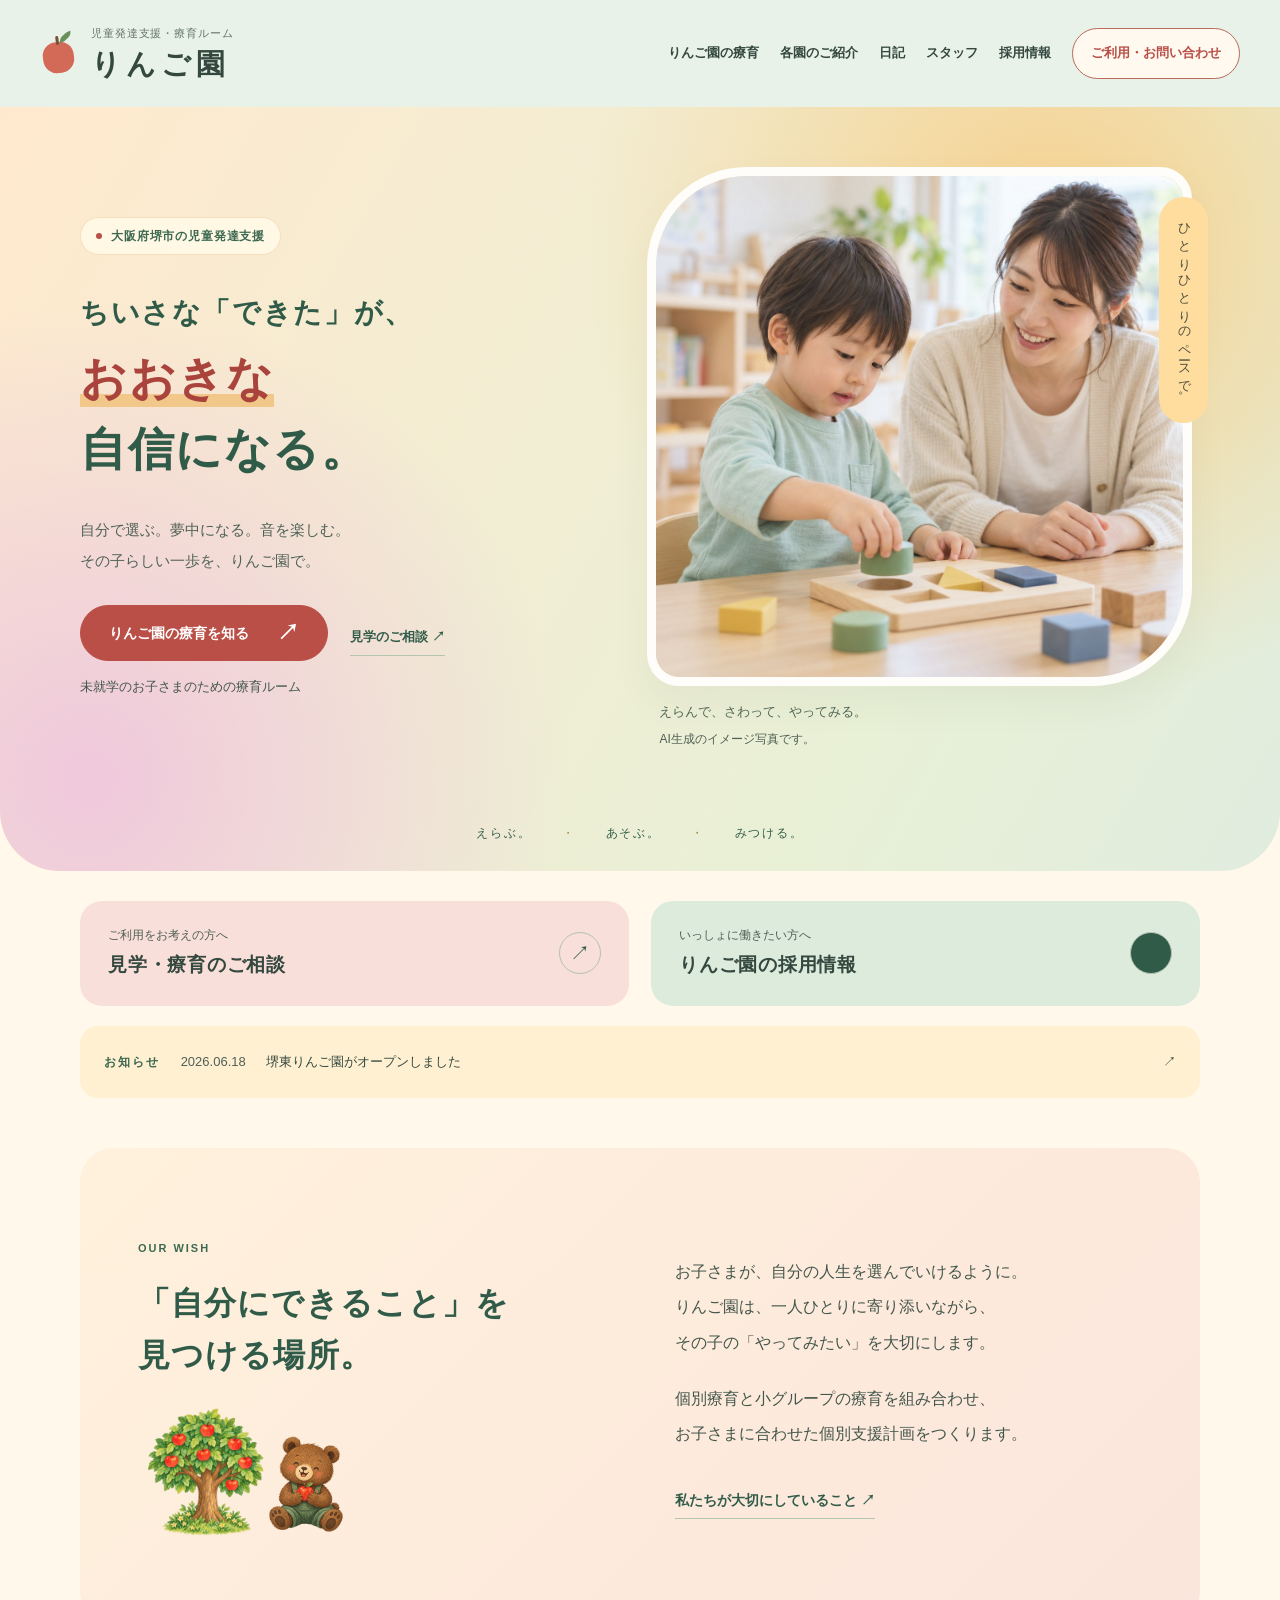
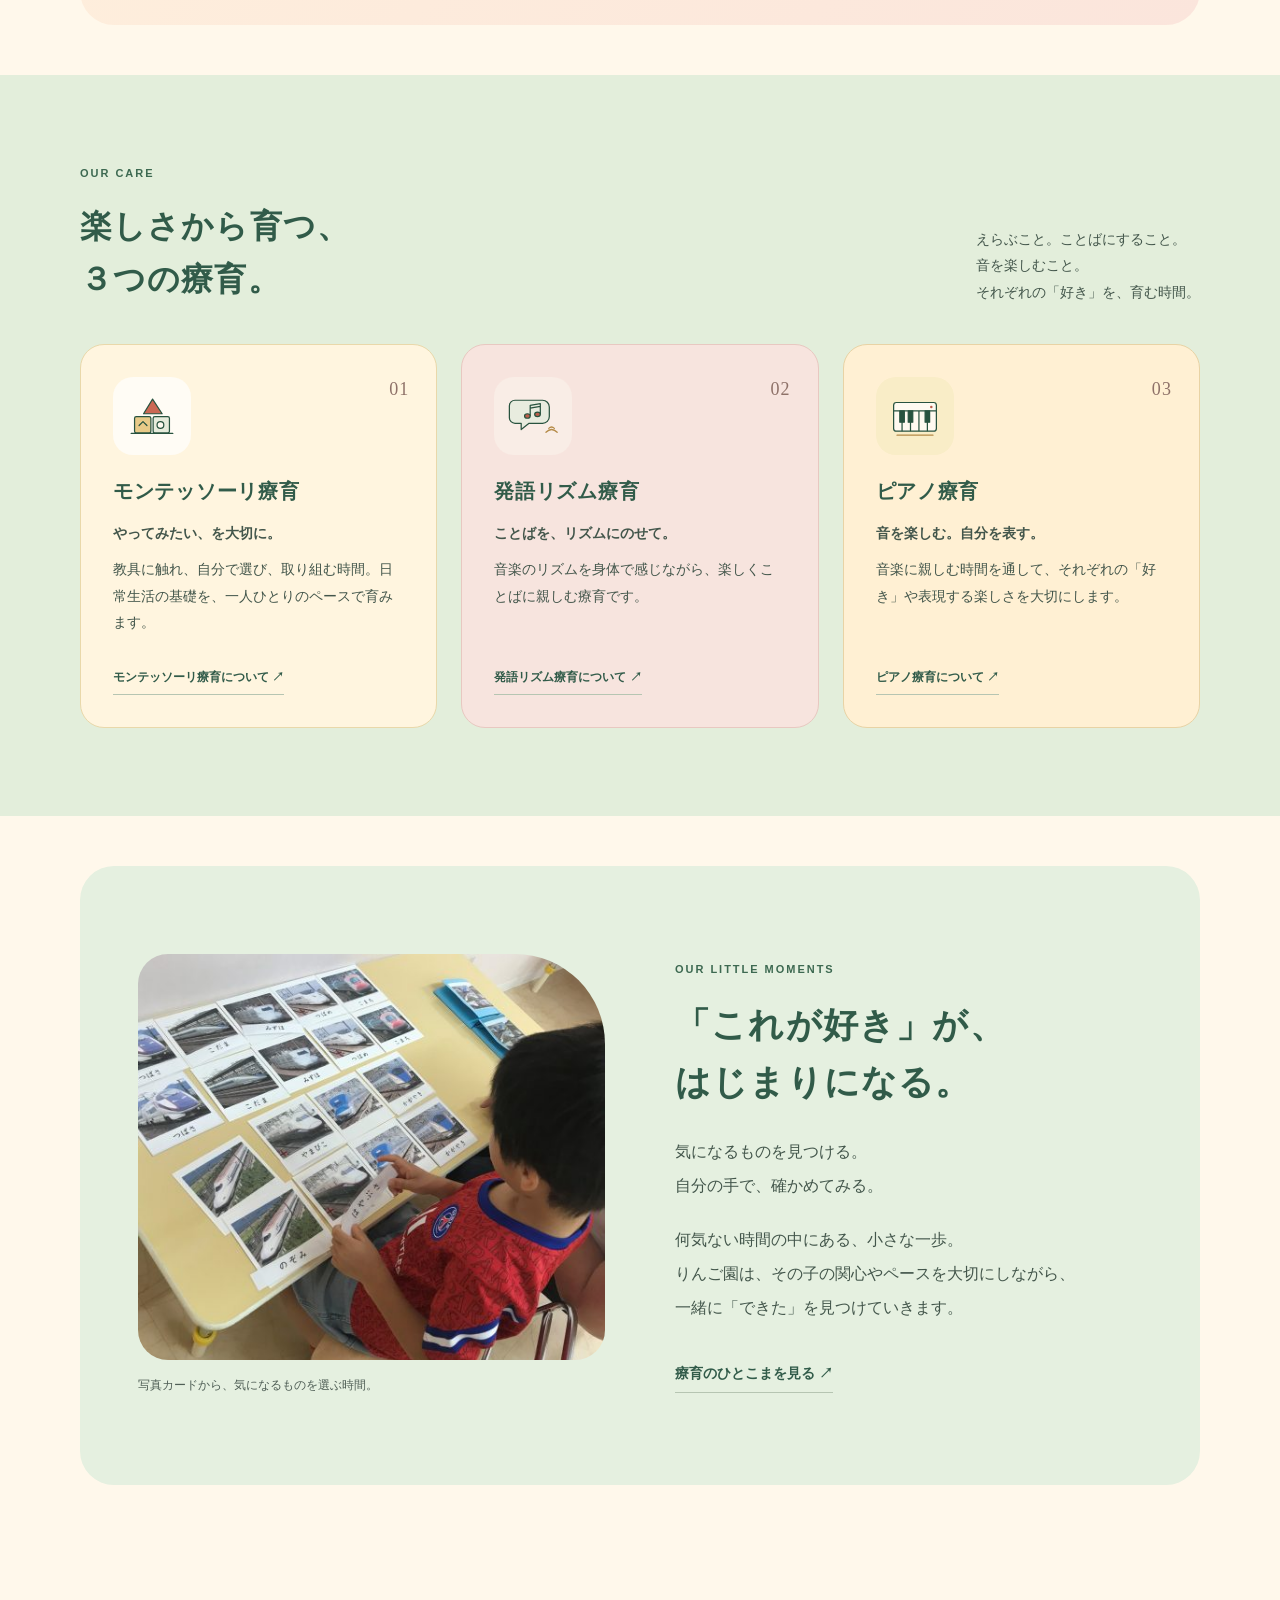
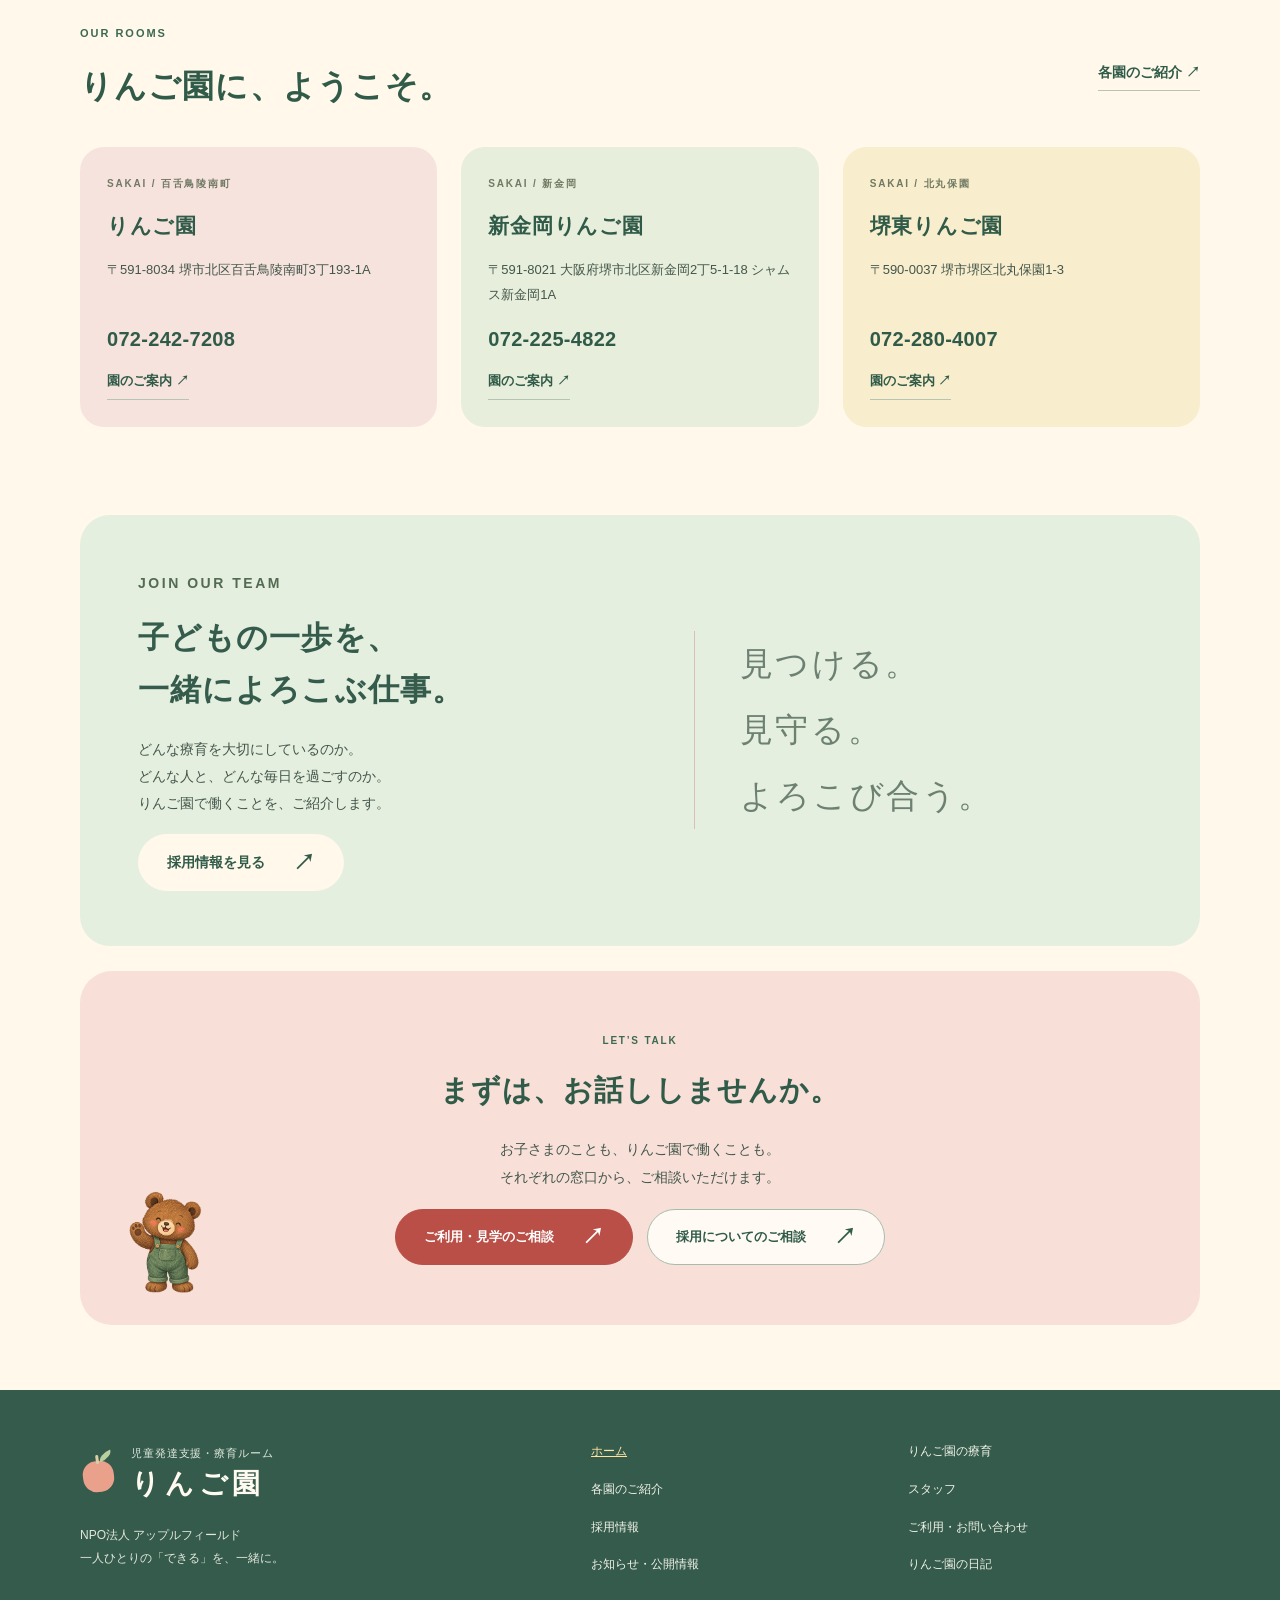
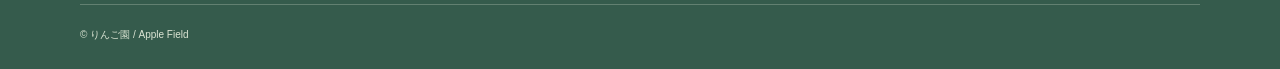
<file: index.html>
<!doctype html>
<html lang="ja">
<head>
<meta charset="utf-8">
<meta name="viewport" content="width=device-width,initial-scale=1"><title>自分にできることを見つける場所 | 療育ルーム りんご園</title>
<meta name="description" content="大阪府堺市の未就学児向け療育ルーム。モンテッソーリ・発語リズム・ピアノの療育と、りんご園の採用情報をご案内します。">
<meta name="robots" content="index,follow">
<meta property="og:title" content="自分にできることを見つける場所 | 療育ルーム りんご園">
<meta property="og:description" content="大阪府堺市の未就学児向け療育ルーム。モンテッソーリ・発語リズム・ピアノの療育と、りんご園の採用情報をご案内します。">
<meta property="og:type" content="website">
<meta property="og:locale" content="ja_JP">
<link rel="stylesheet" href="style.css">
<link rel="stylesheet" href="blog.css">
<link rel="stylesheet" href="orchard-theme.css">
<link rel="stylesheet" href="pastel-theme.css">
<link rel="canonical" href="https://lintailangjiaowu-netizen.github.io/ringoen/">
<meta property="og:url" content="https://lintailangjiaowu-netizen.github.io/ringoen/">
<meta property="og:image" content="https://lintailangjiaowu-netizen.github.io/ringoen/assets/care-activity-02.jpg">
<meta property="og:image:alt" content="木製の教具に取り組む、りんご園の療育の様子">
<meta name="theme-color" content="#e5f1e9">
<link rel="icon" type="image/svg+xml" href="assets/favicon.svg">
</head>
<body class="orchard-page orchard-home"><a class="skip" href="#main">本文へ移動</a>
<header class="header"><a class="brand" href="index.html" aria-current="page"><span class="brand-mark" aria-hidden="true">●</span><span><small>児童発達支援・療育ルーム</small><strong>りんご園</strong></span></a><button class="menu-toggle" aria-expanded="false" aria-controls="navigation">メニュー</button>
<nav id="navigation" aria-label="メインメニュー"><a href="care.html">りんご園の療育</a><a href="rooms.html">各園のご紹介</a><a href="blog.html">日記</a><a href="staff.html">スタッフ</a><a href="recruit.html">採用情報</a><a href="contact.html">ご利用・お問い合わせ</a>
</nav>
</header>
<main id="main"><!-- トップのメインビジュアル -->
<div class="hero-stage"><section class="hero wrap">
<div class="hero-copy">
<p class="eyebrow">大阪府堺市の児童発達支援</p>
<h1><span class="hero-opening">ちいさな「できた」が、</span><br><em>おおきな</em><br>自信になる。</h1>
<p class="hero-desc">自分で選ぶ。夢中になる。音を楽しむ。<br>その子らしい一歩を、りんご園で。</p><div class="hero-actions"><a class="button" href="care.html">りんご園の療育を知る<span aria-hidden="true">↗</span></a><a class="text-link" href="contact.html#contact-form">見学のご相談 ↗</a></div>
<p class="hero-note">未就学のお子さまのための療育ルーム</p>
</div>
<figure class="hero-photo-story"><img class="hero-photo-main" src="assets/ai-learning-moment.jpg" alt="木の形合わせを楽しむ子どもと、そばで見守る大人のイメージ（AI生成）" width="1254" height="1254" fetchpriority="high" decoding="async"><span class="photo-tag">ひとりひとりのペースで。</span><figcaption>えらんで、さわって、やってみる。<small class="image-credit">AI生成のイメージ写真です。</small></figcaption></figure>
</section>
<div class="orchard-ribbon" aria-label="大切にする体験"><span>えらぶ。</span><span>あそぶ。</span><span>みつける。</span></div></div>
<section class="entry wrap" aria-label="目的別のご案内"><a href="contact.html"><span class="entry-label">ご利用をお考えの方へ</span><strong>見学・療育のご相談</strong><span class="circle-arrow">↗</span></a><a href="recruit.html"><span class="entry-label">いっしょに働きたい方へ</span><strong>りんご園の採用情報</strong><span class="circle-arrow">↗</span></a>
</section>
<section class="news-strip wrap"><span class="eyebrow">お知らせ</span><time datetime="2026-06-18">2026.06.18</time><a href="news.html">堺東りんご園がオープンしました <span aria-hidden="true">↗</span></a>
</section><!-- 療育の考え方 -->
<section class="section wrap about">
<div>
<p class="eyebrow">OUR WISH</p>
<h2>「自分にできること」を<br>見つける場所。</h2><div class="wish-art" aria-hidden="true"><img class="orchard-tree" src="assets/orchard-tree.png" alt="" width="1211" height="1299" loading="lazy" decoding="async"><img class="bear-accent" src="assets/bear-apple.png" alt="" width="1280" height="1280" loading="lazy" decoding="async"></div>
</div>
<div>
<p>お子さまが、自分の人生を選んでいけるように。<br>りんご園は、一人ひとりに寄り添いながら、<br>その子の「やってみたい」を大切にします。</p>
<p>個別療育と小グループの療育を組み合わせ、<br>お子さまに合わせた個別支援計画をつくります。</p><a class="text-link" href="care.html">私たちが大切にしていること ↗</a>
</div>
</section><!-- ３本の柱 -->
<section class="section tinted care-summary"><div class="wrap"><div class="care-heading"><div><p class="eyebrow">OUR CARE</p><h2>楽しさから育つ、<br>３つの療育。</h2></div><p>えらぶこと。ことばにすること。<br>音を楽しむこと。<br>それぞれの「好き」を、育む時間。</p></div><div class="feature-grid"><article class="feature"><img class="therapy-icon" src="assets/care-montessori.svg" alt="" aria-hidden="true" width="96" height="96" loading="lazy"><div class="feature-text"><span class="number">01</span><h3>モンテッソーリ療育</h3><p class="catch">やってみたい、を大切に。</p><p>教具に触れ、自分で選び、取り組む時間。日常生活の基礎を、一人ひとりのペースで育みます。</p><a class="text-link" href="care.html#montessori">モンテッソーリ療育について ↗</a></div></article><article class="feature"><img class="therapy-icon" src="assets/care-rhythm.svg" alt="" aria-hidden="true" width="96" height="96" loading="lazy"><div class="feature-text"><span class="number">02</span><h3>発語リズム療育</h3><p class="catch">ことばを、リズムにのせて。</p><p>音楽のリズムを身体で感じながら、楽しくことばに親しむ療育です。</p><a class="text-link" href="care.html#rhythm">発語リズム療育について ↗</a></div></article><article class="feature"><img class="therapy-icon" src="assets/care-piano.svg" alt="" aria-hidden="true" width="96" height="96" loading="lazy"><div class="feature-text"><span class="number">03</span><h3>ピアノ療育</h3><p class="catch">音を楽しむ。自分を表す。</p><p>音楽に親しむ時間を通して、それぞれの「好き」や表現する楽しさを大切にします。</p><a class="text-link" href="care.html#piano">ピアノ療育について ↗</a></div></article></div></div></section>
<section class="section wrap photo-story"><figure><img src="assets/care-activity-03.jpg" alt="興味のある乗り物の写真カードを指さして選ぶお子さま" width="500" height="500" loading="lazy" decoding="async"><figcaption>写真カードから、気になるものを選ぶ時間。</figcaption></figure><div><p class="eyebrow">OUR LITTLE MOMENTS</p><h2>「これが好き」が、<br>はじまりになる。</h2><p>気になるものを見つける。<br>自分の手で、確かめてみる。</p><p>何気ない時間の中にある、小さな一歩。<br>りんご園は、その子の関心やペースを大切にしながら、<br>一緒に「できた」を見つけていきます。</p><a class="text-link" href="care.html">療育のひとこまを見る ↗</a></div></section>
<section class="section wrap">
<div class="section-head">
<div>
<p class="eyebrow">OUR ROOMS</p>
<h2>りんご園に、ようこそ。</h2>
</div><a class="text-link" href="rooms.html">各園のご紹介 ↗</a>
</div>
<div class="room-grid">
<article class="room">
<p class="eyebrow">SAKAI / 百舌鳥陵南町</p>
<h3>りんご園</h3>
<p>〒591-8034 堺市北区百舌鳥陵南町3丁193-1A</p><a class="phone" href="tel:0722427208">072-242-7208</a><a class="text-link" href="rooms.html#ringoen">園のご案内 ↗</a>
</article>
<article class="room">
<p class="eyebrow">SAKAI / 新金岡</p>
<h3>新金岡りんご園</h3>
<p>〒591-8021 大阪府堺市北区新金岡2丁5-1-18 シャムス新金岡1A</p><a class="phone" href="tel:0722254822">072-225-4822</a><a class="text-link" href="rooms.html#shinkanaoka">園のご案内 ↗</a>
</article>
<article class="room">
<p class="eyebrow">SAKAI / 北丸保園</p>
<h3>堺東りんご園</h3>
<p>〒590-0037 堺市堺区北丸保園1-3</p><a class="phone" href="tel:0722804007">072-280-4007</a><a class="text-link" href="rooms.html#sakaihigashi">園のご案内 ↗</a>
</article>
</div>
</section><section class="section wrap blog-home" hidden><div class="section-head"><div><p class="eyebrow">OUR DIARY</p><h2>りんご園の、今日のひとこま。</h2></div><a class="text-link" href="blog.html">日記をもっと読む ↗</a></div><div class="blog-list" data-blog-list data-limit="1"></div><noscript><p>日記を表示するにはJavaScriptを有効にしてください。</p></noscript></section><!-- 採用への入り口 -->
<section class="recruit-banner wrap">
<div>
<p class="eyebrow">JOIN OUR TEAM</p>
<h2>子どもの一歩を、<br>一緒によろこぶ仕事。</h2>
<p>どんな療育を大切にしているのか。<br>どんな人と、どんな毎日を過ごすのか。<br>りんご園で働くことを、ご紹介します。</p><a class="button light" href="recruit.html">採用情報を見る<span aria-hidden="true">↗</span></a>
</div>
<div class="recruit-words" aria-hidden="true">見つける。<br>見守る。<br>よろこび合う。</div>
</section>
<section class="cta wrap bear-cta"><img class="bear-accent" src="assets/bear-wave.png" alt="" aria-hidden="true" width="1280" height="1280" loading="lazy" decoding="async">
<p class="eyebrow">LET’S TALK</p>
<h2>まずは、お話ししませんか。</h2>
<p>お子さまのことも、りんご園で働くことも。<br>それぞれの窓口から、ご相談いただけます。</p>
<div class="actions"><a class="button " href="contact.html">ご利用・見学のご相談<span aria-hidden="true">↗</span></a><a class="button outline" href="recruit.html#inquiry">採用についてのご相談<span aria-hidden="true">↗</span></a>
</div>
</section>
</main>
<footer>
<div class="footer-inner">
<div class="brand"><span class="brand-mark" aria-hidden="true">●</span><span><small>児童発達支援・療育ルーム</small><strong>りんご園</strong></span>
</div>
<p>NPO法人 アップルフィールド<br>一人ひとりの「できる」を、一緒に。</p>
<nav class="footer-links" aria-label="フッターメニュー"><a href="index.html" aria-current="page">ホーム</a><a href="care.html">りんご園の療育</a><a href="rooms.html">各園のご紹介</a><a href="staff.html">スタッフ</a><a href="recruit.html">採用情報</a><a href="contact.html">ご利用・お問い合わせ</a><a href="news.html">お知らせ・公開情報</a>
<a href="blog.html">りんご園の日記</a></nav>
<p class="fine">© りんご園 / Apple Field</p>
</div>
</footer>
<script src="blog-data.js" defer></script>
<script src="blog.js" defer></script>
<script src="script.js" defer>
</script>
</body>
</html>
</file>
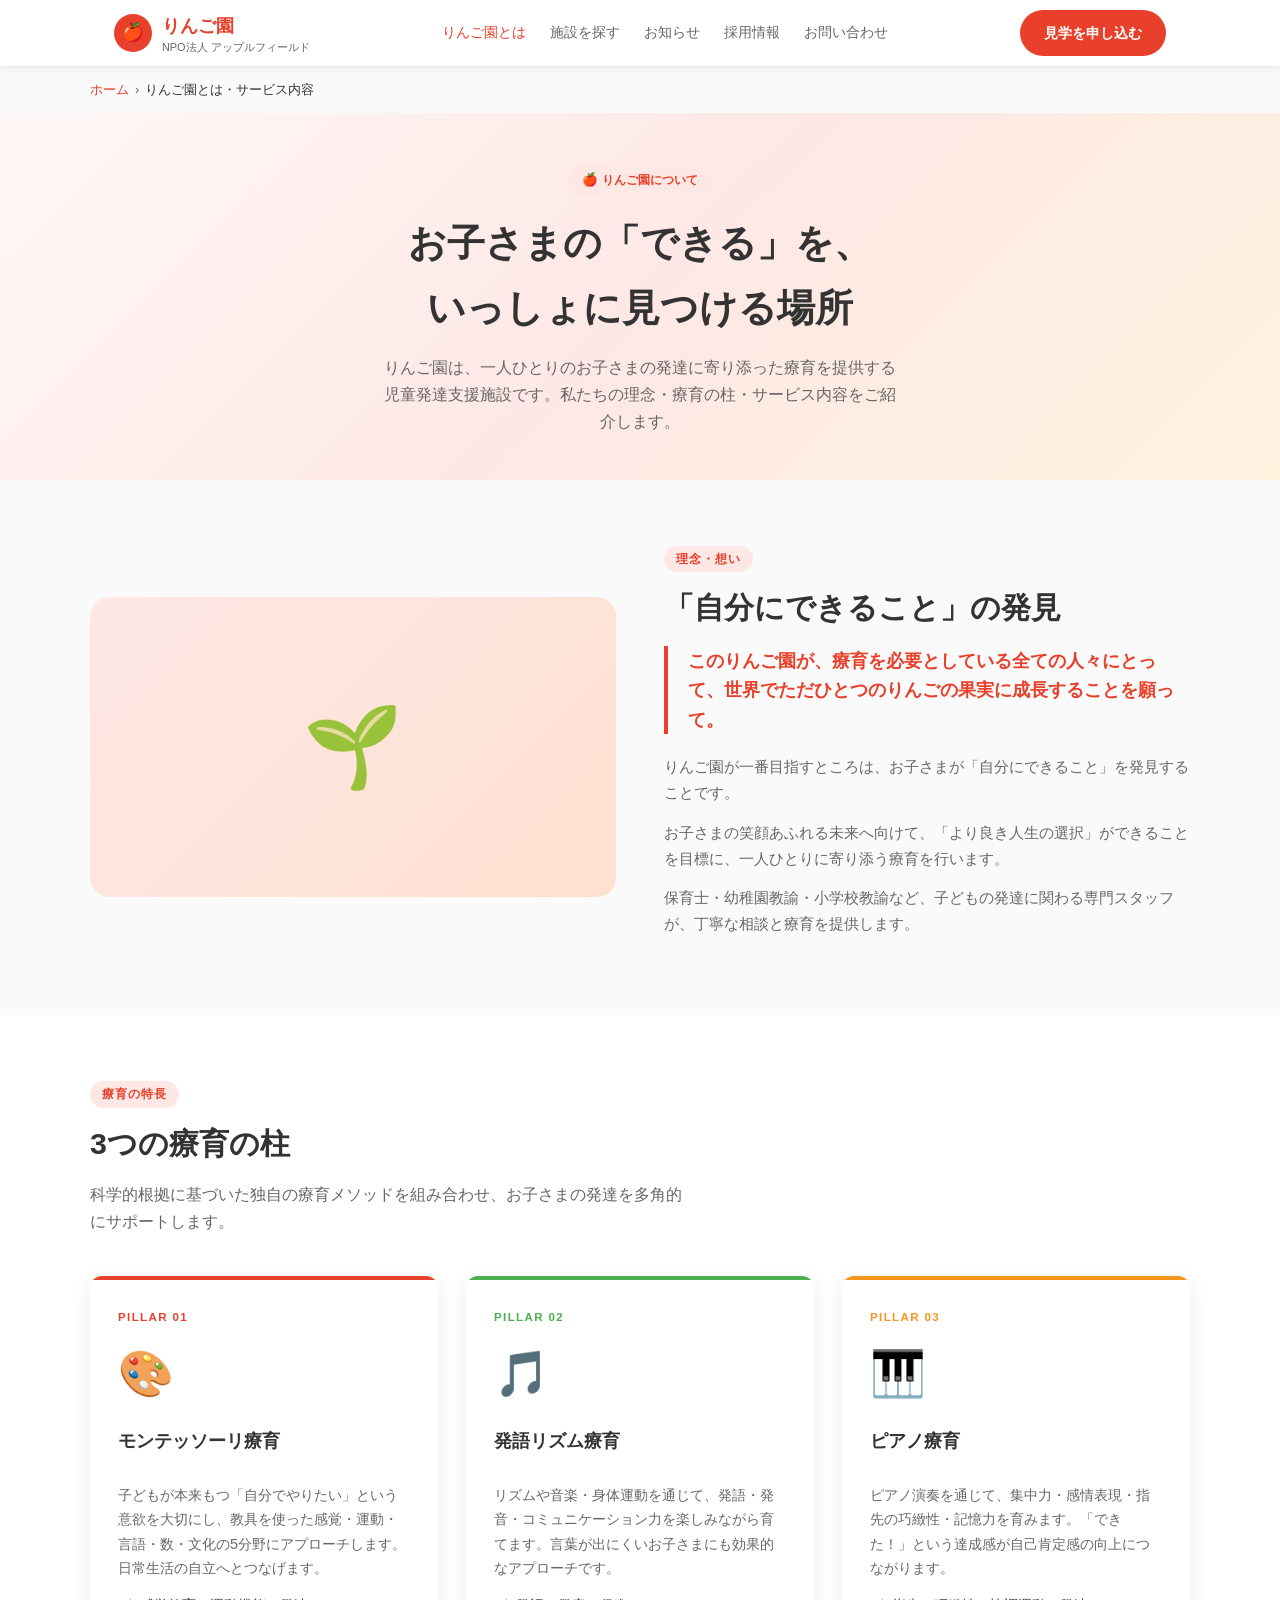
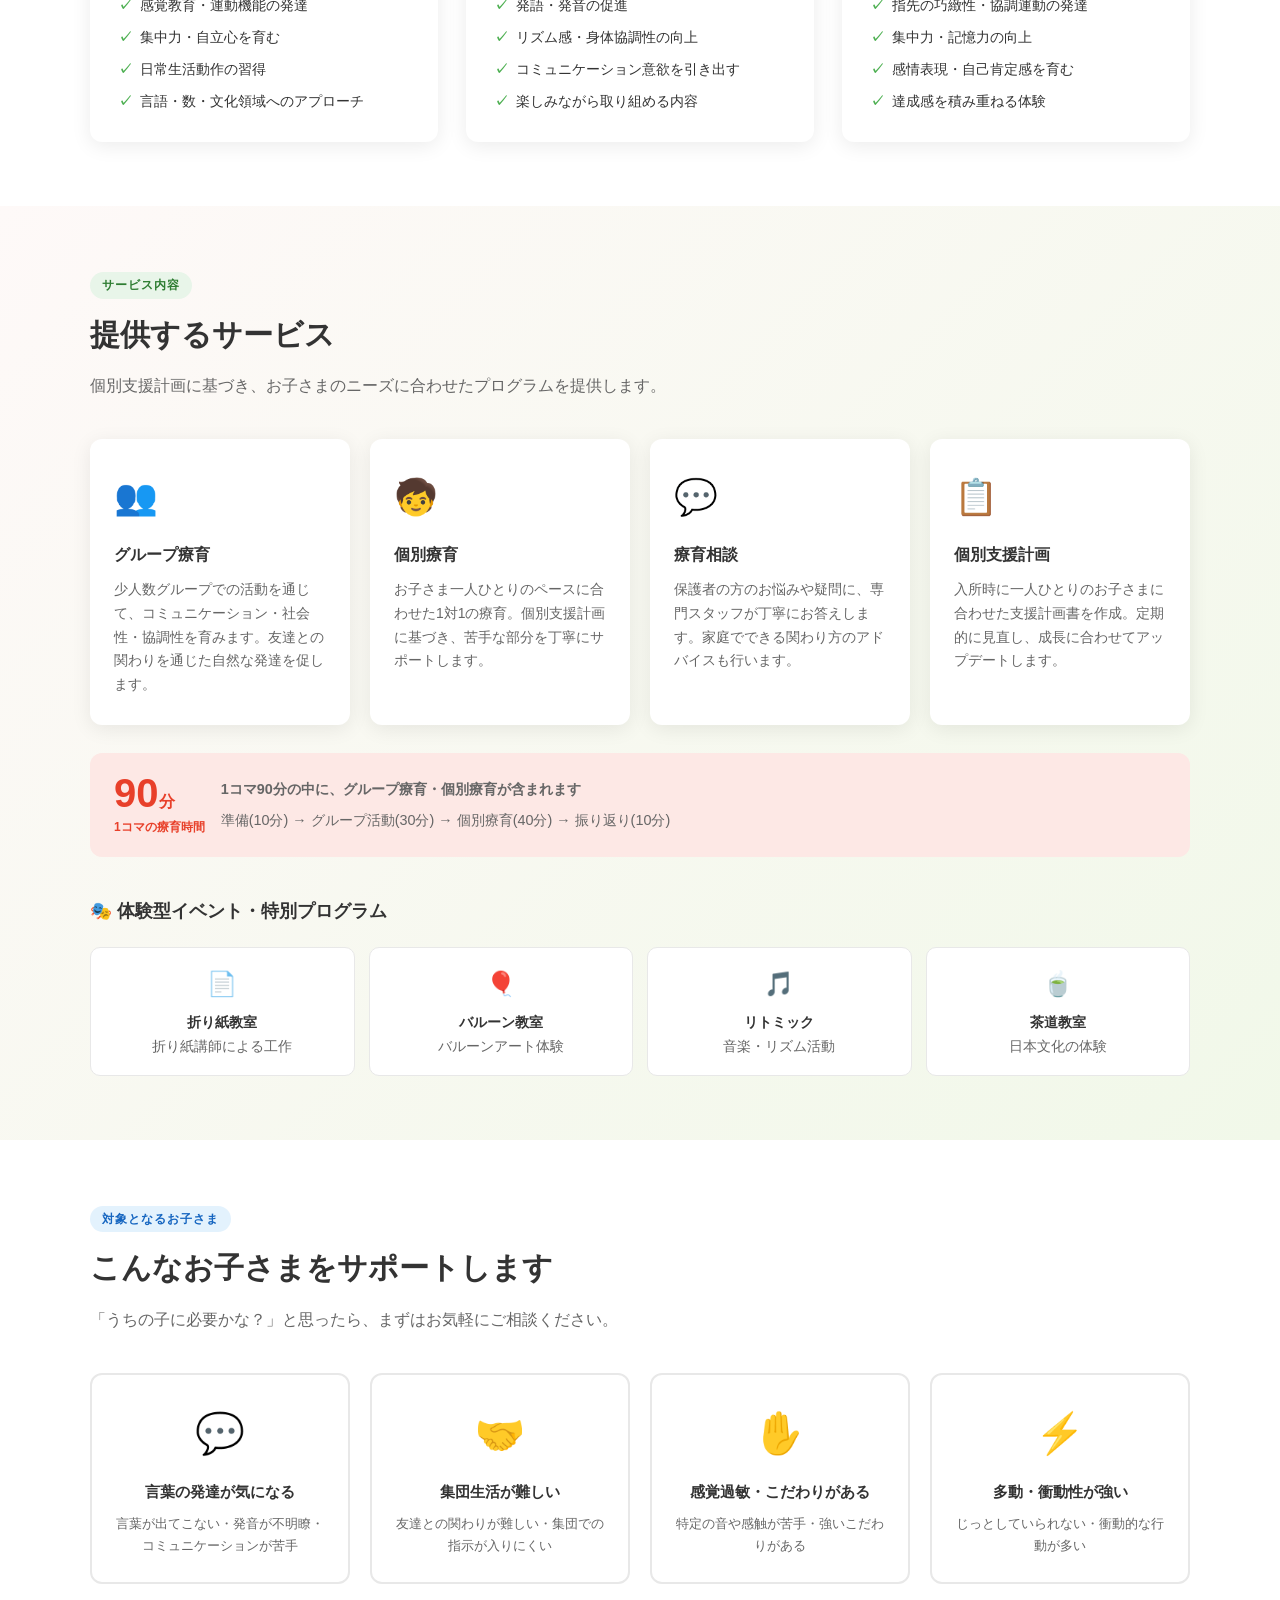
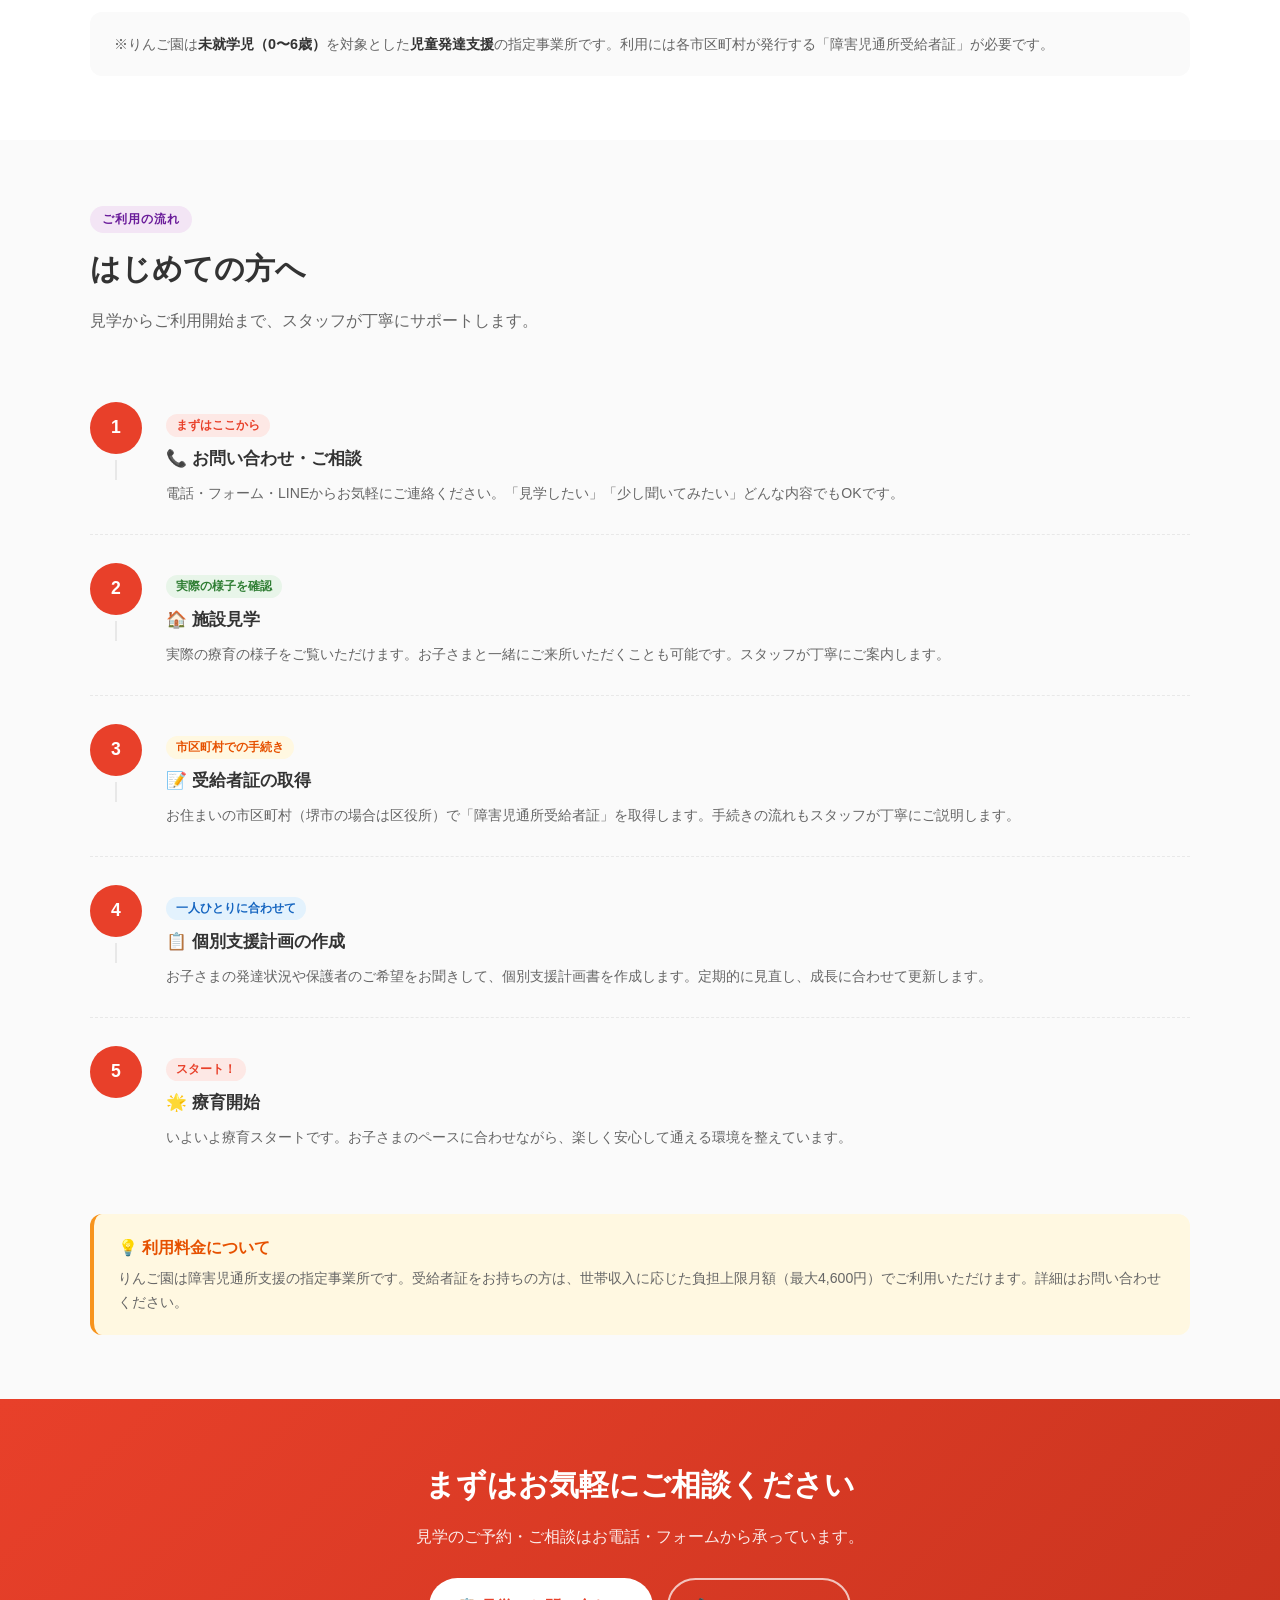
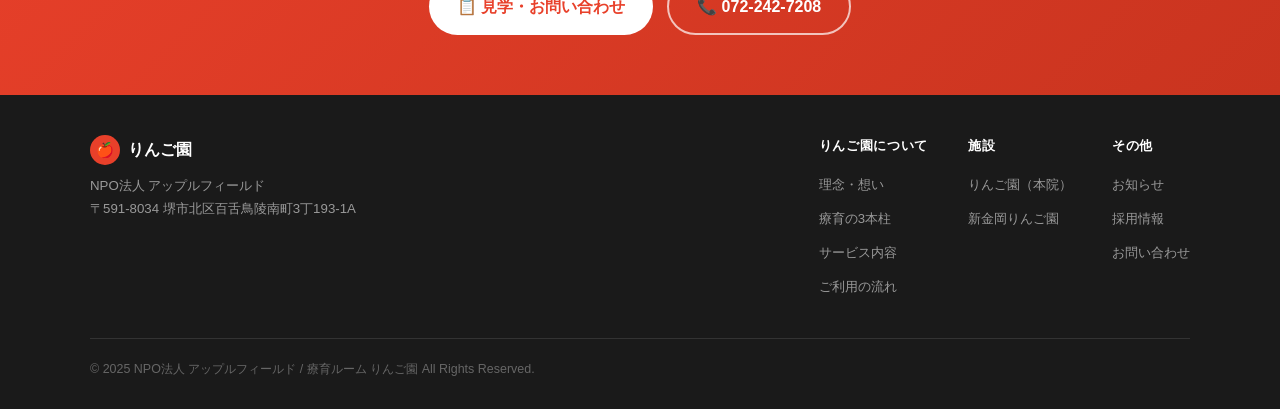
<file: about.html>
<!DOCTYPE html>
<html lang="ja">
<head>
  <meta charset="UTF-8">
  <meta name="viewport" content="width=device-width, initial-scale=1.0">
  <title>りんご園とは・サービス内容 | 療育ルーム りんご園</title>
  <meta name="description" content="りんご園の療育方針・3つの療育の柱・サービス内容・ご利用の流れについてご案内します。">
  <style>
    *, *::before, *::after { box-sizing: border-box; margin: 0; padding: 0; }
    html { scroll-behavior: smooth; }
    body { font-family: 'Hiragino Sans', 'Hiragino Kaku Gothic ProN', 'Meiryo', sans-serif; color: #333; line-height: 1.7; background: #fff; }
    a { color: inherit; text-decoration: none; }
    :root {
      --red: #e8402a; --red-lt: #fde8e5;
      --green: #4caf50; --green-lt: #e8f5e9;
      --orange: #f7941d;
      --muted: #666; --border: #e8e8e8;
      --radius: 12px; --shadow: 0 4px 20px rgba(0,0,0,.08);
    }
    .btn { display: inline-flex; align-items: center; gap: 6px; padding: 11px 24px; border-radius: 50px; font-size: .9rem; font-weight: 600; cursor: pointer; transition: all .2s; border: none; }
    .btn-primary { background: var(--red); color: #fff; }
    .btn-primary:hover { background: #c9341f; transform: translateY(-1px); box-shadow: 0 4px 14px rgba(232,64,42,.35); }
    .btn-outline { background: transparent; color: var(--red); border: 2px solid var(--red); }
    .btn-outline:hover { background: var(--red-lt); }

    /* Header */
    header { position: sticky; top: 0; z-index: 100; background: #fff; border-bottom: 1px solid var(--border); box-shadow: 0 2px 8px rgba(0,0,0,.06); }
    .header-inner { max-width: 1100px; margin: 0 auto; display: flex; align-items: center; justify-content: space-between; padding: 0 24px; height: 66px; }
    .logo { display: flex; align-items: center; gap: 10px; font-size: 1.15rem; font-weight: 700; color: var(--red); }
    .logo-icon { width: 38px; height: 38px; background: var(--red); border-radius: 50%; display: flex; align-items: center; justify-content: center; font-size: 1.1rem; color: #fff; }
    .logo-sub { font-size: .68rem; color: var(--muted); font-weight: 400; display: block; margin-top: -3px; }
    nav { display: flex; align-items: center; gap: 24px; font-size: .88rem; }
    nav a { color: var(--muted); font-weight: 500; transition: color .2s; }
    nav a:hover, nav a.active { color: var(--red); }
    .hamburger { display: none; flex-direction: column; gap: 5px; cursor: pointer; padding: 4px; }
    .hamburger span { display: block; width: 24px; height: 2px; background: #333; border-radius: 2px; }
    .mobile-nav { display: none; position: fixed; inset: 66px 0 0 0; background: #fff; z-index: 99; overflow-y: auto; padding: 20px 24px; flex-direction: column; gap: 12px; }
    .mobile-nav.open { display: flex; }
    .mobile-nav a { padding: 12px 0; border-bottom: 1px solid var(--border); font-size: 1rem; color: #333; font-weight: 500; }

    /* Breadcrumb */
    .breadcrumb { background: #fafafa; padding: 12px 24px; font-size: .82rem; color: var(--muted); }
    .breadcrumb-inner { max-width: 1100px; margin: 0 auto; display: flex; gap: 6px; align-items: center; flex-wrap: wrap; }
    .breadcrumb a { color: var(--red); }
    .breadcrumb a:hover { text-decoration: underline; }

    /* Page Hero */
    .page-hero { background: linear-gradient(135deg, #fff8f7, #fde8e5, #fff3e0); padding: 52px 24px 44px; text-align: center; }
    .page-hero .tag { display: inline-block; background: var(--red-lt); color: var(--red); font-size: .78rem; font-weight: 700; padding: 4px 14px; border-radius: 50px; margin-bottom: 14px; }
    .page-hero h1 { font-size: clamp(1.6rem, 3.5vw, 2.4rem); font-weight: 800; margin-bottom: 14px; }
    .page-hero p { color: var(--muted); max-width: 520px; margin: 0 auto; }

    /* Section */
    section { padding: 64px 24px; }
    .section-inner { max-width: 1100px; margin: 0 auto; }
    .section-tag { display: inline-block; font-size: .75rem; font-weight: 700; letter-spacing: .08em; padding: 3px 12px; border-radius: 50px; margin-bottom: 10px; }
    .section-title { font-size: clamp(1.3rem, 2.5vw, 1.9rem); font-weight: 800; margin-bottom: 12px; }
    .section-lead { color: var(--muted); margin-bottom: 40px; max-width: 600px; }

    /* Philosophy */
    .philosophy-bg { background: #fafafa; }
    .philosophy-grid { display: grid; grid-template-columns: 1fr 1fr; gap: 48px; align-items: center; }
    .philosophy-visual { background: linear-gradient(135deg, #fde8e5, #ffe0d0); border-radius: 20px; height: 300px; display: flex; align-items: center; justify-content: center; font-size: 5rem; }
    .philosophy-text blockquote { font-size: 1.15rem; font-weight: 700; color: var(--red); border-left: 4px solid var(--red); padding-left: 20px; margin-bottom: 20px; line-height: 1.6; }
    .philosophy-text p { color: var(--muted); font-size: .95rem; margin-bottom: 14px; }

    /* Pillars */
    .pillars-grid { display: grid; grid-template-columns: repeat(auto-fit, minmax(300px, 1fr)); gap: 28px; }
    .pillar-card { background: #fff; border-radius: var(--radius); overflow: hidden; box-shadow: var(--shadow); }
    .pillar-header { padding: 28px 28px 0; }
    .pillar-num { font-size: .72rem; font-weight: 800; letter-spacing: .12em; margin-bottom: 8px; }
    .pillar-card:nth-child(1) .pillar-num { color: var(--red); }
    .pillar-card:nth-child(2) .pillar-num { color: var(--green); }
    .pillar-card:nth-child(3) .pillar-num { color: var(--orange); }
    .pillar-icon { font-size: 2.8rem; margin-bottom: 14px; }
    .pillar-card h3 { font-size: 1.15rem; font-weight: 800; margin-bottom: 10px; }
    .pillar-body { padding: 16px 28px 28px; }
    .pillar-body p { font-size: .9rem; color: var(--muted); margin-bottom: 14px; }
    .pillar-points { list-style: none; display: flex; flex-direction: column; gap: 8px; }
    .pillar-points li { display: flex; gap: 8px; font-size: .88rem; }
    .pillar-points li::before { content: "✓"; color: var(--green); font-weight: 700; flex-shrink: 0; }
    .pillar-bar { height: 4px; }
    .pillar-card:nth-child(1) .pillar-bar { background: var(--red); }
    .pillar-card:nth-child(2) .pillar-bar { background: var(--green); }
    .pillar-card:nth-child(3) .pillar-bar { background: var(--orange); }

    /* Services */
    .services-bg { background: linear-gradient(135deg, #fef9f8, #f1f8e9); }
    .services-grid { display: grid; grid-template-columns: repeat(auto-fit, minmax(240px, 1fr)); gap: 20px; }
    .service-card { background: #fff; border-radius: var(--radius); padding: 28px 24px; box-shadow: var(--shadow); transition: transform .2s; }
    .service-card:hover { transform: translateY(-3px); }
    .service-card .s-icon { font-size: 2.2rem; margin-bottom: 14px; }
    .service-card h3 { font-size: 1rem; font-weight: 700; margin-bottom: 10px; }
    .service-card p { font-size: .87rem; color: var(--muted); }
    .session-info { background: var(--red-lt); border-radius: var(--radius); padding: 20px 24px; margin-top: 28px; display: flex; align-items: center; gap: 16px; }
    .session-info .s-num { font-size: 2.5rem; font-weight: 800; color: var(--red); line-height: 1; }
    .session-info .s-num span { font-size: 1rem; }
    .session-info p { font-size: .9rem; color: var(--muted); }

    /* Flow */
    .flow-bg { background: #fafafa; }
    .flow-container { position: relative; }
    .flow-steps { display: flex; flex-direction: column; gap: 0; }
    .flow-step { display: flex; gap: 24px; align-items: flex-start; padding: 28px 0; border-bottom: 1px dashed var(--border); position: relative; }
    .flow-step:last-child { border-bottom: none; }
    .flow-left { display: flex; flex-direction: column; align-items: center; gap: 0; }
    .step-num { width: 52px; height: 52px; background: var(--red); color: #fff; border-radius: 50%; display: flex; align-items: center; justify-content: center; font-size: 1.1rem; font-weight: 800; flex-shrink: 0; }
    .step-line { width: 2px; flex: 1; background: var(--border); min-height: 20px; margin-top: 6px; }
    .flow-step:last-child .step-line { display: none; }
    .flow-content { padding-top: 8px; flex: 1; }
    .flow-content h3 { font-size: 1.05rem; font-weight: 700; margin-bottom: 8px; }
    .flow-content p { font-size: .88rem; color: var(--muted); }
    .flow-tag { display: inline-block; font-size: .72rem; font-weight: 700; padding: 2px 10px; border-radius: 50px; margin-bottom: 8px; }
    .flow-icon { font-size: 2rem; margin-top: 6px; }
    .notice-box { background: #fff8e1; border-radius: var(--radius); padding: 20px 24px; border-left: 4px solid var(--orange); margin-top: 36px; }
    .notice-box strong { color: #e65100; }
    .notice-box p { font-size: .88rem; color: var(--muted); margin-top: 6px; }

    /* Target */
    .target-bg { background: #fff; }
    .target-cards { display: grid; grid-template-columns: repeat(auto-fit, minmax(220px, 1fr)); gap: 20px; }
    .target-card { border: 2px solid var(--border); border-radius: var(--radius); padding: 24px 20px; text-align: center; transition: border-color .2s, transform .2s; }
    .target-card:hover { border-color: var(--red); transform: translateY(-3px); }
    .target-card .t-icon { font-size: 2.5rem; margin-bottom: 12px; }
    .target-card h4 { font-size: .95rem; font-weight: 700; margin-bottom: 8px; }
    .target-card p { font-size: .83rem; color: var(--muted); }

    /* CTA */
    .cta-section { background: linear-gradient(135deg, var(--red), #c9341f); color: #fff; text-align: center; padding: 60px 24px; }
    .cta-section h2 { font-size: clamp(1.3rem, 3vw, 1.9rem); font-weight: 800; margin-bottom: 12px; }
    .cta-section p { opacity: .9; margin-bottom: 28px; }
    .cta-actions { display: flex; gap: 14px; justify-content: center; flex-wrap: wrap; }
    .btn-white { background: #fff; color: var(--red); font-weight: 700; padding: 13px 28px; border-radius: 50px; display: inline-flex; align-items: center; gap: 6px; }
    .btn-white:hover { background: #ffe; }
    .btn-white-outline { background: transparent; color: #fff; border: 2px solid rgba(255,255,255,.7); font-weight: 600; padding: 13px 28px; border-radius: 50px; display: inline-flex; align-items: center; gap: 6px; }
    .btn-white-outline:hover { background: rgba(255,255,255,.15); }

    /* Reveal */
    .reveal { opacity: 0; transform: translateY(20px); transition: opacity .5s, transform .5s; }
    .reveal.visible { opacity: 1; transform: none; }

    /* Footer */
    footer { background: #1a1a1a; color: #ccc; padding: 40px 24px 28px; }
    .footer-inner { max-width: 1100px; margin: 0 auto; }
    .footer-top { display: flex; justify-content: space-between; align-items: flex-start; flex-wrap: wrap; gap: 32px; margin-bottom: 32px; }
    .footer-logo { color: #fff; font-weight: 700; display: flex; align-items: center; gap: 8px; margin-bottom: 10px; }
    .footer-logo-icon { width: 30px; height: 30px; background: var(--red); border-radius: 50%; display: flex; align-items: center; justify-content: center; font-size: .9rem; }
    .footer-brand p { font-size: .83rem; color: #999; }
    .footer-nav-cols { display: flex; gap: 40px; flex-wrap: wrap; }
    .footer-nav-group h5 { color: #fff; font-size: .83rem; font-weight: 700; margin-bottom: 12px; letter-spacing: .05em; }
    .footer-nav-group ul { list-style: none; }
    .footer-nav-group li { margin-bottom: 7px; }
    .footer-nav-group a { font-size: .82rem; color: #999; transition: color .2s; }
    .footer-nav-group a:hover { color: #fff; }
    .footer-bottom { border-top: 1px solid #333; padding-top: 20px; display: flex; justify-content: space-between; align-items: center; flex-wrap: wrap; gap: 10px; }
    .footer-bottom p { font-size: .78rem; color: #666; }

    @media (max-width: 768px) {
      nav { display: none; }
      .hamburger { display: flex; }
      .philosophy-grid { grid-template-columns: 1fr; }
      .philosophy-visual { height: 180px; }
      section { padding: 48px 20px; }
    }
  </style>
</head>
<body>

<header>
  <div class="header-inner">
    <a href="index.html" class="logo">
      <div class="logo-icon">🍎</div>
      <div>りんご園<span class="logo-sub">NPO法人 アップルフィールド</span></div>
    </a>
    <nav>
      <a href="about.html" class="active">りんご園とは</a>
      <a href="index.html#facilities">施設を探す</a>
      <a href="news.html">お知らせ</a>
      <a href="recruit.html">採用情報</a>
      <a href="contact.html">お問い合わせ</a>
    </nav>
    <a href="contact.html" class="btn btn-primary" style="display:none" id="header-cta">見学を申し込む</a>
    <div class="hamburger" onclick="toggleNav()"><span></span><span></span><span></span></div>
  </div>
</header>
<div class="mobile-nav" id="mobileNav">
  <a href="about.html" onclick="toggleNav()">りんご園とは</a>
  <a href="index.html#facilities" onclick="toggleNav()">施設を探す</a>
  <a href="news.html" onclick="toggleNav()">お知らせ</a>
  <a href="recruit.html" onclick="toggleNav()">採用情報</a>
  <a href="contact.html" onclick="toggleNav()">お問い合わせ</a>
  <a href="contact.html" class="btn btn-primary" onclick="toggleNav()" style="text-align:center;margin-top:8px">見学を申し込む</a>
</div>

<div class="breadcrumb">
  <div class="breadcrumb-inner">
    <a href="index.html">ホーム</a>
    <span>›</span>
    <span style="color:#333">りんご園とは・サービス内容</span>
  </div>
</div>

<!-- Page Hero -->
<div class="page-hero">
  <span class="tag">🍎 りんご園について</span>
  <h1>お子さまの「できる」を、<br>いっしょに見つける場所</h1>
  <p>りんご園は、一人ひとりのお子さまの発達に寄り添った療育を提供する児童発達支援施設です。私たちの理念・療育の柱・サービス内容をご紹介します。</p>
</div>

<!-- Philosophy -->
<section class="philosophy-bg" id="philosophy">
  <div class="section-inner">
    <div class="philosophy-grid reveal">
      <div class="philosophy-visual">🌱</div>
      <div class="philosophy-text">
        <span class="section-tag" style="background:var(--red-lt);color:var(--red)">理念・想い</span>
        <h2 class="section-title">「自分にできること」の発見</h2>
        <blockquote>このりんご園が、療育を必要としている全ての人々にとって、世界でただひとつのりんごの果実に成長することを願って。</blockquote>
        <p>りんご園が一番目指すところは、お子さまが「自分にできること」を発見することです。</p>
        <p>お子さまの笑顔あふれる未来へ向けて、「より良き人生の選択」ができることを目標に、一人ひとりに寄り添う療育を行います。</p>
        <p>保育士・幼稚園教諭・小学校教諭など、子どもの発達に関わる専門スタッフが、丁寧な相談と療育を提供します。</p>
      </div>
    </div>
  </div>
</section>

<!-- Pillars -->
<section id="pillars">
  <div class="section-inner">
    <span class="section-tag" style="background:var(--red-lt);color:var(--red)">療育の特長</span>
    <h2 class="section-title">3つの療育の柱</h2>
    <p class="section-lead">科学的根拠に基づいた独自の療育メソッドを組み合わせ、お子さまの発達を多角的にサポートします。</p>
    <div class="pillars-grid reveal">
      <div class="pillar-card">
        <div class="pillar-bar"></div>
        <div class="pillar-header">
          <div class="pillar-num">PILLAR 01</div>
          <div class="pillar-icon">🎨</div>
          <h3>モンテッソーリ療育</h3>
        </div>
        <div class="pillar-body">
          <p>子どもが本来もつ「自分でやりたい」という意欲を大切にし、教具を使った感覚・運動・言語・数・文化の5分野にアプローチします。日常生活の自立へとつなげます。</p>
          <ul class="pillar-points">
            <li>感覚教育・運動機能の発達</li>
            <li>集中力・自立心を育む</li>
            <li>日常生活動作の習得</li>
            <li>言語・数・文化領域へのアプローチ</li>
          </ul>
        </div>
      </div>
      <div class="pillar-card">
        <div class="pillar-bar"></div>
        <div class="pillar-header">
          <div class="pillar-num">PILLAR 02</div>
          <div class="pillar-icon">🎵</div>
          <h3>発語リズム療育</h3>
        </div>
        <div class="pillar-body">
          <p>リズムや音楽・身体運動を通じて、発語・発音・コミュニケーション力を楽しみながら育てます。言葉が出にくいお子さまにも効果的なアプローチです。</p>
          <ul class="pillar-points">
            <li>発語・発音の促進</li>
            <li>リズム感・身体協調性の向上</li>
            <li>コミュニケーション意欲を引き出す</li>
            <li>楽しみながら取り組める内容</li>
          </ul>
        </div>
      </div>
      <div class="pillar-card">
        <div class="pillar-bar"></div>
        <div class="pillar-header">
          <div class="pillar-num">PILLAR 03</div>
          <div class="pillar-icon">🎹</div>
          <h3>ピアノ療育</h3>
        </div>
        <div class="pillar-body">
          <p>ピアノ演奏を通じて、集中力・感情表現・指先の巧緻性・記憶力を育みます。「できた！」という達成感が自己肯定感の向上につながります。</p>
          <ul class="pillar-points">
            <li>指先の巧緻性・協調運動の発達</li>
            <li>集中力・記憶力の向上</li>
            <li>感情表現・自己肯定感を育む</li>
            <li>達成感を積み重ねる体験</li>
          </ul>
        </div>
      </div>
    </div>
  </div>
</section>

<!-- Services -->
<section class="services-bg" id="services">
  <div class="section-inner">
    <span class="section-tag" style="background:var(--green-lt);color:#2e7d32">サービス内容</span>
    <h2 class="section-title">提供するサービス</h2>
    <p class="section-lead">個別支援計画に基づき、お子さまのニーズに合わせたプログラムを提供します。</p>
    <div class="services-grid reveal">
      <div class="service-card">
        <div class="s-icon">👥</div>
        <h3>グループ療育</h3>
        <p>少人数グループでの活動を通じて、コミュニケーション・社会性・協調性を育みます。友達との関わりを通じた自然な発達を促します。</p>
      </div>
      <div class="service-card">
        <div class="s-icon">🧒</div>
        <h3>個別療育</h3>
        <p>お子さま一人ひとりのペースに合わせた1対1の療育。個別支援計画に基づき、苦手な部分を丁寧にサポートします。</p>
      </div>
      <div class="service-card">
        <div class="s-icon">💬</div>
        <h3>療育相談</h3>
        <p>保護者の方のお悩みや疑問に、専門スタッフが丁寧にお答えします。家庭でできる関わり方のアドバイスも行います。</p>
      </div>
      <div class="service-card">
        <div class="s-icon">📋</div>
        <h3>個別支援計画</h3>
        <p>入所時に一人ひとりのお子さまに合わせた支援計画書を作成。定期的に見直し、成長に合わせてアップデートします。</p>
      </div>
    </div>
    <div class="session-info reveal">
      <div>
        <div class="s-num">90<span>分</span></div>
        <div style="font-size:.75rem;color:var(--red);font-weight:700;margin-top:4px">1コマの療育時間</div>
      </div>
      <div>
        <p style="font-weight:700;margin-bottom:6px">1コマ90分の中に、グループ療育・個別療育が含まれます</p>
        <p>準備(10分) → グループ活動(30分) → 個別療育(40分) → 振り返り(10分)</p>
      </div>
    </div>

    <!-- Additional programs -->
    <div style="margin-top:40px">
      <h3 style="font-size:1.1rem;font-weight:700;margin-bottom:20px">🎭 体験型イベント・特別プログラム</h3>
      <div style="display:grid;grid-template-columns:repeat(auto-fit,minmax(180px,1fr));gap:14px">
        <div style="background:#fff;border:1.5px solid var(--border);border-radius:10px;padding:16px;text-align:center;font-size:.88rem">
          <div style="font-size:1.5rem;margin-bottom:6px">📄</div><strong>折り紙教室</strong><br><span style="color:var(--muted)">折り紙講師による工作</span>
        </div>
        <div style="background:#fff;border:1.5px solid var(--border);border-radius:10px;padding:16px;text-align:center;font-size:.88rem">
          <div style="font-size:1.5rem;margin-bottom:6px">🎈</div><strong>バルーン教室</strong><br><span style="color:var(--muted)">バルーンアート体験</span>
        </div>
        <div style="background:#fff;border:1.5px solid var(--border);border-radius:10px;padding:16px;text-align:center;font-size:.88rem">
          <div style="font-size:1.5rem;margin-bottom:6px">🎵</div><strong>リトミック</strong><br><span style="color:var(--muted)">音楽・リズム活動</span>
        </div>
        <div style="background:#fff;border:1.5px solid var(--border);border-radius:10px;padding:16px;text-align:center;font-size:.88rem">
          <div style="font-size:1.5rem;margin-bottom:6px">🍵</div><strong>茶道教室</strong><br><span style="color:var(--muted)">日本文化の体験</span>
        </div>
      </div>
    </div>
  </div>
</section>

<!-- Target -->
<section class="target-bg" id="target">
  <div class="section-inner">
    <span class="section-tag" style="background:#e3f2fd;color:#1565c0">対象となるお子さま</span>
    <h2 class="section-title">こんなお子さまをサポートします</h2>
    <p class="section-lead">「うちの子に必要かな？」と思ったら、まずはお気軽にご相談ください。</p>
    <div class="target-cards reveal">
      <div class="target-card">
        <div class="t-icon">💬</div>
        <h4>言葉の発達が気になる</h4>
        <p>言葉が出てこない・発音が不明瞭・コミュニケーションが苦手</p>
      </div>
      <div class="target-card">
        <div class="t-icon">🤝</div>
        <h4>集団生活が難しい</h4>
        <p>友達との関わりが難しい・集団での指示が入りにくい</p>
      </div>
      <div class="target-card">
        <div class="t-icon">✋</div>
        <h4>感覚過敏・こだわりがある</h4>
        <p>特定の音や感触が苦手・強いこだわりがある</p>
      </div>
      <div class="target-card">
        <div class="t-icon">⚡</div>
        <h4>多動・衝動性が強い</h4>
        <p>じっとしていられない・衝動的な行動が多い</p>
      </div>
    </div>
    <div style="margin-top:28px;background:#fafafa;border-radius:var(--radius);padding:20px 24px;font-size:.9rem;color:var(--muted)">
      ※りんご園は<strong style="color:#333">未就学児（0〜6歳）</strong>を対象とした<strong style="color:#333">児童発達支援</strong>の指定事業所です。利用には各市区町村が発行する「障害児通所受給者証」が必要です。
    </div>
  </div>
</section>

<!-- Flow -->
<section class="flow-bg" id="flow">
  <div class="section-inner">
    <span class="section-tag" style="background:#f3e5f5;color:#6a1b9a">ご利用の流れ</span>
    <h2 class="section-title">はじめての方へ</h2>
    <p class="section-lead">見学からご利用開始まで、スタッフが丁寧にサポートします。</p>
    <div class="flow-steps reveal">
      <div class="flow-step">
        <div class="flow-left">
          <div class="step-num">1</div>
          <div class="step-line"></div>
        </div>
        <div class="flow-content">
          <span class="flow-tag" style="background:var(--red-lt);color:var(--red)">まずはここから</span>
          <h3>📞 お問い合わせ・ご相談</h3>
          <p>電話・フォーム・LINEからお気軽にご連絡ください。「見学したい」「少し聞いてみたい」どんな内容でもOKです。</p>
        </div>
      </div>
      <div class="flow-step">
        <div class="flow-left">
          <div class="step-num">2</div>
          <div class="step-line"></div>
        </div>
        <div class="flow-content">
          <span class="flow-tag" style="background:var(--green-lt);color:#2e7d32">実際の様子を確認</span>
          <h3>🏠 施設見学</h3>
          <p>実際の療育の様子をご覧いただけます。お子さまと一緒にご来所いただくことも可能です。スタッフが丁寧にご案内します。</p>
        </div>
      </div>
      <div class="flow-step">
        <div class="flow-left">
          <div class="step-num">3</div>
          <div class="step-line"></div>
        </div>
        <div class="flow-content">
          <span class="flow-tag" style="background:#fff8e1;color:#e65100">市区町村での手続き</span>
          <h3>📝 受給者証の取得</h3>
          <p>お住まいの市区町村（堺市の場合は区役所）で「障害児通所受給者証」を取得します。手続きの流れもスタッフが丁寧にご説明します。</p>
        </div>
      </div>
      <div class="flow-step">
        <div class="flow-left">
          <div class="step-num">4</div>
          <div class="step-line"></div>
        </div>
        <div class="flow-content">
          <span class="flow-tag" style="background:#e3f2fd;color:#1565c0">一人ひとりに合わせて</span>
          <h3>📋 個別支援計画の作成</h3>
          <p>お子さまの発達状況や保護者のご希望をお聞きして、個別支援計画書を作成します。定期的に見直し、成長に合わせて更新します。</p>
        </div>
      </div>
      <div class="flow-step">
        <div class="flow-left">
          <div class="step-num">5</div>
        </div>
        <div class="flow-content">
          <span class="flow-tag" style="background:var(--red-lt);color:var(--red)">スタート！</span>
          <h3>🌟 療育開始</h3>
          <p>いよいよ療育スタートです。お子さまのペースに合わせながら、楽しく安心して通える環境を整えています。</p>
        </div>
      </div>
    </div>
    <div class="notice-box reveal">
      <strong>💡 利用料金について</strong>
      <p>りんご園は障害児通所支援の指定事業所です。受給者証をお持ちの方は、世帯収入に応じた負担上限月額（最大4,600円）でご利用いただけます。詳細はお問い合わせください。</p>
    </div>
  </div>
</section>

<!-- CTA -->
<section class="cta-section">
  <h2>まずはお気軽にご相談ください</h2>
  <p>見学のご予約・ご相談はお電話・フォームから承っています。</p>
  <div class="cta-actions">
    <a href="contact.html" class="btn-white">📋 見学・お問い合わせ</a>
    <a href="tel:0722427208" class="btn-white-outline">📞 072-242-7208</a>
  </div>
</section>

<footer>
  <div class="footer-inner">
    <div class="footer-top">
      <div class="footer-brand">
        <div class="footer-logo"><div class="footer-logo-icon">🍎</div> りんご園</div>
        <p>NPO法人 アップルフィールド<br>〒591-8034 堺市北区百舌鳥陵南町3丁193-1A</p>
      </div>
      <div class="footer-nav-cols">
        <div class="footer-nav-group">
          <h5>りんご園について</h5>
          <ul>
            <li><a href="about.html#philosophy">理念・想い</a></li>
            <li><a href="about.html#pillars">療育の3本柱</a></li>
            <li><a href="about.html#services">サービス内容</a></li>
            <li><a href="about.html#flow">ご利用の流れ</a></li>
          </ul>
        </div>
        <div class="footer-nav-group">
          <h5>施設</h5>
          <ul>
            <li><a href="ringo-en.html">りんご園（本院）</a></li>
            <li><a href="shinkanaoka.html">新金岡りんご園</a></li>
          </ul>
        </div>
        <div class="footer-nav-group">
          <h5>その他</h5>
          <ul>
            <li><a href="news.html">お知らせ</a></li>
            <li><a href="recruit.html">採用情報</a></li>
            <li><a href="contact.html">お問い合わせ</a></li>
          </ul>
        </div>
      </div>
    </div>
    <div class="footer-bottom">
      <p>© 2025 NPO法人 アップルフィールド / 療育ルーム りんご園 All Rights Reserved.</p>
    </div>
  </div>
</footer>

<script>
  function toggleNav() { document.getElementById('mobileNav').classList.toggle('open'); }
  const reveals = document.querySelectorAll('.reveal');
  const obs = new IntersectionObserver(e => e.forEach(el => { if (el.isIntersecting) el.target.classList.add('visible'); }), { threshold: 0.1 });
  reveals.forEach(el => obs.observe(el));
  // Show CTA in header on desktop
  if (window.innerWidth >= 768) document.getElementById('header-cta').style.display = 'inline-flex';
</script>
</body>
</html>
</file>
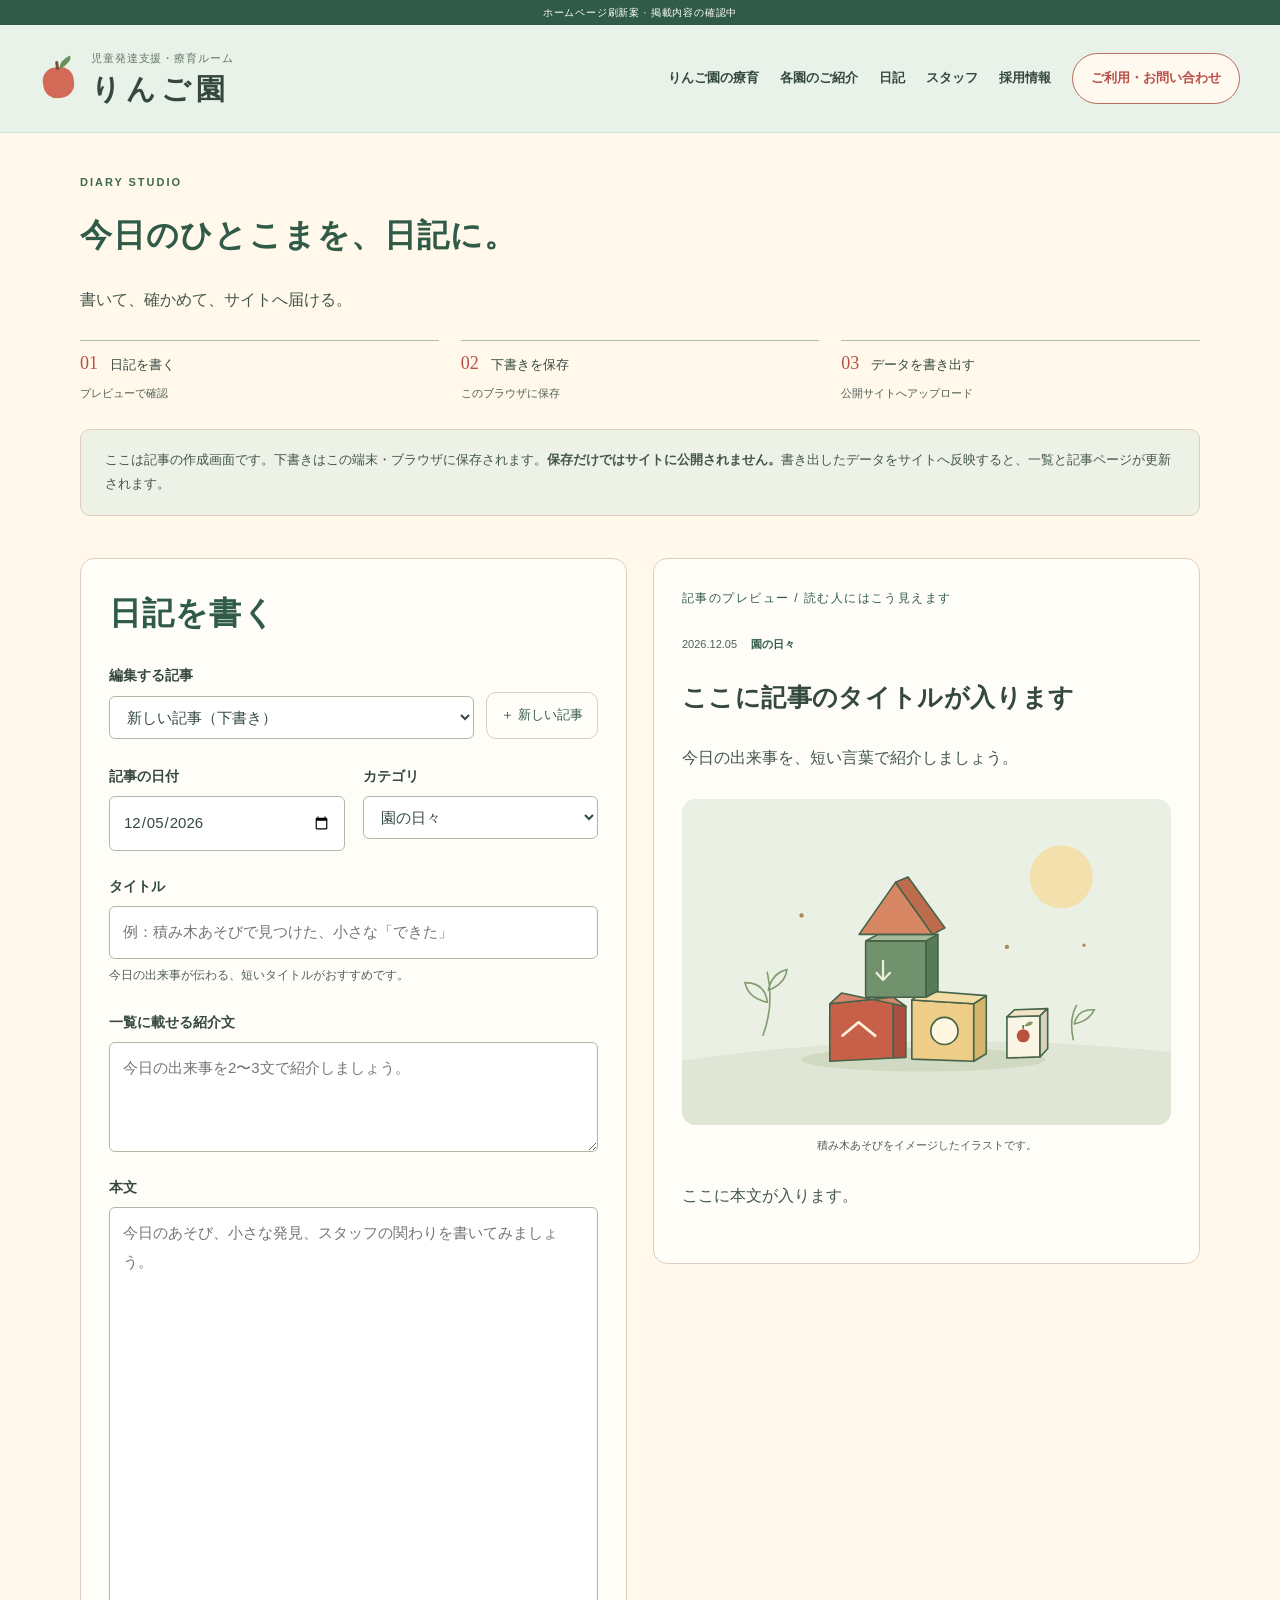
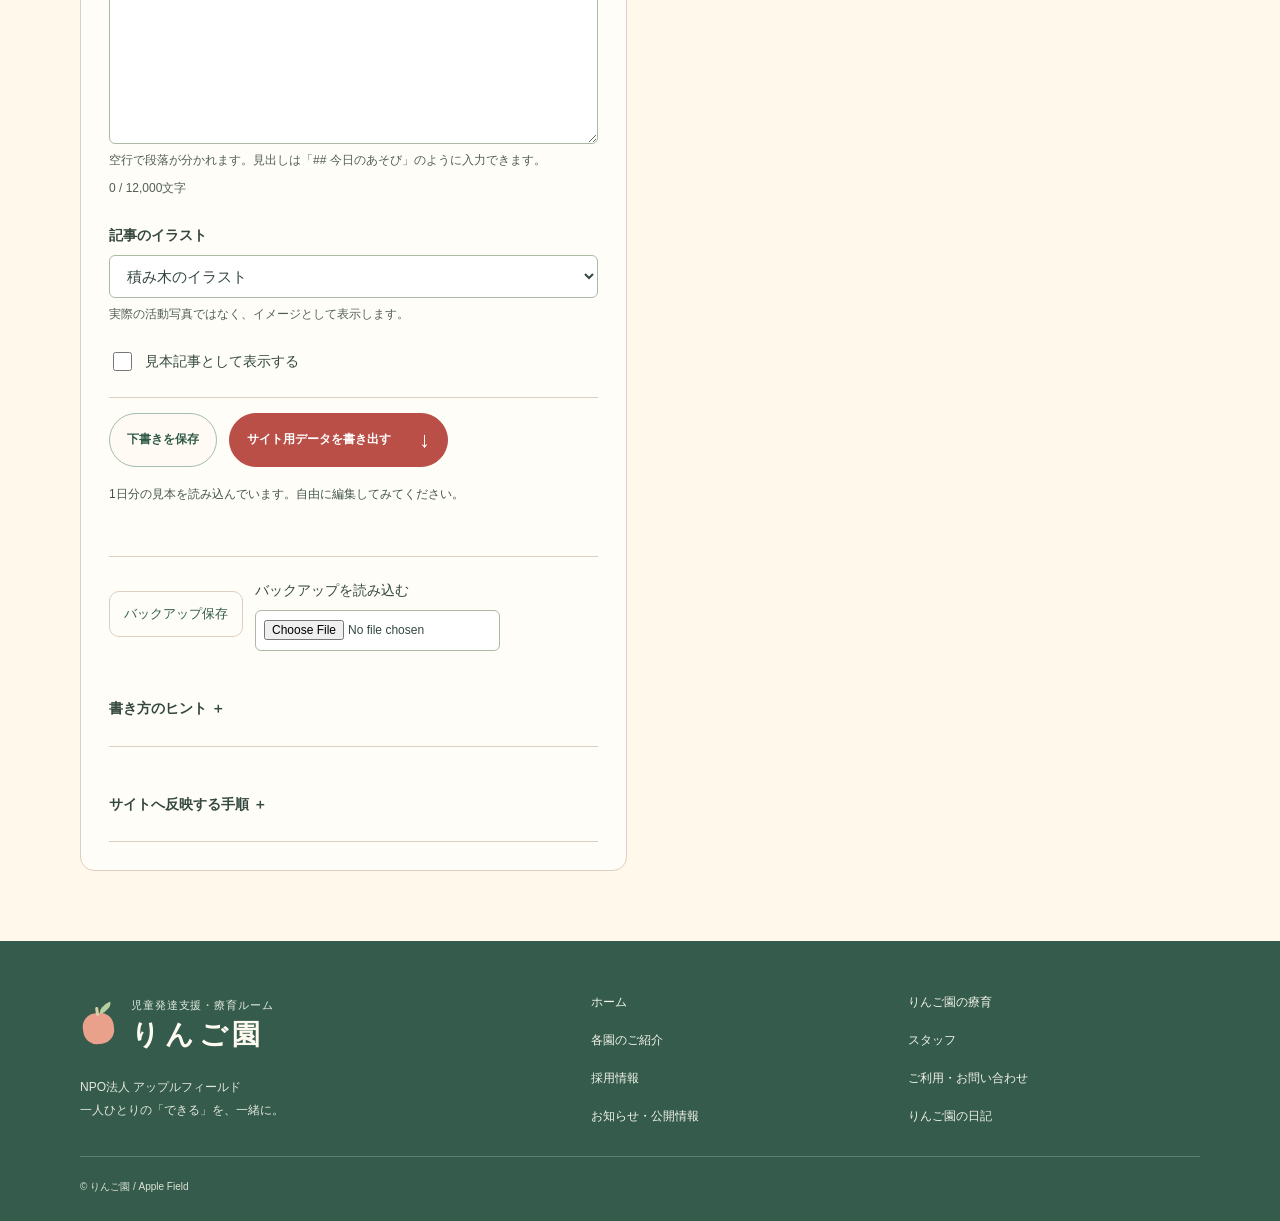
<file: blog-editor.html>
<!doctype html>
<html lang="ja">
<head>
<meta charset="utf-8">
<meta name="viewport" content="width=device-width,initial-scale=1"><title>日記を書く | 療育ルーム りんご園</title>
<meta name="description" content="りんご園の日記の下書き・プレビュー・書き出し用画面です。">
<meta name="robots" content="noindex,nofollow">
<meta property="og:title" content="日記を書く | 療育ルーム りんご園">
<meta property="og:description" content="りんご園の日記の下書き・プレビュー・書き出し用画面です。">
<meta property="og:type" content="website">
<meta property="og:locale" content="ja_JP">
<link rel="stylesheet" href="style.css">
<link rel="stylesheet" href="blog.css">
<link rel="stylesheet" href="orchard-theme.css">
<link rel="stylesheet" href="pastel-theme.css">
</head>
<body class="orchard-page orchard-editor"><a class="skip" href="#main">本文へ移動</a>
<div class="draft">ホームページ刷新案 · 掲載内容の確認中</div>
<header class="header"><a class="brand" href="index.html"><span class="brand-mark" aria-hidden="true">●</span><span><small>児童発達支援・療育ルーム</small><strong>りんご園</strong></span></a><button class="menu-toggle" aria-expanded="false" aria-controls="navigation">メニュー</button>
<nav id="navigation" aria-label="メインメニュー"><a href="care.html">りんご園の療育</a><a href="rooms.html">各園のご紹介</a><a href="blog.html">日記</a><a href="staff.html">スタッフ</a><a href="recruit.html">採用情報</a><a href="contact.html">ご利用・お問い合わせ</a>
</nav>
</header>
<main id="main">
<section class="editor-intro wrap"><p class="eyebrow">DIARY STUDIO</p><h1><span class="keep">今日のひとこまを、</span><wbr><span class="keep">日記に。</span></h1><p>書いて、確かめて、サイトへ届ける。</p><ol class="editor-steps" aria-label="日記作成の流れ"><li><span>01</span>日記を書く<small>プレビューで確認</small></li><li><span>02</span>下書きを保存<small>このブラウザに保存</small></li><li><span>03</span>データを書き出す<small>公開サイトへアップロード</small></li></ol><p class="editor-note">ここは記事の作成画面です。下書きはこの端末・ブラウザに保存されます。<strong>保存だけではサイトに公開されません。</strong>書き出したデータをサイトへ反映すると、一覧と記事ページが更新されます。</p></section>
<div class="editor-layout wrap"><section class="editor-panel"><h2>日記を書く</h2><div class="editor-tools"><label for="article-select">編集する記事<select id="article-select"></select></label><button class="editor-secondary" id="new-article" type="button">＋ 新しい記事</button></div>
<form id="blog-editor-form">
<div class="editor-row"><label class="editor-field">記事の日付<input name="date" type="date" required></label><label class="editor-field">カテゴリ<select name="category"><option>園の日々</option><option>あそびと療育</option><option>お知らせ</option></select></label></div>
<label class="editor-field">タイトル<input name="title" type="text" required maxlength="80" placeholder="例：積み木あそびで見つけた、小さな「できた」"><small>今日の出来事が伝わる、短いタイトルがおすすめです。</small></label>
<label class="editor-field">一覧に載せる紹介文<textarea name="summary" rows="3" maxlength="220" required placeholder="今日の出来事を2〜3文で紹介しましょう。"></textarea></label>
<label class="editor-field">本文<textarea name="body" rows="18" maxlength="12000" required placeholder="今日のあそび、小さな発見、スタッフの関わりを書いてみましょう。"></textarea><small>空行で段落が分かれます。見出しは「## 今日のあそび」のように入力できます。</small><small id="body-count"></small></label>
<label class="editor-field">記事のイラスト<select name="cover"><option value="blocks">積み木のイラスト</option><option value="orchard">りんごの木と仲間たち</option><option value="book">本を読むクマ</option><option value="wave">手を振るクマ</option></select><small>実際の活動写真ではなく、イメージとして表示します。</small></label>
<label class="editor-field editor-check"><input name="sample" type="checkbox">見本記事として表示する</label>
<div class="editor-buttons"><button class="button outline" type="submit" formnovalidate>下書きを保存</button><button class="button" type="button" id="export-article">サイト用データを書き出す<span aria-hidden="true">↓</span></button></div>
<p id="editor-status" class="editor-status" role="status" aria-live="polite">1日分の見本を読み込んでいます。自由に編集してみてください。</p>
</form>
<div id="export-fallback" hidden><details><summary>ダウンロードが始まらない場合</summary><p class="note">Chrome・Edgeでこの画面を開くか、下のデータをコピーして blog-data.js に保存してください。</p><label for="export-text">書き出しデータ<textarea id="export-text" rows="5" readonly spellcheck="false"></textarea></label><button class="editor-secondary" type="button" id="copy-export">データをコピー</button></details></div>
<div class="editor-backup"><button class="editor-secondary" id="backup-article" type="button">バックアップ保存</button><label for="restore-backup">バックアップを読み込む<input id="restore-backup" type="file" accept=".json,application/json"></label></div>
<div class="editor-guide"><details><summary>書き方のヒント ＋</summary><ol><li>今日はどんな遊びをしたか。</li><li>どんな表情や小さな工夫があったか。</li><li>スタッフがどんなふうに関わったか。</li><li>保護者の方に伝えたい、ひと言。</li></ol><p>実際にあったことを、自分の言葉で。お子さまの実名など、個人が特定される情報は載せず、写真を使う際は掲載許可を確認しましょう。</p></details><details><summary>サイトへ反映する手順 ＋</summary><ol><li>「サイト用データを書き出す」で blog-data.js を保存します。</li><li>サイトフォルダの同名ファイルを、保存したファイルに置き換えます。</li><li>ブログを開き直して確認します。公開中のサイトには、同じファイルをアップロードします。</li></ol><p>記事は日付の新しい順に並びます。日付を未来にしても予約投稿にはなりません。</p><p>下書きは端末・ブラウザごとの保存です。別の端末に移るときやブラウザのデータを消す前に、バックアップを保存してください。複数人での同時編集には対応していません。</p></details></div></section>
<section class="editor-panel"><p class="editor-preview-label">記事のプレビュー / 読む人にはこう見えます</p><article id="editor-preview" class="blog-article editor-preview"></article><noscript><p>この編集画面はJavaScriptを有効にしてご利用ください。</p></noscript></section></div></main>
<footer>
<div class="footer-inner">
<div class="brand"><span class="brand-mark" aria-hidden="true">●</span><span><small>児童発達支援・療育ルーム</small><strong>りんご園</strong></span>
</div>
<p>NPO法人 アップルフィールド<br>一人ひとりの「できる」を、一緒に。</p>
<nav class="footer-links" aria-label="フッターメニュー"><a href="index.html">ホーム</a><a href="care.html">りんご園の療育</a><a href="rooms.html">各園のご紹介</a><a href="staff.html">スタッフ</a><a href="recruit.html">採用情報</a><a href="contact.html">ご利用・お問い合わせ</a><a href="news.html">お知らせ・公開情報</a>
<a href="blog.html">りんご園の日記</a></nav>
<p class="fine">© りんご園 / Apple Field</p>
</div>
</footer>
<script src="blog-data.js" defer></script>
<script src="blog.js" defer></script>
<script src="blog-editor.js" defer></script>
<script src="script.js" defer>
</script>
</body>
</html>
</file>
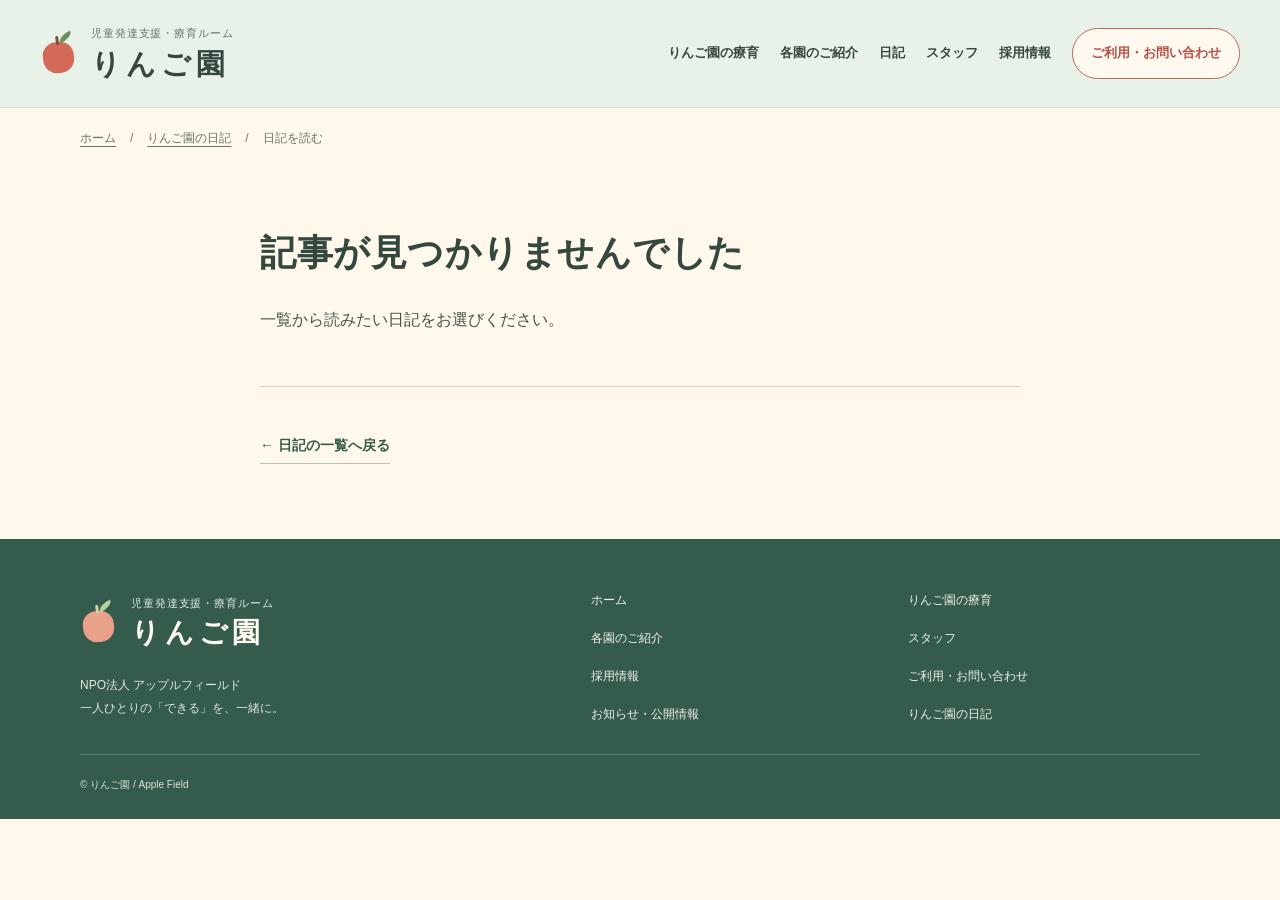
<file: blog-post.html>
<!doctype html>
<html lang="ja">
<head>
<meta charset="utf-8">
<meta name="viewport" content="width=device-width,initial-scale=1"><title>日記を読む | 療育ルーム りんご園</title>
<meta name="description" content="りんご園のあそびや日々の小さな発見をお届けします。">
<meta name="robots" content="noindex,follow">
<meta property="og:title" content="日記を読む | 療育ルーム りんご園">
<meta property="og:description" content="りんご園のあそびや日々の小さな発見をお届けします。">
<meta property="og:type" content="website">
<meta property="og:locale" content="ja_JP">
<link rel="stylesheet" href="style.css">
<link rel="stylesheet" href="blog.css">
<link rel="stylesheet" href="orchard-theme.css">
<link rel="stylesheet" href="pastel-theme.css">
<link rel="canonical" href="https://lintailangjiaowu-netizen.github.io/ringoen/blog.html">
<meta property="og:url" content="https://lintailangjiaowu-netizen.github.io/ringoen/blog.html">
<meta property="og:image" content="https://lintailangjiaowu-netizen.github.io/ringoen/assets/orchard.png">
<meta property="og:image:alt" content="りんごの木の下で遊ぶうさぎとくまのイラスト">
<meta name="theme-color" content="#e5f1e9">
<link rel="icon" type="image/svg+xml" href="assets/favicon.svg">
</head>
<body class="orchard-page orchard-post"><a class="skip" href="#main">本文へ移動</a>
<header class="header"><a class="brand" href="index.html"><span class="brand-mark" aria-hidden="true">●</span><span><small>児童発達支援・療育ルーム</small><strong>りんご園</strong></span></a><button class="menu-toggle" aria-expanded="false" aria-controls="navigation">メニュー</button>
<nav id="navigation" aria-label="メインメニュー"><a href="care.html">りんご園の療育</a><a href="rooms.html">各園のご紹介</a><a href="blog.html">日記</a><a href="staff.html">スタッフ</a><a href="recruit.html">採用情報</a><a href="contact.html">ご利用・お問い合わせ</a>
</nav>
</header>
<main id="main">
<nav class="breadcrumb wrap" aria-label="現在地"><a href="index.html">ホーム</a><span aria-hidden="true">/</span><a href="blog.html" aria-current="true">りんご園の日記</a><span aria-hidden="true">/</span><span>日記を読む</span></nav>
<section class="section wrap compact"><article class="blog-article" data-blog-article></article><noscript><p class="blog-noscript">記事を表示するには、ブラウザのJavaScriptを有効にしてください。</p></noscript><div class="blog-back blog-article"><a class="text-link" href="blog.html">← 日記の一覧へ戻る</a></div></section></main>
<footer>
<div class="footer-inner">
<div class="brand"><span class="brand-mark" aria-hidden="true">●</span><span><small>児童発達支援・療育ルーム</small><strong>りんご園</strong></span>
</div>
<p>NPO法人 アップルフィールド<br>一人ひとりの「できる」を、一緒に。</p>
<nav class="footer-links" aria-label="フッターメニュー"><a href="index.html">ホーム</a><a href="care.html">りんご園の療育</a><a href="rooms.html">各園のご紹介</a><a href="staff.html">スタッフ</a><a href="recruit.html">採用情報</a><a href="contact.html">ご利用・お問い合わせ</a><a href="news.html">お知らせ・公開情報</a>
<a href="blog.html" aria-current="true">りんご園の日記</a></nav>
<p class="fine">© りんご園 / Apple Field</p>
</div>
</footer>
<script src="blog-data.js" defer></script>
<script src="blog.js" defer></script>
<script src="script.js" defer>
</script>
</body>
</html>
</file>
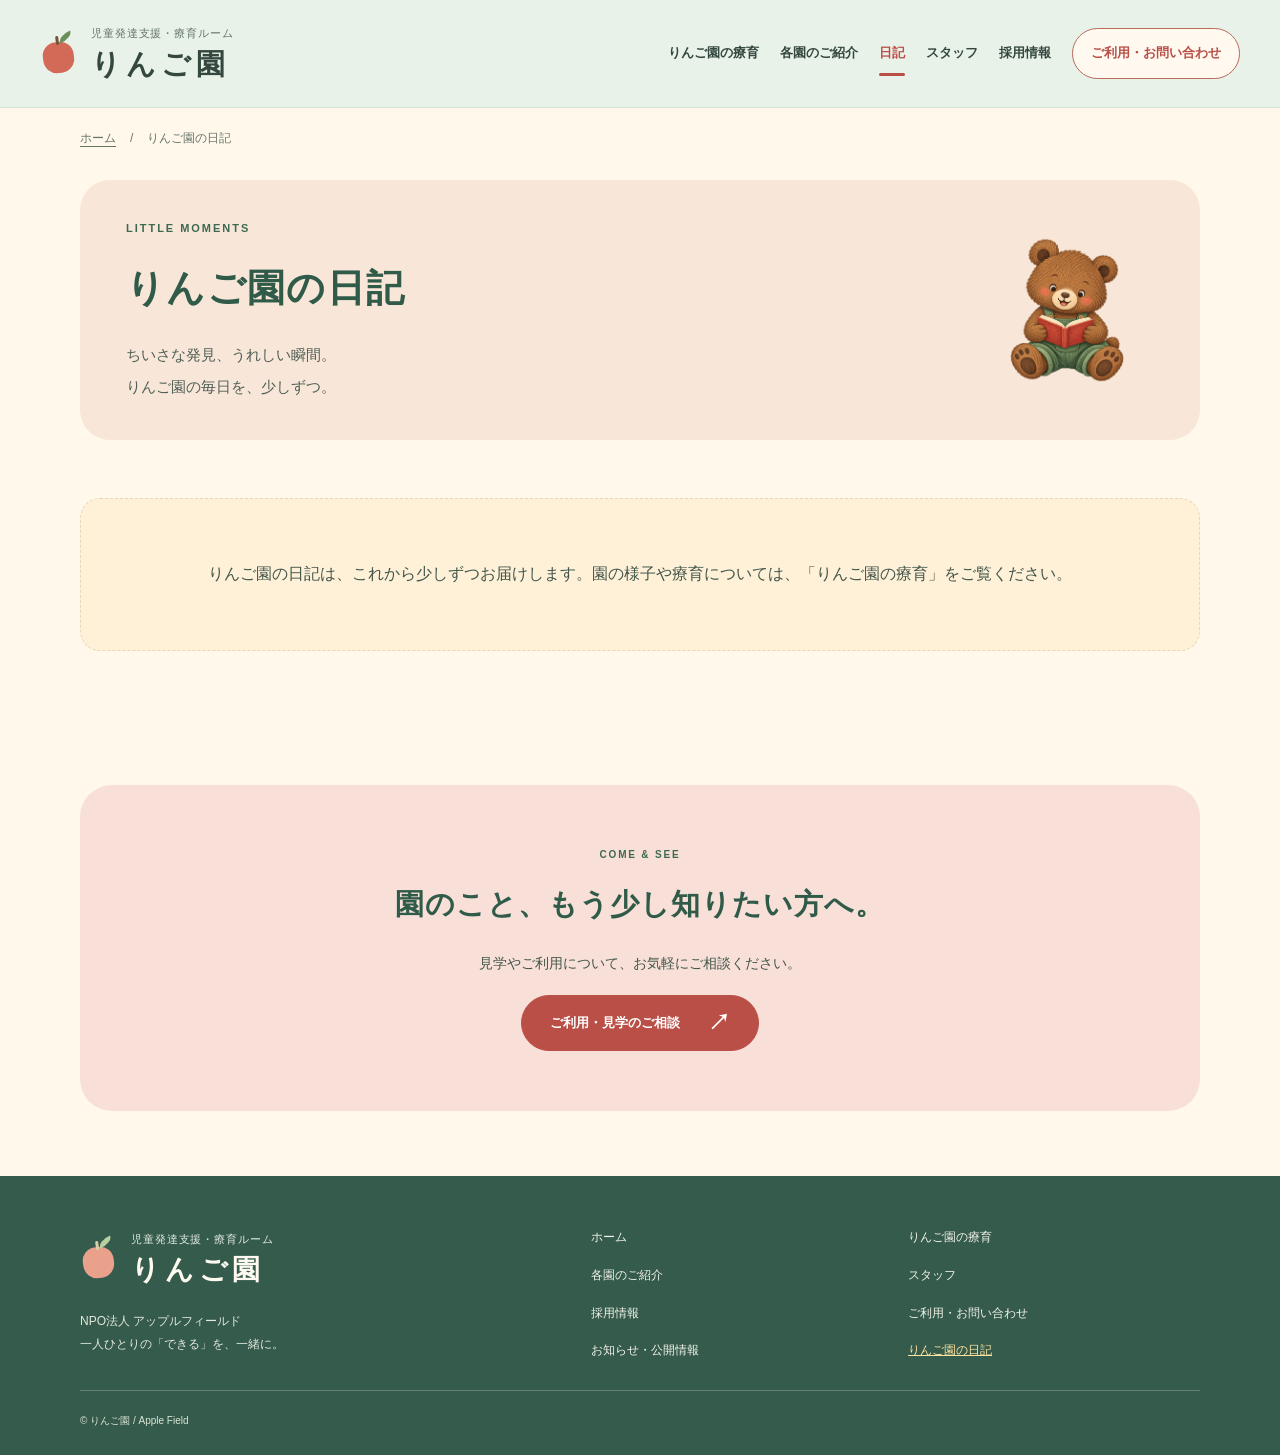
<file: blog.html>
<!doctype html>
<html lang="ja">
<head>
<meta charset="utf-8">
<meta name="viewport" content="width=device-width,initial-scale=1"><title>りんご園の日記 | 療育ルーム りんご園</title>
<meta name="description" content="あそびのこと、日々の発見、子どもたちへの思い。りんご園の日常を日記でお届けします。">
<meta name="robots" content="index,follow">
<meta property="og:title" content="りんご園の日記 | 療育ルーム りんご園">
<meta property="og:description" content="あそびのこと、日々の発見、子どもたちへの思い。りんご園の日常を日記でお届けします。">
<meta property="og:type" content="website">
<meta property="og:locale" content="ja_JP">
<link rel="stylesheet" href="style.css">
<link rel="stylesheet" href="blog.css">
<link rel="stylesheet" href="orchard-theme.css">
<link rel="stylesheet" href="pastel-theme.css">
<link rel="canonical" href="https://lintailangjiaowu-netizen.github.io/ringoen/blog.html">
<meta property="og:url" content="https://lintailangjiaowu-netizen.github.io/ringoen/blog.html">
<meta property="og:image" content="https://lintailangjiaowu-netizen.github.io/ringoen/assets/orchard.png">
<meta property="og:image:alt" content="りんごの木の下で遊ぶうさぎとくまのイラスト">
<meta name="theme-color" content="#e5f1e9">
<link rel="icon" type="image/svg+xml" href="assets/favicon.svg">
</head>
<body class="orchard-page orchard-blog"><a class="skip" href="#main">本文へ移動</a>
<header class="header"><a class="brand" href="index.html"><span class="brand-mark" aria-hidden="true">●</span><span><small>児童発達支援・療育ルーム</small><strong>りんご園</strong></span></a><button class="menu-toggle" aria-expanded="false" aria-controls="navigation">メニュー</button>
<nav id="navigation" aria-label="メインメニュー"><a href="care.html">りんご園の療育</a><a href="rooms.html">各園のご紹介</a><a href="blog.html" aria-current="page">日記</a><a href="staff.html">スタッフ</a><a href="recruit.html">採用情報</a><a href="contact.html">ご利用・お問い合わせ</a>
</nav>
</header>
<main id="main"><nav class="breadcrumb wrap" aria-label="現在位置"><a href="index.html">ホーム</a><span aria-hidden="true">/</span><span aria-current="page">りんご園の日記</span></nav>
<section class="page-intro wrap bear-intro"><div class="bear-intro-copy"><p class="eyebrow">LITTLE MOMENTS</p><h1>りんご園の日記</h1><p class="lead">ちいさな発見、うれしい瞬間。<br>りんご園の毎日を、少しずつ。</p></div><img class="bear-accent" src="assets/bear-book.png" width="1280" height="1280" alt="" aria-hidden="true"></section>
<section class="section wrap compact"><div class="blog-toolbar"><div class="blog-filters" role="group" aria-label="日記のカテゴリ"><button type="button" data-blog-filter="すべて" aria-pressed="true">すべて</button><button type="button" data-blog-filter="園の日々" aria-pressed="false">園の日々</button><button type="button" data-blog-filter="あそびと療育" aria-pressed="false">あそびと療育</button><button type="button" data-blog-filter="お知らせ" aria-pressed="false">お知らせ</button></div><p class="blog-count" data-blog-count aria-live="polite"></p></div><div class="blog-list" data-blog-list><p class="blog-empty">りんご園の日記は、これから少しずつお届けします。</p></div><noscript><p class="blog-noscript">日記を表示するには、ブラウザのJavaScriptを有効にしてください。</p></noscript></section>
<section class="cta wrap"><p class="eyebrow">COME & SEE</p><h2>園のこと、もう少し知りたい方へ。</h2><p>見学やご利用について、お気軽にご相談ください。</p><a class="button" href="contact.html">ご利用・見学のご相談<span aria-hidden="true">↗</span></a></section></main>
<footer>
<div class="footer-inner">
<div class="brand"><span class="brand-mark" aria-hidden="true">●</span><span><small>児童発達支援・療育ルーム</small><strong>りんご園</strong></span>
</div>
<p>NPO法人 アップルフィールド<br>一人ひとりの「できる」を、一緒に。</p>
<nav class="footer-links" aria-label="フッターメニュー"><a href="index.html">ホーム</a><a href="care.html">りんご園の療育</a><a href="rooms.html">各園のご紹介</a><a href="staff.html">スタッフ</a><a href="recruit.html">採用情報</a><a href="contact.html">ご利用・お問い合わせ</a><a href="news.html">お知らせ・公開情報</a>
<a href="blog.html" aria-current="page">りんご園の日記</a></nav>
<p class="fine">© りんご園 / Apple Field</p>
</div>
</footer>
<script src="blog-data.js" defer></script>
<script src="blog.js" defer></script>
<script src="script.js" defer>
</script>
</body>
</html>
</file>
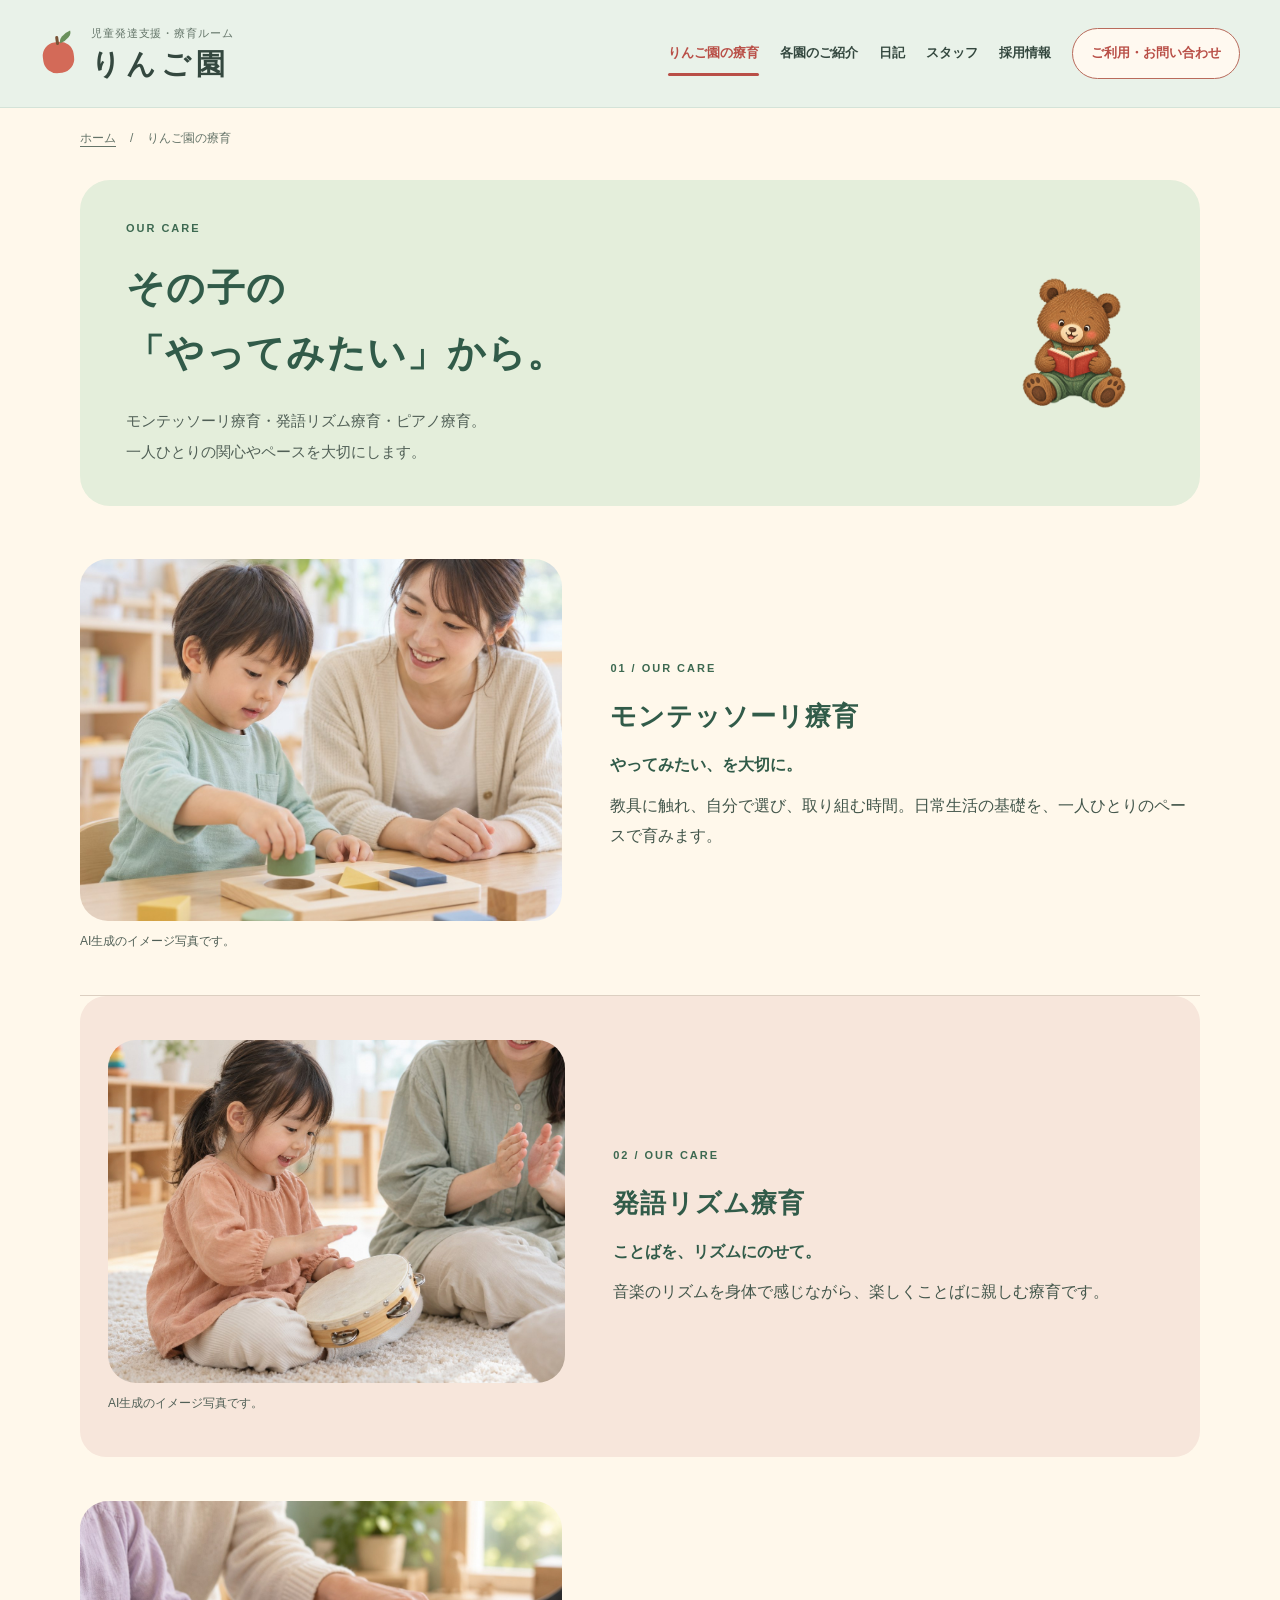
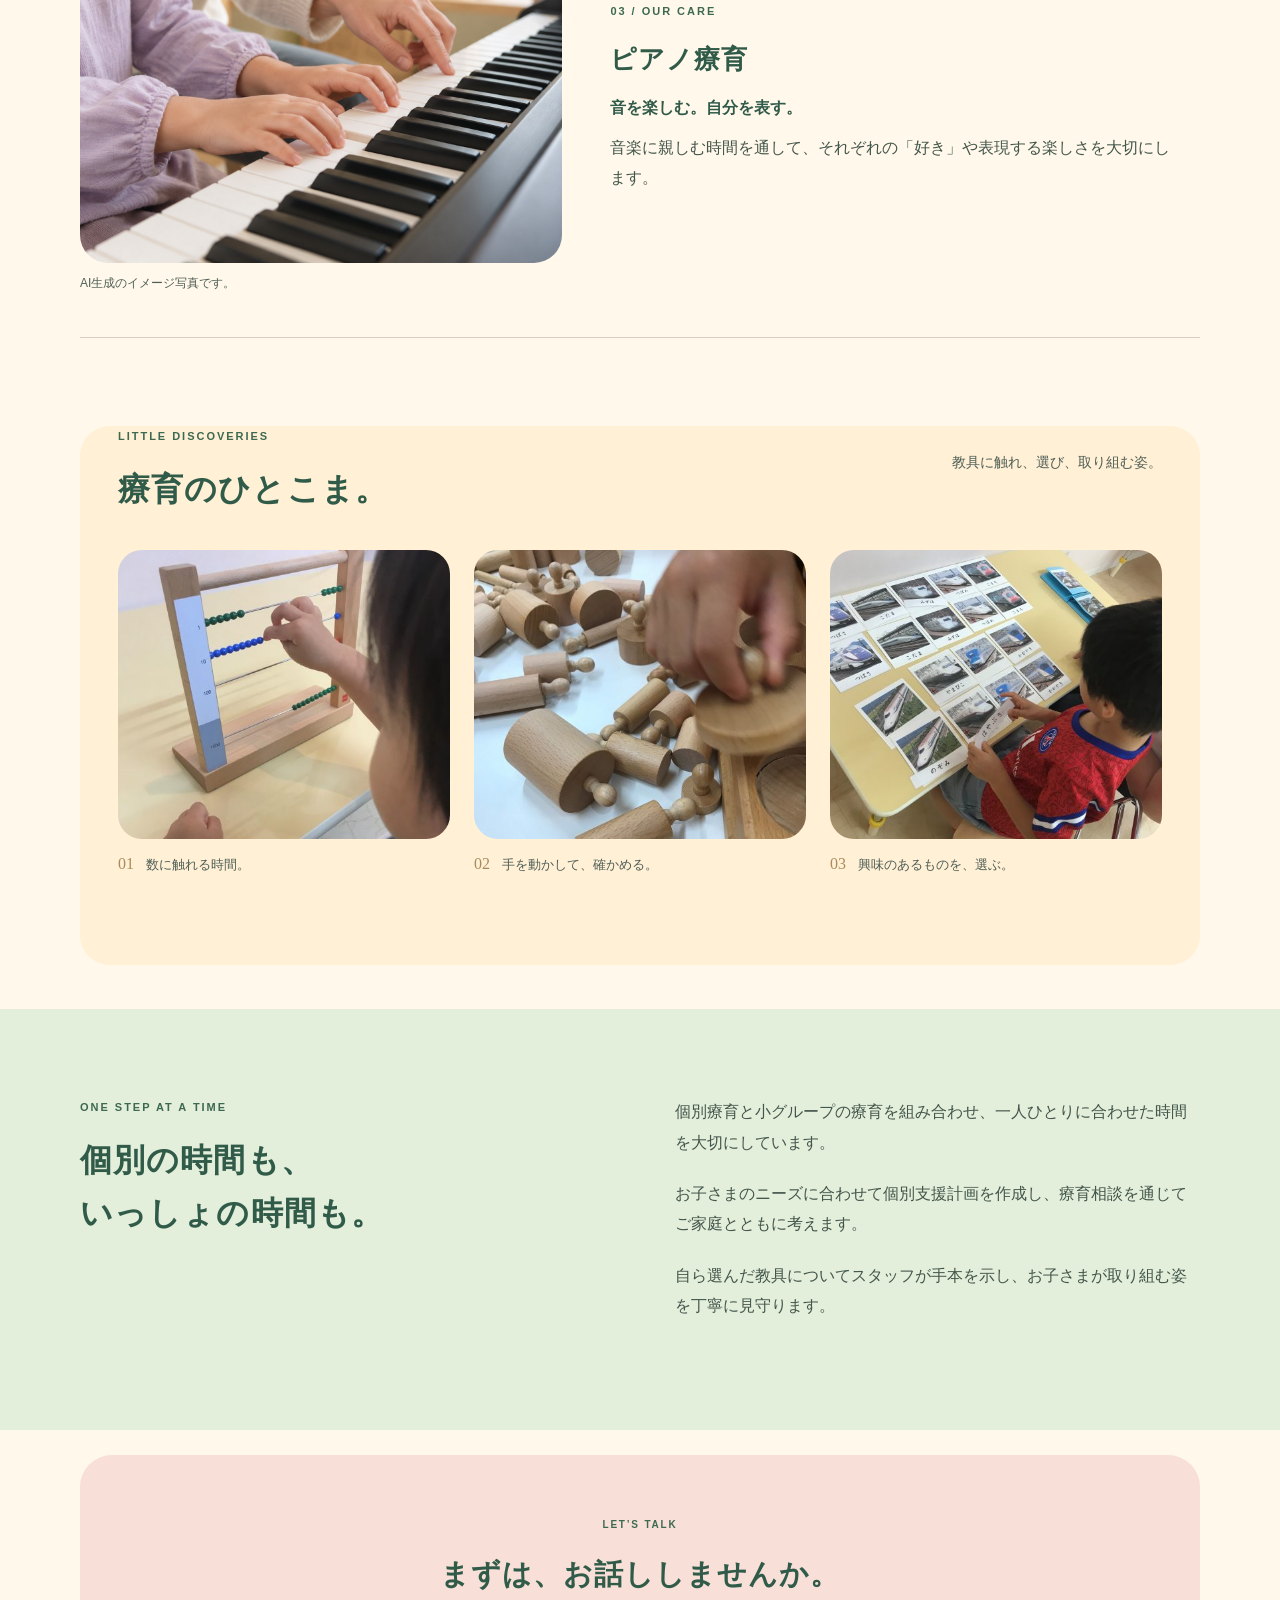
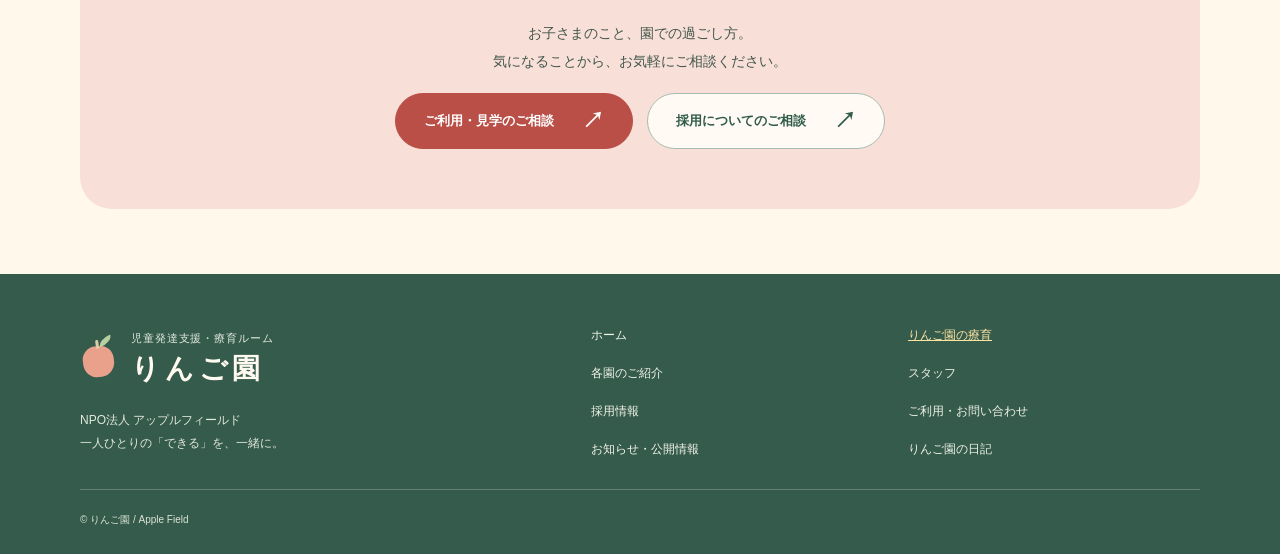
<file: care.html>
<!doctype html>
<html lang="ja">
<head>
<meta charset="utf-8">
<meta name="viewport" content="width=device-width,initial-scale=1"><title>りんご園の療育 | 療育ルーム りんご園</title>
<meta name="description" content="３本の柱と、個別・小グループを組み合わせた療育をご紹介します。">
<meta name="robots" content="index,follow">
<meta property="og:title" content="りんご園の療育 | 療育ルーム りんご園">
<meta property="og:description" content="３本の柱と、個別・小グループを組み合わせた療育をご紹介します。">
<meta property="og:type" content="website">
<meta property="og:locale" content="ja_JP">
<link rel="stylesheet" href="style.css">
<link rel="stylesheet" href="blog.css">
<link rel="stylesheet" href="orchard-theme.css">
<link rel="stylesheet" href="pastel-theme.css">
<link rel="canonical" href="https://lintailangjiaowu-netizen.github.io/ringoen/care.html">
<meta property="og:url" content="https://lintailangjiaowu-netizen.github.io/ringoen/care.html">
<meta property="og:image" content="https://lintailangjiaowu-netizen.github.io/ringoen/assets/care-activity-02.jpg">
<meta property="og:image:alt" content="木製の教具に取り組む、りんご園の療育の様子">
<meta name="theme-color" content="#e5f1e9">
<link rel="icon" type="image/svg+xml" href="assets/favicon.svg">
</head>
<body class="orchard-page orchard-care"><a class="skip" href="#main">本文へ移動</a>
<header class="header"><a class="brand" href="index.html"><span class="brand-mark" aria-hidden="true">●</span><span><small>児童発達支援・療育ルーム</small><strong>りんご園</strong></span></a><button class="menu-toggle" aria-expanded="false" aria-controls="navigation">メニュー</button>
<nav id="navigation" aria-label="メインメニュー"><a href="care.html" aria-current="page">りんご園の療育</a><a href="rooms.html">各園のご紹介</a><a href="blog.html">日記</a><a href="staff.html">スタッフ</a><a href="recruit.html">採用情報</a><a href="contact.html">ご利用・お問い合わせ</a>
</nav>
</header>
<main id="main"><nav class="breadcrumb wrap" aria-label="現在位置"><a href="index.html">ホーム</a><span aria-hidden="true">/</span><span aria-current="page">りんご園の療育</span></nav><section class="page-intro wrap bear-intro"><div class="bear-intro-copy"><p class="eyebrow">OUR CARE</p><h1>その子の<br>「やってみたい」から。</h1><p class="lead">モンテッソーリ療育・発語リズム療育・ピアノ療育。<br>一人ひとりの関心やペースを大切にします。</p></div><img class="bear-accent" src="assets/bear-book.png" alt="" aria-hidden="true" width="1280" height="1280" decoding="async"></section><section class="section wrap therapy-list" aria-label="３つの療育"><article class="therapy-detail therapy-with-photo" id="montessori"><figure class="ai-photo"><img src="assets/ai-learning-moment.jpg" alt="木の形合わせを楽しむ子どもと、そばで見守る大人（AI生成イメージ）" width="1254" height="1254" loading="lazy" decoding="async"><figcaption>AI生成のイメージ写真です。</figcaption></figure><div><p class="eyebrow">01 / OUR CARE</p><h2>モンテッソーリ療育</h2><p class="catch">やってみたい、を大切に。</p><p>教具に触れ、自分で選び、取り組む時間。日常生活の基礎を、一人ひとりのペースで育みます。</p></div></article>
<article class="therapy-detail therapy-with-photo" id="rhythm"><figure class="ai-photo"><img src="assets/ai-rhythm-play.jpg" alt="タンバリンと手拍子でリズムを楽しむ子どもと大人（AI生成イメージ）" width="1448" height="1086" loading="lazy" decoding="async"><figcaption>AI生成のイメージ写真です。</figcaption></figure><div><p class="eyebrow">02 / OUR CARE</p><h2>発語リズム療育</h2><p class="catch">ことばを、リズムにのせて。</p><p>音楽のリズムを身体で感じながら、楽しくことばに親しむ療育です。</p></div></article>
<article class="therapy-detail therapy-with-photo" id="piano"><figure class="ai-photo"><img src="assets/ai-piano-moment.jpg" alt="ピアノの鍵盤に触れて音を楽しむ子どもと、そばで手本を示す大人（AI生成イメージ）" width="1448" height="1086" loading="lazy" decoding="async"><figcaption>AI生成のイメージ写真です。</figcaption></figure><div><p class="eyebrow">03 / OUR CARE</p><h2>ピアノ療育</h2><p class="catch">音を楽しむ。自分を表す。</p><p>音楽に親しむ時間を通して、それぞれの「好き」や表現する楽しさを大切にします。</p></div></article></section><section class="section wrap activity-gallery"><div class="section-head"><div><p class="eyebrow">LITTLE DISCOVERIES</p><h2>療育のひとこま。</h2></div><p class="note">教具に触れ、選び、取り組む姿。</p></div><div class="photo-row"><figure><img src="assets/care-activity-01.jpg" alt="玉を動かす数の教具に取り組む様子" width="500" height="500" loading="lazy" decoding="async"><figcaption><span>01</span>数に触れる時間。</figcaption></figure><figure><img src="assets/care-activity-02.jpg" alt="木製の教具を手に取って取り組む様子" width="500" height="500" loading="lazy" decoding="async"><figcaption><span>02</span>手を動かして、確かめる。</figcaption></figure><figure><img src="assets/care-activity-03.jpg" alt="写真のカードを指さして選ぶ様子" width="500" height="500" loading="lazy" decoding="async"><figcaption><span>03</span>興味のあるものを、選ぶ。</figcaption></figure></div></section><section class="section tinted"><div class="wrap two-column"><div><p class="eyebrow">ONE STEP AT A TIME</p><h2>個別の時間も、<br>いっしょの時間も。</h2></div><div><p>個別療育と小グループの療育を組み合わせ、一人ひとりに合わせた時間を大切にしています。</p><p>お子さまのニーズに合わせて個別支援計画を作成し、療育相談を通じてご家庭とともに考えます。</p><p>自ら選んだ教具についてスタッフが手本を示し、お子さまが取り組む姿を丁寧に見守ります。</p></div></div></section><section class="cta wrap"><p class="eyebrow">LET’S TALK</p><h2>まずは、お話ししませんか。</h2><p>お子さまのこと、園での過ごし方。<br>気になることから、お気軽にご相談ください。</p><div class="actions"><a class="button" href="contact.html">ご利用・見学のご相談<span aria-hidden="true">↗</span></a><a class="button outline" href="recruit.html#inquiry">採用についてのご相談<span aria-hidden="true">↗</span></a></div></section></main>
<footer>
<div class="footer-inner">
<div class="brand"><span class="brand-mark" aria-hidden="true">●</span><span><small>児童発達支援・療育ルーム</small><strong>りんご園</strong></span>
</div>
<p>NPO法人 アップルフィールド<br>一人ひとりの「できる」を、一緒に。</p>
<nav class="footer-links" aria-label="フッターメニュー"><a href="index.html">ホーム</a><a href="care.html" aria-current="page">りんご園の療育</a><a href="rooms.html">各園のご紹介</a><a href="staff.html">スタッフ</a><a href="recruit.html">採用情報</a><a href="contact.html">ご利用・お問い合わせ</a><a href="news.html">お知らせ・公開情報</a>
<a href="blog.html">りんご園の日記</a></nav>
<p class="fine">© りんご園 / Apple Field</p>
</div>
</footer>
<script src="script.js" defer>
</script>
</body>
</html>
</file>
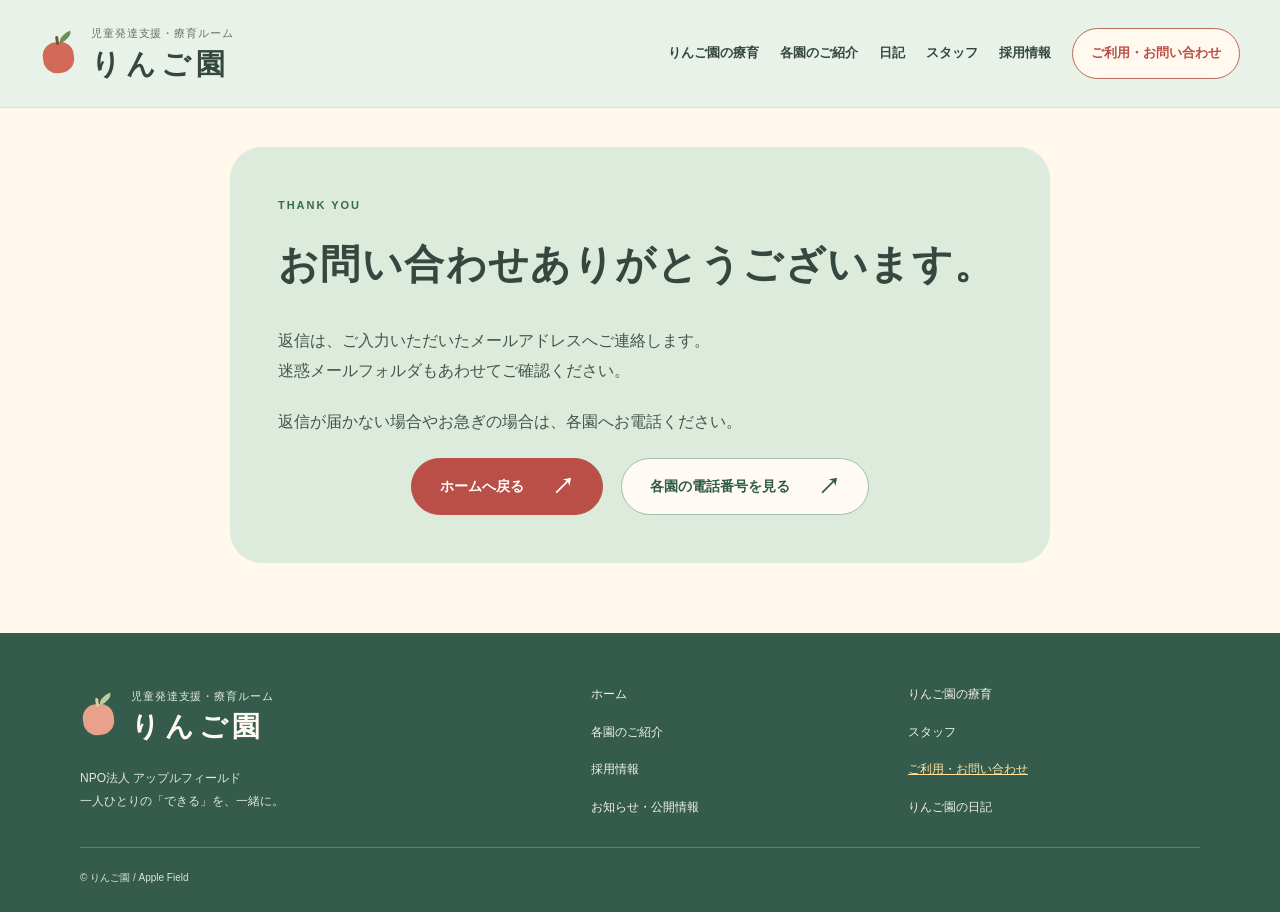
<file: contact-thanks.html>
<!doctype html>
<html lang="ja">
<head>
<meta charset="utf-8">
<meta name="viewport" content="width=device-width,initial-scale=1"><title>お問い合わせの送信後 | 療育ルーム りんご園</title>
<meta name="description" content="お問い合わせ後のご案内です。">
<meta name="robots" content="noindex,follow">
<meta property="og:title" content="お問い合わせの送信後 | 療育ルーム りんご園">
<meta property="og:description" content="お問い合わせ後のご案内です。">
<meta property="og:type" content="website">
<meta property="og:locale" content="ja_JP">
<link rel="stylesheet" href="style.css">
<link rel="stylesheet" href="blog.css">
<link rel="stylesheet" href="orchard-theme.css">
<link rel="stylesheet" href="pastel-theme.css">
<link rel="canonical" href="https://lintailangjiaowu-netizen.github.io/ringoen/contact-thanks.html">
<meta property="og:url" content="https://lintailangjiaowu-netizen.github.io/ringoen/contact-thanks.html">
<meta property="og:image" content="https://lintailangjiaowu-netizen.github.io/ringoen/assets/orchard.png">
<meta property="og:image:alt" content="りんごの木の下で遊ぶうさぎとくまのイラスト">
<meta name="theme-color" content="#e5f1e9">
<link rel="icon" type="image/svg+xml" href="assets/favicon.svg">
</head>
<body class="orchard-page orchard-contact"><a class="skip" href="#main">本文へ移動</a>
<header class="header"><a class="brand" href="index.html"><span class="brand-mark" aria-hidden="true">●</span><span><small>児童発達支援・療育ルーム</small><strong>りんご園</strong></span></a><button class="menu-toggle" aria-expanded="false" aria-controls="navigation">メニュー</button>
<nav id="navigation" aria-label="メインメニュー"><a href="care.html">りんご園の療育</a><a href="rooms.html">各園のご紹介</a><a href="blog.html">日記</a><a href="staff.html">スタッフ</a><a href="recruit.html">採用情報</a><a href="contact.html" aria-current="page">ご利用・お問い合わせ</a>
</nav>
</header>
<main id="main"><section class="thanks-panel wrap narrow"><p class="eyebrow">THANK YOU</p><h1>お問い合わせありがとうございます。</h1><p>返信は、ご入力いただいたメールアドレスへご連絡します。<br>迷惑メールフォルダもあわせてご確認ください。</p><p>返信が届かない場合やお急ぎの場合は、各園へお電話ください。</p><div class="actions"><a class="button" href="index.html">ホームへ戻る<span aria-hidden="true">↗</span></a><a class="button outline" href="contact.html#phone-contact">各園の電話番号を見る<span aria-hidden="true">↗</span></a></div></section></main>
<footer>
<div class="footer-inner">
<div class="brand"><span class="brand-mark" aria-hidden="true">●</span><span><small>児童発達支援・療育ルーム</small><strong>りんご園</strong></span>
</div>
<p>NPO法人 アップルフィールド<br>一人ひとりの「できる」を、一緒に。</p>
<nav class="footer-links" aria-label="フッターメニュー"><a href="index.html">ホーム</a><a href="care.html">りんご園の療育</a><a href="rooms.html">各園のご紹介</a><a href="staff.html">スタッフ</a><a href="recruit.html">採用情報</a><a href="contact.html" aria-current="page">ご利用・お問い合わせ</a><a href="news.html">お知らせ・公開情報</a>
<a href="blog.html">りんご園の日記</a></nav>
<p class="fine">© りんご園 / Apple Field</p>
</div>
</footer>
<script src="script.js" defer>
</script>

</body>
</html>
</file>
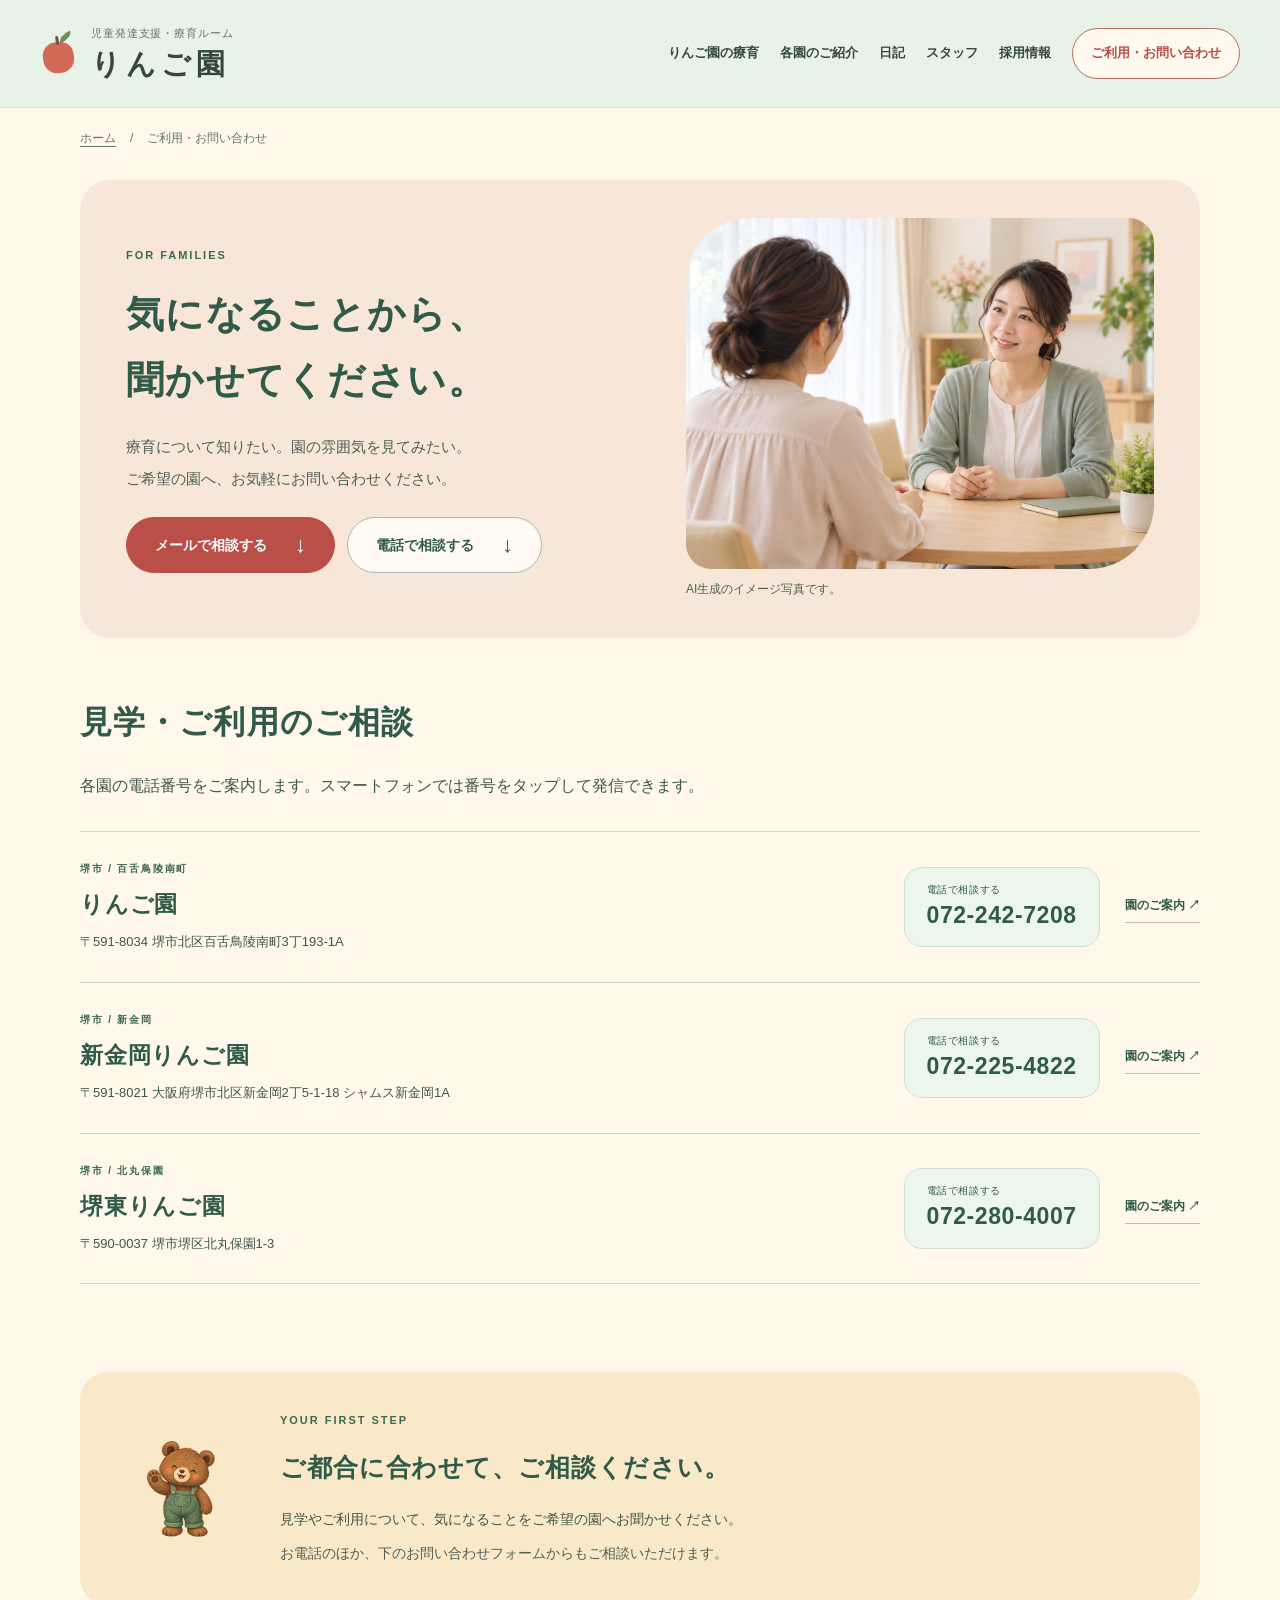
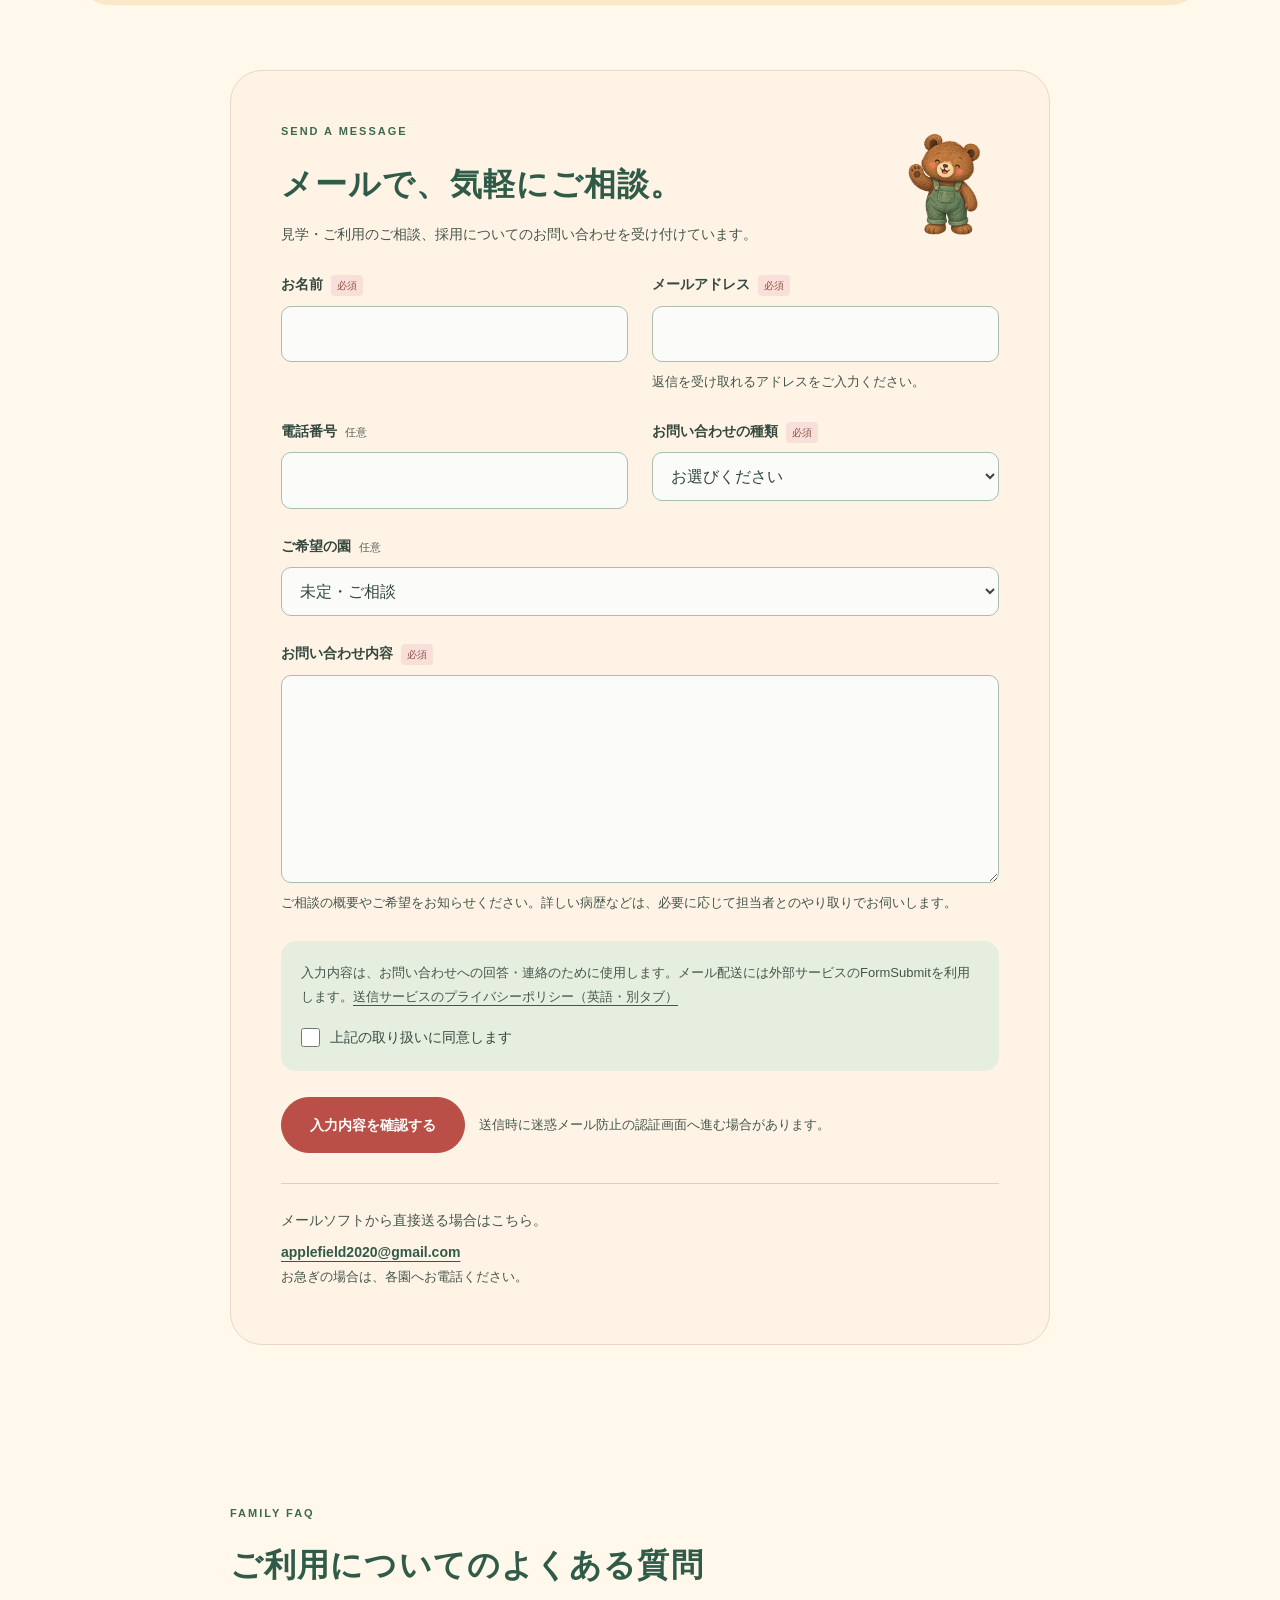
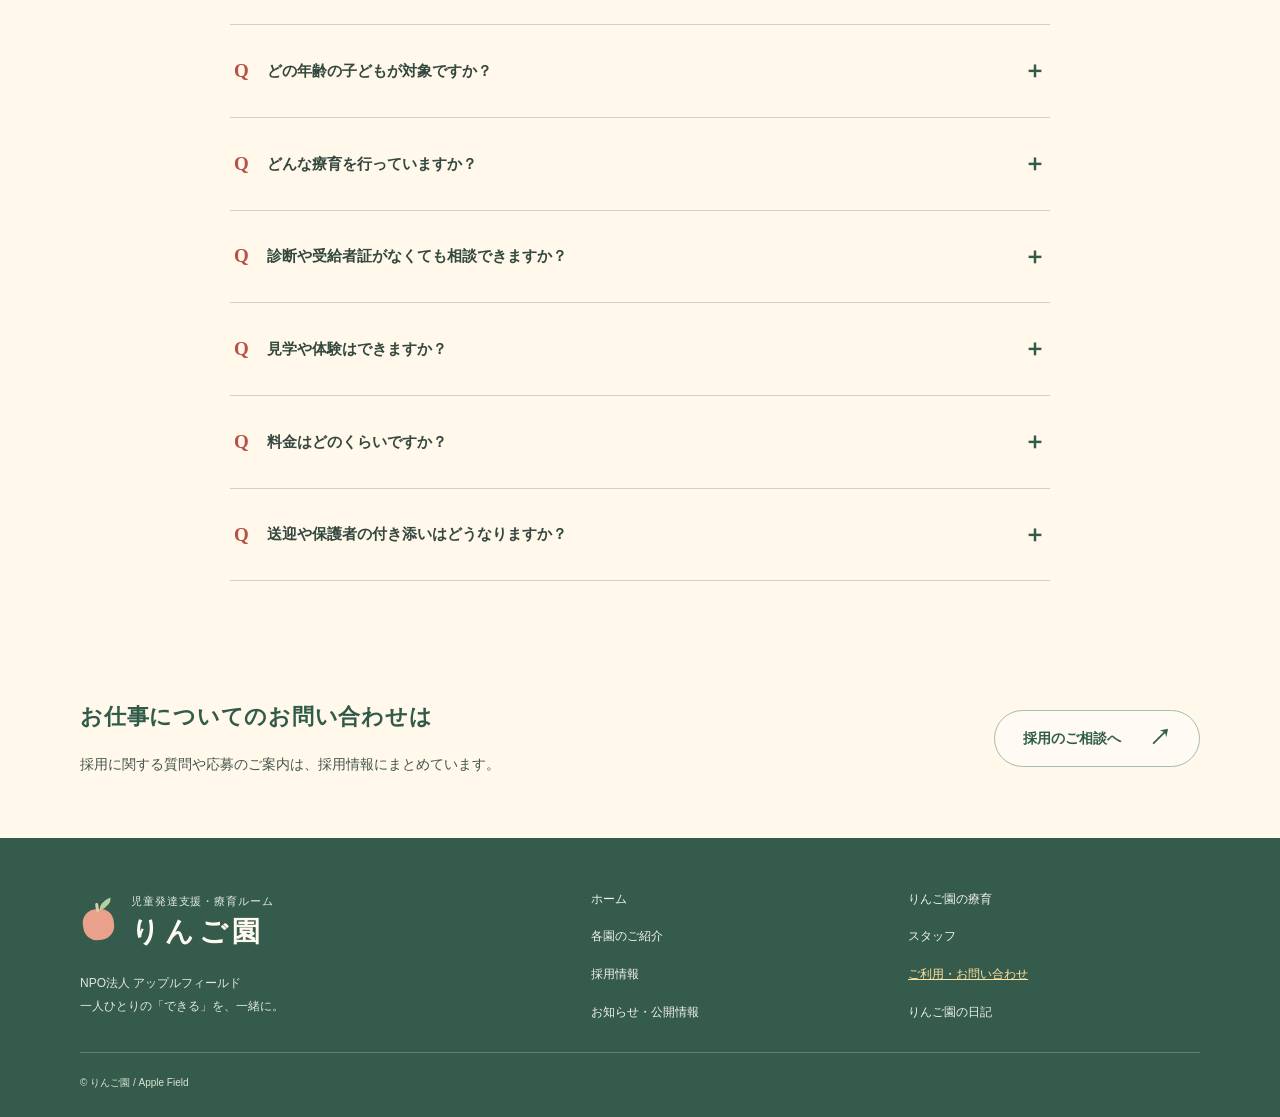
<file: contact.html>
<!doctype html>
<html lang="ja">
<head>
<meta charset="utf-8">
<meta name="viewport" content="width=device-width,initial-scale=1"><title>ご利用・お問い合わせ | 療育ルーム りんご園</title>
<meta name="description" content="利用や見学のご相談と、保護者の方からのよくある質問をご案内します。">
<meta name="robots" content="index,follow">
<meta property="og:title" content="ご利用・お問い合わせ | 療育ルーム りんご園">
<meta property="og:description" content="利用や見学のご相談と、保護者の方からのよくある質問をご案内します。">
<meta property="og:type" content="website">
<meta property="og:locale" content="ja_JP">
<link rel="stylesheet" href="style.css">
<link rel="stylesheet" href="blog.css">
<link rel="stylesheet" href="orchard-theme.css">
<link rel="stylesheet" href="pastel-theme.css">
<link rel="canonical" href="https://lintailangjiaowu-netizen.github.io/ringoen/contact.html">
<meta property="og:url" content="https://lintailangjiaowu-netizen.github.io/ringoen/contact.html">
<meta property="og:image" content="https://lintailangjiaowu-netizen.github.io/ringoen/assets/orchard.png">
<meta property="og:image:alt" content="りんごの木の下で遊ぶうさぎとくまのイラスト">
<meta name="theme-color" content="#e5f1e9">
<link rel="icon" type="image/svg+xml" href="assets/favicon.svg">
</head>
<body class="orchard-page orchard-contact"><a class="skip" href="#main">本文へ移動</a>
<header class="header"><a class="brand" href="index.html"><span class="brand-mark" aria-hidden="true">●</span><span><small>児童発達支援・療育ルーム</small><strong>りんご園</strong></span></a><button class="menu-toggle" aria-expanded="false" aria-controls="navigation">メニュー</button>
<nav id="navigation" aria-label="メインメニュー"><a href="care.html">りんご園の療育</a><a href="rooms.html">各園のご紹介</a><a href="blog.html">日記</a><a href="staff.html">スタッフ</a><a href="recruit.html">採用情報</a><a href="contact.html" aria-current="page">ご利用・お問い合わせ</a>
</nav>
</header>
<main id="main"><nav class="breadcrumb wrap" aria-label="現在位置"><a href="index.html">ホーム</a><span aria-hidden="true">/</span><span aria-current="page">ご利用・お問い合わせ</span></nav>
<section class="page-intro wrap contact-photo-intro"><div class="bear-intro-copy">
<p class="eyebrow">FOR FAMILIES</p>
<h1><span class="keep">気になることから、</span><wbr><span class="keep">聞かせてください。</span></h1>
<p class="lead">療育について知りたい。園の雰囲気を見てみたい。<br>ご希望の園へ、お気軽にお問い合わせください。</p><div class="contact-options"><a class="button" href="#contact-form">メールで相談する<span aria-hidden="true">↓</span></a><a class="button outline" href="#phone-contact">電話で相談する<span aria-hidden="true">↓</span></a></div>
</div><figure class="ai-photo"><img src="assets/ai-family-conversation.jpg" alt="穏やかな雰囲気で向かい合って話をする保護者と相談担当者（AI生成イメージ）" width="1448" height="1086" loading="lazy" decoding="async"><figcaption>AI生成のイメージ写真です。</figcaption></figure></section>
<section id="phone-contact" class="section wrap compact">
<h2>見学・ご利用のご相談</h2>
<p>各園の電話番号をご案内します。スマートフォンでは番号をタップして発信できます。</p>
<div class="contact-list"><article class="contact-row"><div><p class="eyebrow">堺市 / 百舌鳥陵南町</p><h3>りんご園</h3><p>〒591-8034 堺市北区百舌鳥陵南町3丁193-1A</p></div><div class="contact-action"><a class="phone" href="tel:0722427208" aria-label="りんご園に電話で相談する 072-242-7208"><span>電話で相談する</span>072-242-7208</a><a class="text-link" href="rooms.html#ringoen">園のご案内 ↗</a></div></article><article class="contact-row"><div><p class="eyebrow">堺市 / 新金岡</p><h3>新金岡りんご園</h3><p>〒591-8021 大阪府堺市北区新金岡2丁5-1-18 シャムス新金岡1A</p></div><div class="contact-action"><a class="phone" href="tel:0722254822" aria-label="新金岡りんご園に電話で相談する 072-225-4822"><span>電話で相談する</span>072-225-4822</a><a class="text-link" href="rooms.html#shinkanaoka">園のご案内 ↗</a></div></article><article class="contact-row"><div><p class="eyebrow">堺市 / 北丸保園</p><h3>堺東りんご園</h3><p>〒590-0037 堺市堺区北丸保園1-3</p></div><div class="contact-action"><a class="phone" href="tel:0722804007" aria-label="堺東りんご園に電話で相談する 072-280-4007"><span>電話で相談する</span>072-280-4007</a><a class="text-link" href="rooms.html#sakaihigashi">園のご案内 ↗</a></div></article></div></section>
<section class="consultation-note wrap"><img class="bear-accent" src="assets/bear-wave.png" alt="" aria-hidden="true" width="1280" height="1280" decoding="async"><div><p class="eyebrow">YOUR FIRST STEP</p><h2>ご都合に合わせて、ご相談ください。</h2><p>見学やご利用について、気になることをご希望の園へお聞かせください。</p><p class="note">お電話のほか、下のお問い合わせフォームからもご相談いただけます。</p></div></section>
<section id="contact-form" class="contact-form-section wrap narrow" aria-labelledby="contact-form-title"><div class="contact-form-head"><div><p class="eyebrow">SEND A MESSAGE</p><h2 id="contact-form-title">メールで、気軽にご相談。</h2><p>見学・ご利用のご相談、採用についてのお問い合わせを受け付けています。</p></div><img src="assets/bear-wave.png" alt="" aria-hidden="true" width="1280" height="1280" loading="lazy"></div>
<form class="contact-form" id="inquiry-form" action="https://formsubmit.co/applefield2020@gmail.com" method="POST" accept-charset="UTF-8">
<input type="hidden" name="_subject" value="【りんご園】ホームページからのお問い合わせ">
<input type="hidden" name="_template" value="table">
<input type="hidden" name="_next" value="https://lintailangjiaowu-netizen.github.io/ringoen/contact-thanks.html">
<div class="honeypot" aria-hidden="true"><label for="contact-website">この欄は空欄のままにしてください</label><input id="contact-website" name="_honey" type="text" tabindex="-1" autocomplete="off"></div>
<div id="form-fields"><div class="form-grid">
<div class="form-field"><label for="contact-name">お名前<span class="required-label">必須</span></label><input id="contact-name" name="name" type="text" autocomplete="name" maxlength="80" required></div>
<div class="form-field"><label for="contact-email">メールアドレス<span class="required-label">必須</span></label><input id="contact-email" name="email" type="email" autocomplete="email" inputmode="email" maxlength="254" aria-describedby="email-help" required><p class="form-help" id="email-help">返信を受け取れるアドレスをご入力ください。</p></div>
<div class="form-field"><label for="contact-phone">電話番号<span class="optional-label">任意</span></label><input id="contact-phone" name="phone" type="tel" autocomplete="tel" maxlength="30"></div>
<div class="form-field"><label for="contact-type">お問い合わせの種類<span class="required-label">必須</span></label><select id="contact-type" name="inquiry_type" required><option value="">お選びください</option><option value="見学・ご利用のご相談">見学・ご利用のご相談</option><option value="採用について">採用について</option><option value="その他のお問い合わせ">その他のお問い合わせ</option></select></div>
<div class="form-field full"><label for="contact-room">ご希望の園<span class="optional-label">任意</span></label><select id="contact-room" name="room"><option value="未定・ご相談">未定・ご相談</option><option value="りんご園">りんご園</option><option value="新金岡りんご園">新金岡りんご園</option><option value="堺東りんご園">堺東りんご園</option></select></div>
<div class="form-field full"><label for="contact-message">お問い合わせ内容<span class="required-label">必須</span></label><textarea id="contact-message" name="message" rows="6" maxlength="3000" aria-describedby="message-help" required></textarea><p class="form-help" id="message-help">ご相談の概要やご希望をお知らせください。詳しい病歴などは、必要に応じて担当者とのやり取りでお伺いします。</p></div>
</div><div class="form-consent"><p id="contact-privacy">入力内容は、お問い合わせへの回答・連絡のために使用します。メール配送には外部サービスのFormSubmitを利用します。<a href="https://formsubmit.co/privacy.pdf" target="_blank" rel="noopener noreferrer">送信サービスのプライバシーポリシー（英語・別タブ）</a></p><label><input type="checkbox" name="consent" value="個人情報の取り扱いに同意" required>上記の取り扱いに同意します</label></div>
<div class="form-buttons"><button class="button" id="form-review-button" type="submit">送信する<span aria-hidden="true">↗</span></button><p class="form-help">送信時に迷惑メール防止の認証画面へ進む場合があります。</p></div></div>
<section id="form-review" class="form-review" hidden aria-labelledby="form-review-title"><h3 id="form-review-title" tabindex="-1">送信する内容をご確認ください。</h3><dl id="form-review-details"></dl><div class="form-buttons"><button class="button" id="form-send-button" type="submit">この内容で送信する<span aria-hidden="true">↗</span></button><button class="button outline" id="form-back-button" type="button">入力内容を修正する</button></div><p class="form-help">次に迷惑メール防止の認証画面が表示される場合は、画面の案内に沿ってお進みください。</p></section>
<p id="form-status" class="form-status" role="status" aria-live="polite"></p></form>
<div class="contact-email"><p>メールソフトから直接送る場合はこちら。</p><a href="mailto:applefield2020@gmail.com">applefield2020@gmail.com</a><p class="form-help">お急ぎの場合は、各園へお電話ください。</p></div></section>
<section class="section wrap narrow">
<p class="eyebrow">FAMILY FAQ</p>
<h2>ご利用についてのよくある質問</h2>
<div class="faq">
<details>
<summary><span class="q">Q</span>どの年齢の子どもが対象ですか？<span class="plus" aria-hidden="true">＋</span>
</summary>
<div class="answer">未就学のお子さまを対象とする療育ルームです。詳しい対象年齢や受け入れ状況は、ご希望の園へご相談ください。</div>
</details>
<details>
<summary><span class="q">Q</span>どんな療育を行っていますか？<span class="plus" aria-hidden="true">＋</span>
</summary>
<div class="answer">モンテッソーリ療育・発語リズム療育・ピアノ療育を３本の柱としています。個別療育と小グループでの療育を組み合わせます。</div>
</details>
<details>
<summary><span class="q">Q</span>診断や受給者証がなくても相談できますか？<span class="plus" aria-hidden="true">＋</span>
</summary>
<div class="answer">現在の状況をお伝えのうえ、ご希望の園へお電話ください。ご相談の内容に応じて、必要な手続きをご確認いただけます。</div>
</details>
<details>
<summary><span class="q">Q</span>見学や体験はできますか？<span class="plus" aria-hidden="true">＋</span>
</summary>
<div class="answer">見学をご希望の場合は、各園へお電話ください。体験の実施状況や日程、当日の持ち物についても、あわせてお問い合わせください。</div>
</details>
<details>
<summary><span class="q">Q</span>料金はどのくらいですか？<span class="plus" aria-hidden="true">＋</span>
</summary>
<div class="answer">利用料金や実費、適用される条件については、ご希望の園へ直接お問い合わせください。</div>
</details>
<details>
<summary><span class="q">Q</span>送迎や保護者の付き添いはどうなりますか？<span class="plus" aria-hidden="true">＋</span>
</summary>
<div class="answer">送迎の対応範囲や付き添いについては、ご希望の園へ直接お問い合わせください。</div>
</details>
</div>
</section>
<section class="wrap small-cta"><div>
<h2>お仕事についてのお問い合わせは</h2>
<p>採用に関する質問や応募のご案内は、採用情報にまとめています。</p></div><a class="button outline" href="recruit.html#inquiry">採用のご相談へ<span aria-hidden="true">↗</span></a></section>
</main>
<footer>
<div class="footer-inner">
<div class="brand"><span class="brand-mark" aria-hidden="true">●</span><span><small>児童発達支援・療育ルーム</small><strong>りんご園</strong></span>
</div>
<p>NPO法人 アップルフィールド<br>一人ひとりの「できる」を、一緒に。</p>
<nav class="footer-links" aria-label="フッターメニュー"><a href="index.html">ホーム</a><a href="care.html">りんご園の療育</a><a href="rooms.html">各園のご紹介</a><a href="staff.html">スタッフ</a><a href="recruit.html">採用情報</a><a href="contact.html" aria-current="page">ご利用・お問い合わせ</a><a href="news.html">お知らせ・公開情報</a>
<a href="blog.html">りんご園の日記</a></nav>
<p class="fine">© りんご園 / Apple Field</p>
</div>
</footer>
<script src="script.js" defer>
</script>
<script src="contact-form.js" defer></script>
</body>
</html>
</file>
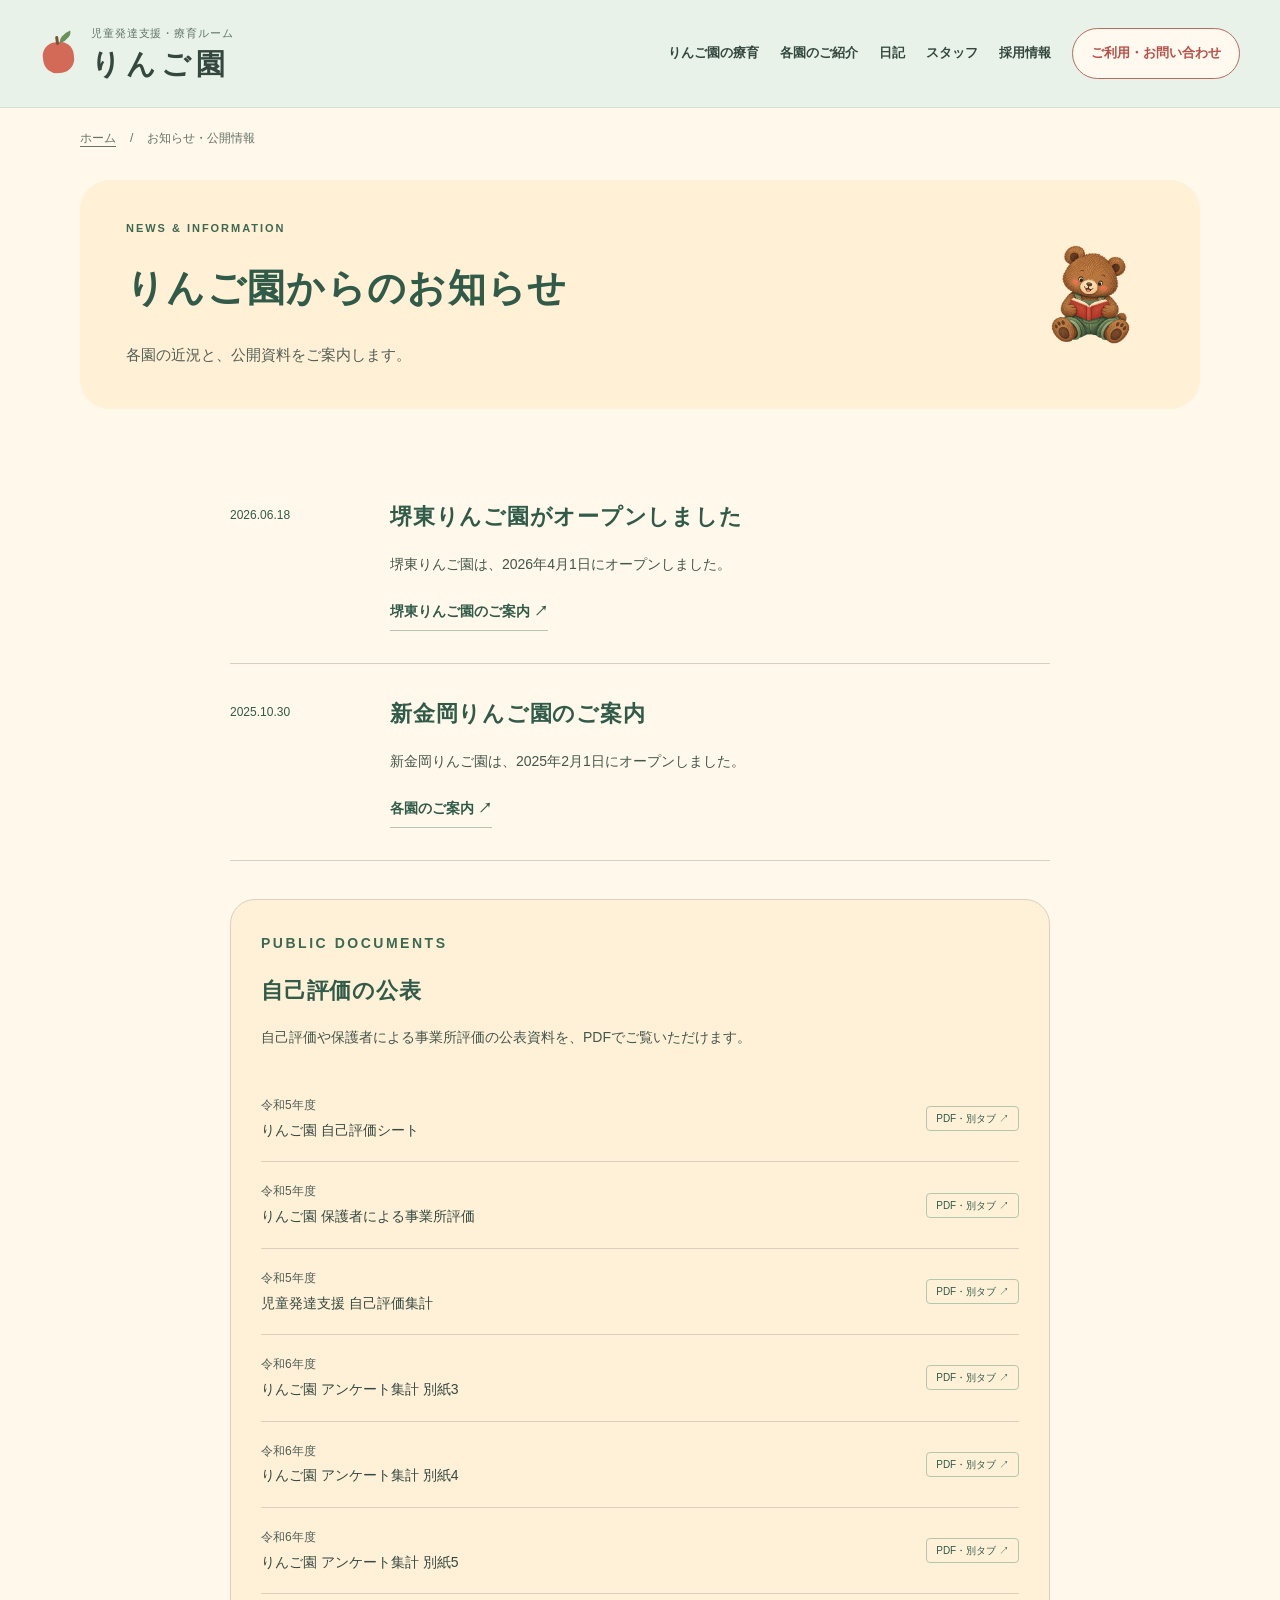
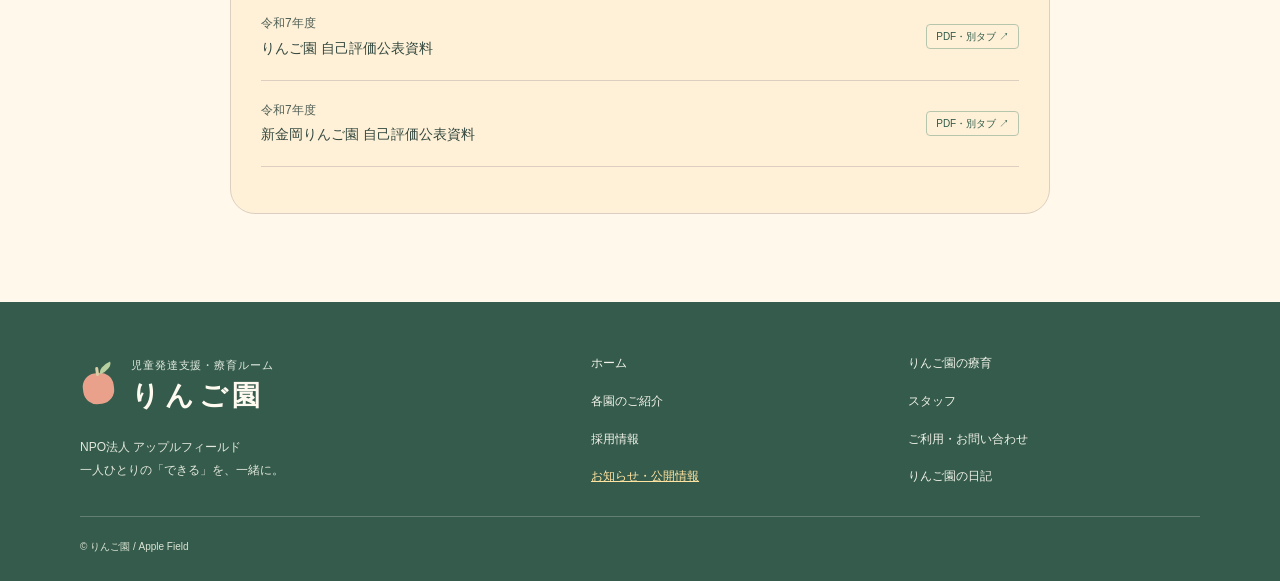
<file: news.html>
<!doctype html>
<html lang="ja">
<head>
<meta charset="utf-8">
<meta name="viewport" content="width=device-width,initial-scale=1"><title>お知らせ・公開情報 | 療育ルーム りんご園</title>
<meta name="description" content="りんご園からのお知らせと自己評価の公開情報をご案内します。">
<meta name="robots" content="index,follow">
<meta property="og:title" content="お知らせ・公開情報 | 療育ルーム りんご園">
<meta property="og:description" content="りんご園からのお知らせと自己評価の公開情報をご案内します。">
<meta property="og:type" content="website">
<meta property="og:locale" content="ja_JP">
<link rel="stylesheet" href="style.css">
<link rel="stylesheet" href="blog.css">
<link rel="stylesheet" href="orchard-theme.css">
<link rel="stylesheet" href="pastel-theme.css">
<link rel="canonical" href="https://lintailangjiaowu-netizen.github.io/ringoen/news.html">
<meta property="og:url" content="https://lintailangjiaowu-netizen.github.io/ringoen/news.html">
<meta property="og:image" content="https://lintailangjiaowu-netizen.github.io/ringoen/assets/orchard.png">
<meta property="og:image:alt" content="りんごの木の下で遊ぶうさぎとくまのイラスト">
<meta name="theme-color" content="#e5f1e9">
<link rel="icon" type="image/svg+xml" href="assets/favicon.svg">
</head>
<body class="orchard-page orchard-news"><a class="skip" href="#main">本文へ移動</a>
<header class="header"><a class="brand" href="index.html"><span class="brand-mark" aria-hidden="true">●</span><span><small>児童発達支援・療育ルーム</small><strong>りんご園</strong></span></a><button class="menu-toggle" aria-expanded="false" aria-controls="navigation">メニュー</button>
<nav id="navigation" aria-label="メインメニュー"><a href="care.html">りんご園の療育</a><a href="rooms.html">各園のご紹介</a><a href="blog.html">日記</a><a href="staff.html">スタッフ</a><a href="recruit.html">採用情報</a><a href="contact.html">ご利用・お問い合わせ</a>
</nav>
</header>
<main id="main"><nav class="breadcrumb wrap" aria-label="現在位置"><a href="index.html">ホーム</a><span aria-hidden="true">/</span><span aria-current="page">お知らせ・公開情報</span></nav>
<section class="page-intro wrap bear-intro"><div class="bear-intro-copy">
<p class="eyebrow">NEWS & INFORMATION</p>
<h1><span class="keep">りんご園からの</span><wbr><span class="keep">お知らせ</span></h1>
<p class="lead">各園の近況と、公開資料をご案内します。</p>
</div><img class="bear-accent" src="assets/bear-book.png" alt="" aria-hidden="true" width="1280" height="1280" decoding="async"></section>
<section class="section wrap narrow compact">
<article class="news-item"><time datetime="2026-06-18">2026.06.18</time>
<h2>堺東りんご園がオープンしました</h2>
<p>堺東りんご園は、2026年4月1日にオープンしました。</p><a class="text-link" href="rooms.html#sakaihigashi">堺東りんご園のご案内 ↗</a>
</article>
<article class="news-item"><time datetime="2025-10-30">2025.10.30</time>
<h2>新金岡りんご園のご案内</h2>
<p>新金岡りんご園は、2025年2月1日にオープンしました。</p><a class="text-link" href="rooms.html">各園のご案内 ↗</a>
</article>
<article class="news-item documents">
<p class="eyebrow">PUBLIC DOCUMENTS</p><h2>自己評価の公表</h2>
<p>自己評価や保護者による事業所評価の公表資料を、PDFでご覧いただけます。</p><ul class="document-list"><li><a href="documents/evaluation-01.pdf" target="_blank" rel="noopener"><span><small>令和5年度</small>りんご園 自己評価シート</span><span class="document-type">PDF・別タブ ↗</span></a></li><li><a href="documents/evaluation-02.pdf" target="_blank" rel="noopener"><span><small>令和5年度</small>りんご園 保護者による事業所評価</span><span class="document-type">PDF・別タブ ↗</span></a></li><li><a href="documents/evaluation-03.pdf" target="_blank" rel="noopener"><span><small>令和5年度</small>児童発達支援 自己評価集計</span><span class="document-type">PDF・別タブ ↗</span></a></li><li><a href="documents/evaluation-04.pdf" target="_blank" rel="noopener"><span><small>令和6年度</small>りんご園 アンケート集計 別紙3</span><span class="document-type">PDF・別タブ ↗</span></a></li><li><a href="documents/evaluation-05.pdf" target="_blank" rel="noopener"><span><small>令和6年度</small>りんご園 アンケート集計 別紙4</span><span class="document-type">PDF・別タブ ↗</span></a></li><li><a href="documents/evaluation-06.pdf" target="_blank" rel="noopener"><span><small>令和6年度</small>りんご園 アンケート集計 別紙5</span><span class="document-type">PDF・別タブ ↗</span></a></li><li><a href="documents/evaluation-07.pdf" target="_blank" rel="noopener"><span><small>令和7年度</small>りんご園 自己評価公表資料</span><span class="document-type">PDF・別タブ ↗</span></a></li><li><a href="documents/evaluation-08.pdf" target="_blank" rel="noopener"><span><small>令和7年度</small>新金岡りんご園 自己評価公表資料</span><span class="document-type">PDF・別タブ ↗</span></a></li></ul>
</article>
</section>
</main>
<footer>
<div class="footer-inner">
<div class="brand"><span class="brand-mark" aria-hidden="true">●</span><span><small>児童発達支援・療育ルーム</small><strong>りんご園</strong></span>
</div>
<p>NPO法人 アップルフィールド<br>一人ひとりの「できる」を、一緒に。</p>
<nav class="footer-links" aria-label="フッターメニュー"><a href="index.html">ホーム</a><a href="care.html">りんご園の療育</a><a href="rooms.html">各園のご紹介</a><a href="staff.html">スタッフ</a><a href="recruit.html">採用情報</a><a href="contact.html">ご利用・お問い合わせ</a><a href="news.html" aria-current="page">お知らせ・公開情報</a>
<a href="blog.html">りんご園の日記</a></nav>
<p class="fine">© りんご園 / Apple Field</p>
</div>
</footer>
<script src="script.js" defer>
</script>
</body>
</html>
</file>
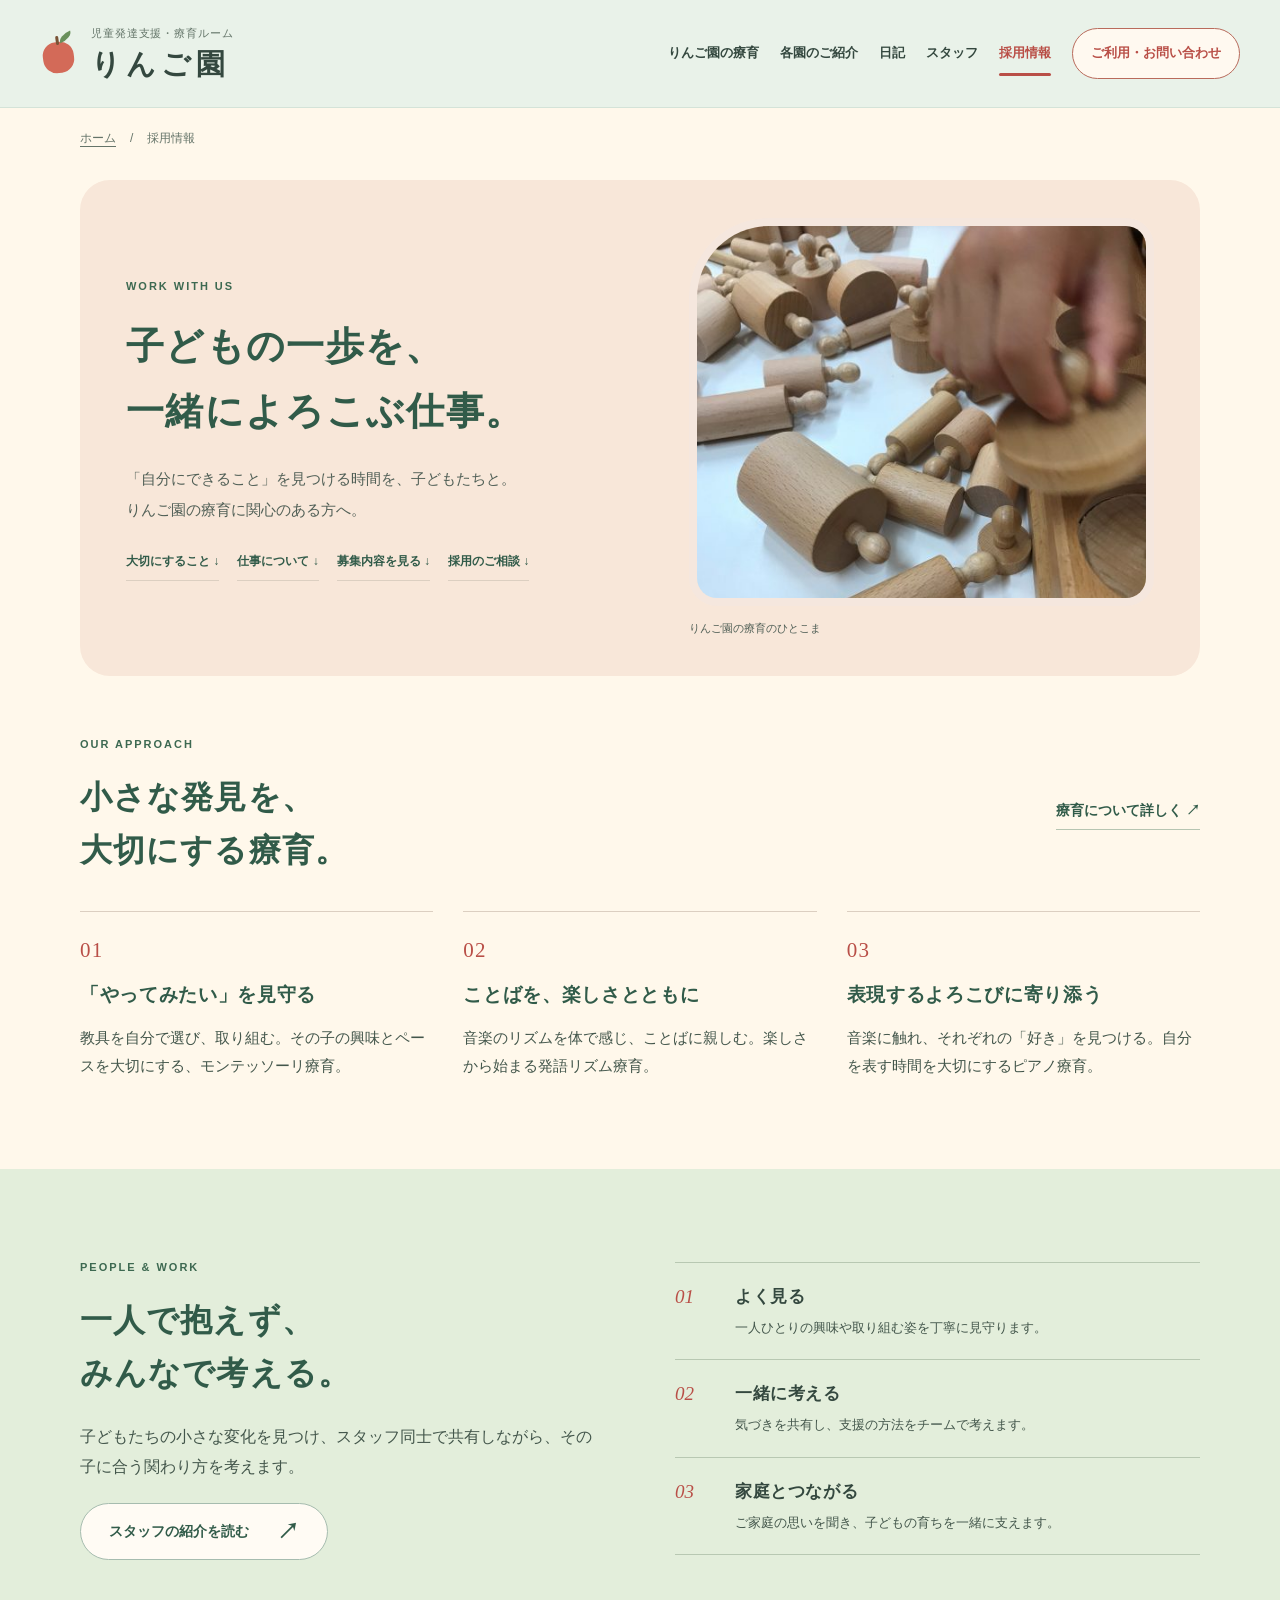
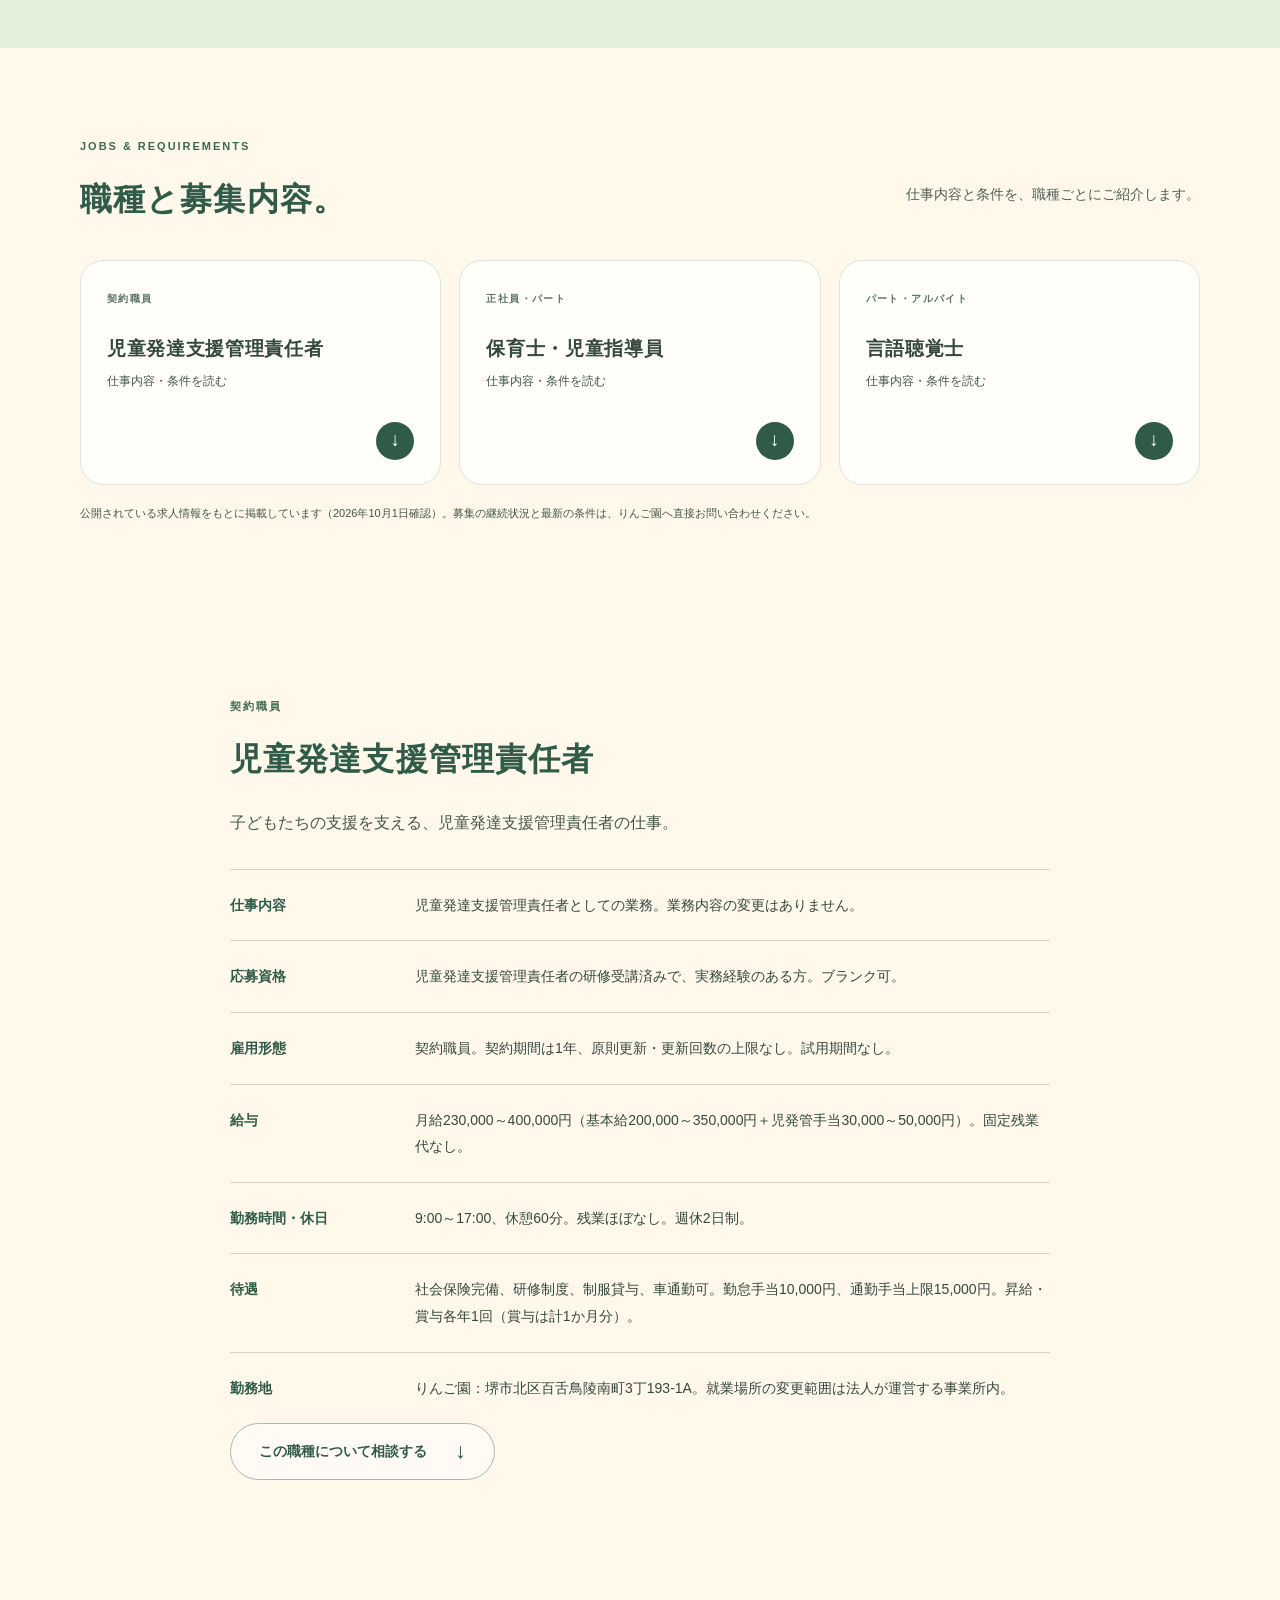
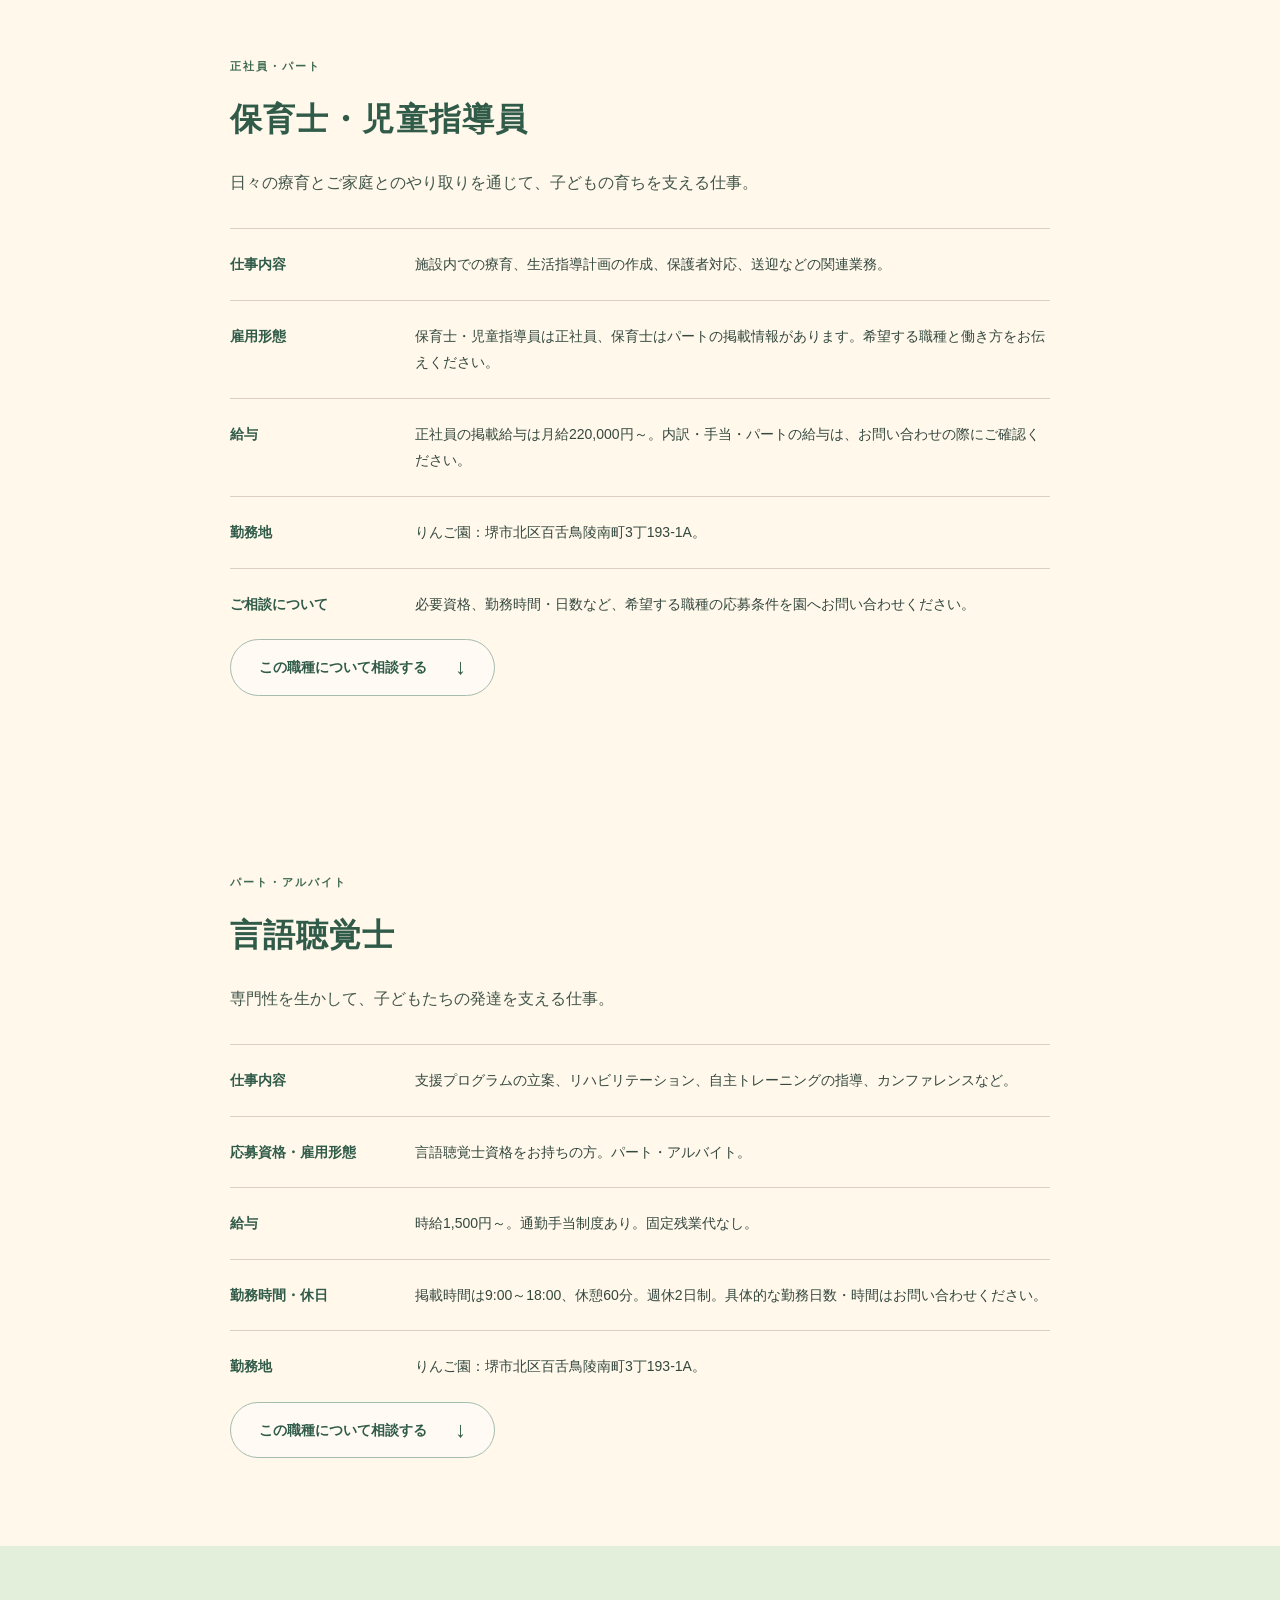
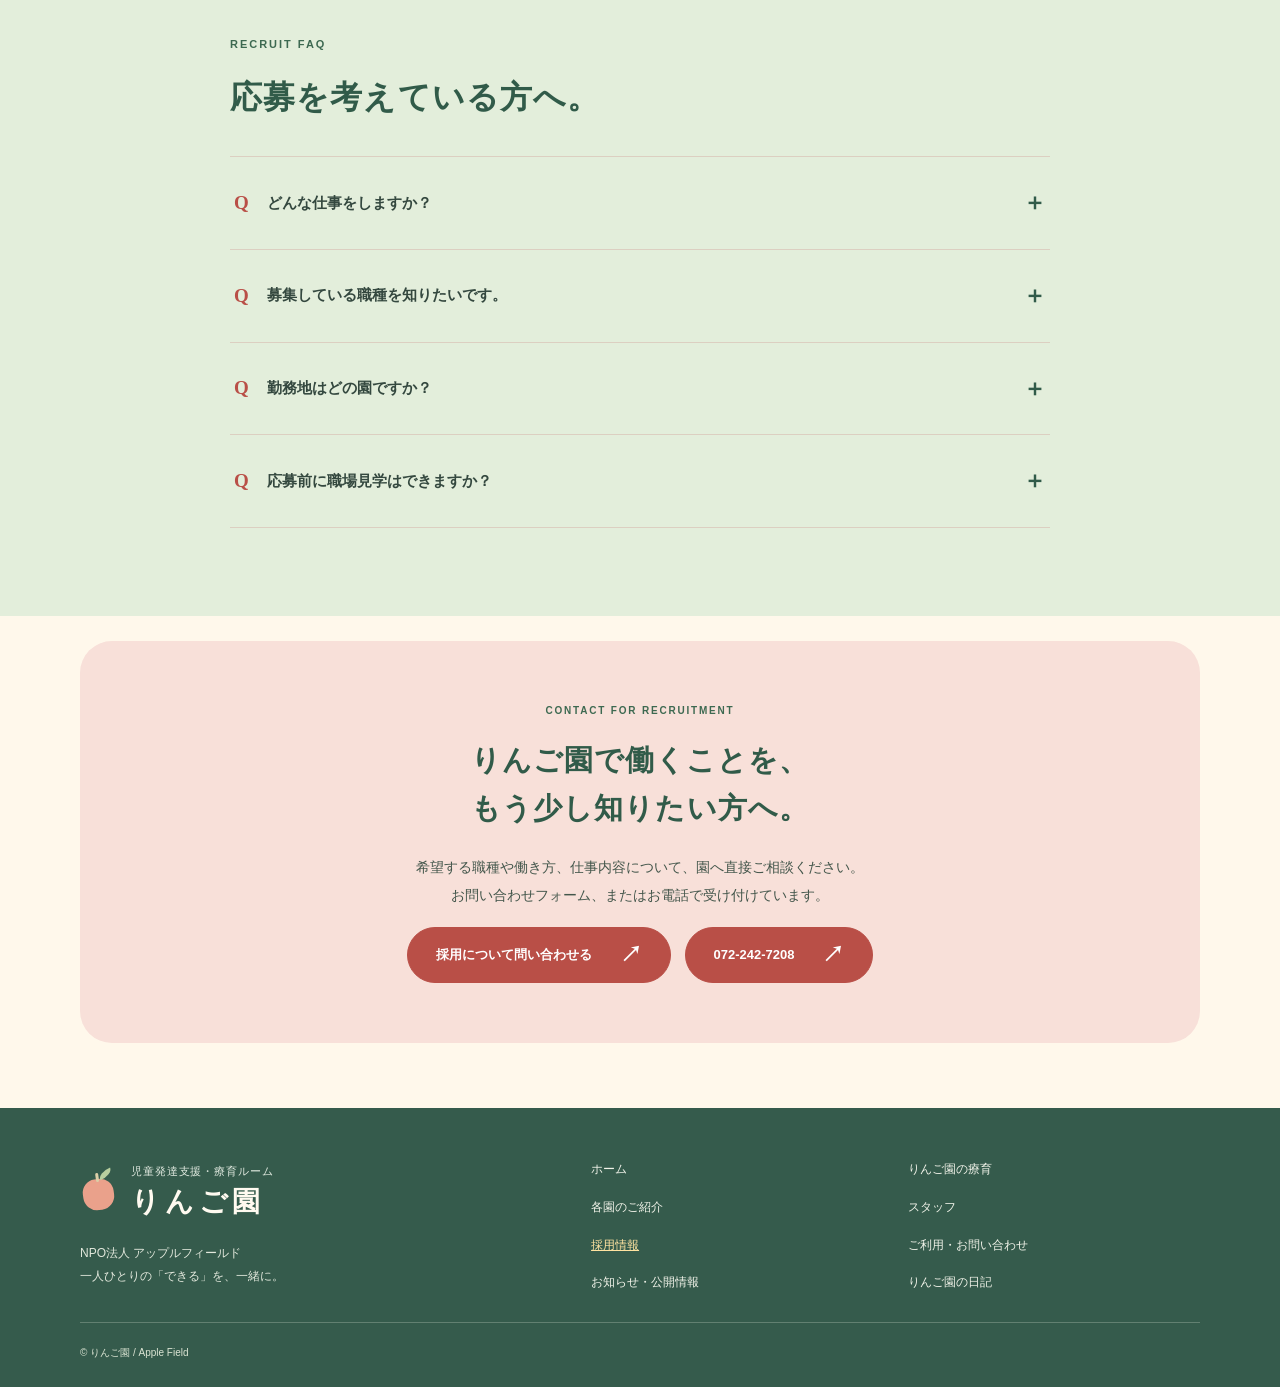
<file: recruit.html>
<!doctype html>
<html lang="ja">
<head>
<meta charset="utf-8">
<meta name="viewport" content="width=device-width,initial-scale=1"><title>採用情報 | 療育ルーム りんご園</title>
<meta name="description" content="りんご園が大切にする療育、仕事の内容、職種別の募集内容、園への直接のご相談方法をご案内します。">
<meta name="robots" content="index,follow">
<meta property="og:title" content="採用情報 | 療育ルーム りんご園">
<meta property="og:description" content="りんご園が大切にする療育、仕事の内容、職種別の募集内容、園への直接のご相談方法をご案内します。">
<meta property="og:type" content="website">
<meta property="og:locale" content="ja_JP">
<link rel="stylesheet" href="style.css">
<link rel="stylesheet" href="blog.css">
<link rel="stylesheet" href="orchard-theme.css">
<link rel="stylesheet" href="pastel-theme.css">
<link rel="canonical" href="https://lintailangjiaowu-netizen.github.io/ringoen/recruit.html">
<meta property="og:url" content="https://lintailangjiaowu-netizen.github.io/ringoen/recruit.html">
<meta property="og:image" content="https://lintailangjiaowu-netizen.github.io/ringoen/assets/care-activity-02.jpg">
<meta property="og:image:alt" content="木製の教具に取り組む、りんご園の療育の様子">
<meta name="theme-color" content="#e5f1e9">
<link rel="icon" type="image/svg+xml" href="assets/favicon.svg">
</head>
<body class="orchard-page orchard-recruit"><a class="skip" href="#main">本文へ移動</a>
<header class="header"><a class="brand" href="index.html"><span class="brand-mark" aria-hidden="true">●</span><span><small>児童発達支援・療育ルーム</small><strong>りんご園</strong></span></a><button class="menu-toggle" aria-expanded="false" aria-controls="navigation">メニュー</button>
<nav id="navigation" aria-label="メインメニュー"><a href="care.html">りんご園の療育</a><a href="rooms.html">各園のご紹介</a><a href="blog.html">日記</a><a href="staff.html">スタッフ</a><a href="recruit.html" aria-current="page">採用情報</a><a href="contact.html">ご利用・お問い合わせ</a>
</nav>
</header>
<main id="main"><nav class="breadcrumb wrap" aria-label="現在位置"><a href="index.html">ホーム</a><span aria-hidden="true">/</span><span aria-current="page">採用情報</span></nav>

<section class="page-intro wrap recruit-intro"><div class="recruit-intro-copy"><p class="eyebrow">WORK WITH US</p><h1>子どもの一歩を、<br>一緒によろこぶ仕事。</h1><p class="lead">「自分にできること」を見つける時間を、子どもたちと。<br>りんご園の療育に関心のある方へ。</p><nav class="page-links" aria-label="採用ページ内のご案内"><a href="#work">大切にすること ↓</a><a href="#daily-work">仕事について ↓</a><a href="#positions">募集内容を見る ↓</a><a href="#inquiry">採用のご相談 ↓</a></nav></div><figure class="recruit-photo"><img src="assets/care-activity-02.jpg" alt="木製の教具を使った、りんご園の療育の様子" width="500" height="500" fetchpriority="high" decoding="async"><figcaption>りんご園の療育のひとこま</figcaption></figure></section>
<section id="work" class="section wrap compact"><div class="section-head"><div><p class="eyebrow">OUR APPROACH</p><h2>小さな発見を、<br>大切にする療育。</h2></div><a class="text-link" href="care.html">療育について詳しく ↗</a></div><div class="work-grid"><article class="work-card"><span class="number">01</span><h3>「やってみたい」を見守る</h3><p>教具を自分で選び、取り組む。その子の興味とペースを大切にする、モンテッソーリ療育。</p></article><article class="work-card"><span class="number">02</span><h3>ことばを、楽しさとともに</h3><p>音楽のリズムを体で感じ、ことばに親しむ。楽しさから始まる発語リズム療育。</p></article><article class="work-card"><span class="number">03</span><h3>表現するよろこびに寄り添う</h3><p>音楽に触れ、それぞれの「好き」を見つける。自分を表す時間を大切にするピアノ療育。</p></article></div></section>
<section id="daily-work" class="section tinted"><div class="wrap two-column"><div><p class="eyebrow">PEOPLE & WORK</p><h2>一人で抱えず、<br>みんなで考える。</h2><p>子どもたちの小さな変化を見つけ、スタッフ同士で共有しながら、その子に合う関わり方を考えます。</p><a class="button outline" href="staff.html#profiles">スタッフの紹介を読む<span aria-hidden="true">↗</span></a></div><div class="recruit-practice" aria-label="りんご園で大切にする仕事"><article><span>01</span><div><h3>よく見る</h3><p>一人ひとりの興味や取り組む姿を丁寧に見守ります。</p></div></article><article><span>02</span><div><h3>一緒に考える</h3><p>気づきを共有し、支援の方法をチームで考えます。</p></div></article><article><span>03</span><div><h3>家庭とつながる</h3><p>ご家庭の思いを聞き、子どもの育ちを一緒に支えます。</p></div></article></div></div></section>
<section id="positions" class="section wrap recruit-openings"><div class="section-head"><div><p class="eyebrow">JOBS &amp; REQUIREMENTS</p><h2>職種と募集内容。</h2></div><p class="note">仕事内容と条件を、職種ごとにご紹介します。</p></div><div class="job-link-grid"><a class="job-link-card" href="#job-manager"><span class="job-source">契約職員</span><h3>児童発達支援管理責任者</h3><p>仕事内容・条件を読む</p><span class="job-arrow" aria-hidden="true">↓</span></a><a class="job-link-card" href="#job-childcare"><span class="job-source">正社員・パート</span><h3>保育士・児童指導員</h3><p>仕事内容・条件を読む</p><span class="job-arrow" aria-hidden="true">↓</span></a><a class="job-link-card" href="#job-speech"><span class="job-source">パート・アルバイト</span><h3>言語聴覚士</h3><p>仕事内容・条件を読む</p><span class="job-arrow" aria-hidden="true">↓</span></a></div><p class="job-disclaimer">公開されている求人情報をもとに掲載しています（2026年10月1日確認）。募集の継続状況と最新の条件は、りんご園へ直接お問い合わせください。</p></section>
<article id="job-manager" class="section wrap narrow"><p class="eyebrow">契約職員</p><h2>児童発達支援管理責任者</h2><p>子どもたちの支援を支える、児童発達支援管理責任者の仕事。</p><dl class="specs"><div><dt>仕事内容</dt><dd>児童発達支援管理責任者としての業務。業務内容の変更はありません。</dd></div><div><dt>応募資格</dt><dd>児童発達支援管理責任者の研修受講済みで、実務経験のある方。ブランク可。</dd></div><div><dt>雇用形態</dt><dd>契約職員。契約期間は1年、原則更新・更新回数の上限なし。試用期間なし。</dd></div><div><dt>給与</dt><dd>月給230,000～400,000円（基本給200,000～350,000円＋児発管手当30,000～50,000円）。固定残業代なし。</dd></div><div><dt>勤務時間・休日</dt><dd>9:00～17:00、休憩60分。残業ほぼなし。週休2日制。</dd></div><div><dt>待遇</dt><dd>社会保険完備、研修制度、制服貸与、車通勤可。勤怠手当10,000円、通勤手当上限15,000円。昇給・賞与各年1回（賞与は計1か月分）。</dd></div><div><dt>勤務地</dt><dd>りんご園：堺市北区百舌鳥陵南町3丁193-1A。就業場所の変更範囲は法人が運営する事業所内。</dd></div></dl><a class="button outline" href="#inquiry">この職種について相談する<span aria-hidden="true">↓</span></a></article>
<article id="job-childcare" class="section wrap narrow"><p class="eyebrow">正社員・パート</p><h2>保育士・児童指導員</h2><p>日々の療育とご家庭とのやり取りを通じて、子どもの育ちを支える仕事。</p><dl class="specs"><div><dt>仕事内容</dt><dd>施設内での療育、生活指導計画の作成、保護者対応、送迎などの関連業務。</dd></div><div><dt>雇用形態</dt><dd>保育士・児童指導員は正社員、保育士はパートの掲載情報があります。希望する職種と働き方をお伝えください。</dd></div><div><dt>給与</dt><dd>正社員の掲載給与は月給220,000円～。内訳・手当・パートの給与は、お問い合わせの際にご確認ください。</dd></div><div><dt>勤務地</dt><dd>りんご園：堺市北区百舌鳥陵南町3丁193-1A。</dd></div><div><dt>ご相談について</dt><dd>必要資格、勤務時間・日数など、希望する職種の応募条件を園へお問い合わせください。</dd></div></dl><a class="button outline" href="#inquiry">この職種について相談する<span aria-hidden="true">↓</span></a></article>
<article id="job-speech" class="section wrap narrow"><p class="eyebrow">パート・アルバイト</p><h2>言語聴覚士</h2><p>専門性を生かして、子どもたちの発達を支える仕事。</p><dl class="specs"><div><dt>仕事内容</dt><dd>支援プログラムの立案、リハビリテーション、自主トレーニングの指導、カンファレンスなど。</dd></div><div><dt>応募資格・雇用形態</dt><dd>言語聴覚士資格をお持ちの方。パート・アルバイト。</dd></div><div><dt>給与</dt><dd>時給1,500円～。通勤手当制度あり。固定残業代なし。</dd></div><div><dt>勤務時間・休日</dt><dd>掲載時間は9:00～18:00、休憩60分。週休2日制。具体的な勤務日数・時間はお問い合わせください。</dd></div><div><dt>勤務地</dt><dd>りんご園：堺市北区百舌鳥陵南町3丁193-1A。</dd></div></dl><a class="button outline" href="#inquiry">この職種について相談する<span aria-hidden="true">↓</span></a></article>
<section class="section tinted"><div class="wrap narrow"><p class="eyebrow">RECRUIT FAQ</p><h2>応募を考えている方へ。</h2><div class="faq"><details><summary><span class="q">Q</span>どんな仕事をしますか？<span class="plus" aria-hidden="true">＋</span></summary><div class="answer">子どもへの療育や日々の記録、保護者とのやり取りなど、職種に応じた仕事を担当します。詳しい仕事内容は、このページの職種別の募集内容をご覧ください。</div></details><details><summary><span class="q">Q</span>募集している職種を知りたいです。<span class="plus" aria-hidden="true">＋</span></summary><div class="answer">このページの「職種と募集内容」でご紹介しています。現在の募集状況については、りんご園へ直接お問い合わせください。</div></details><details><summary><span class="q">Q</span>勤務地はどの園ですか？<span class="plus" aria-hidden="true">＋</span></summary><div class="answer">掲載している求人の勤務地は、百舌鳥陵南町のりんご園です。配属先や異動の範囲は職種によって異なるため、ご相談の際にご確認ください。</div></details><details><summary><span class="q">Q</span>応募前に職場見学はできますか？<span class="plus" aria-hidden="true">＋</span></summary><div class="answer">見学をご希望の場合は、りんご園へ直接お問い合わせください。希望する職種と、見学について相談したい旨をお伝えください。</div></details></div></div></section>
<section id="inquiry" class="cta wrap"><p class="eyebrow">CONTACT FOR RECRUITMENT</p><h2>りんご園で働くことを、<br>もう少し知りたい方へ。</h2><p>希望する職種や働き方、仕事内容について、園へ直接ご相談ください。<br>お問い合わせフォーム、またはお電話で受け付けています。</p><div class="actions"><a class="button" href="contact.html?type=recruit#contact-form">採用について問い合わせる<span aria-hidden="true">↗</span></a><a class="button" href="tel:0722427208" aria-label="りんご園へ電話する 072-242-7208">072-242-7208<span aria-hidden="true">↗</span></a></div></section>
</main>
<footer>
<div class="footer-inner">
<div class="brand"><span class="brand-mark" aria-hidden="true">●</span><span><small>児童発達支援・療育ルーム</small><strong>りんご園</strong></span>
</div>
<p>NPO法人 アップルフィールド<br>一人ひとりの「できる」を、一緒に。</p>
<nav class="footer-links" aria-label="フッターメニュー"><a href="index.html">ホーム</a><a href="care.html">りんご園の療育</a><a href="rooms.html">各園のご紹介</a><a href="staff.html">スタッフ</a><a href="recruit.html" aria-current="page">採用情報</a><a href="contact.html">ご利用・お問い合わせ</a><a href="news.html">お知らせ・公開情報</a>
<a href="blog.html">りんご園の日記</a></nav>
<p class="fine">© りんご園 / Apple Field</p>
</div>
</footer>
<script src="script.js" defer>
</script>
</body>
</html>
</file>
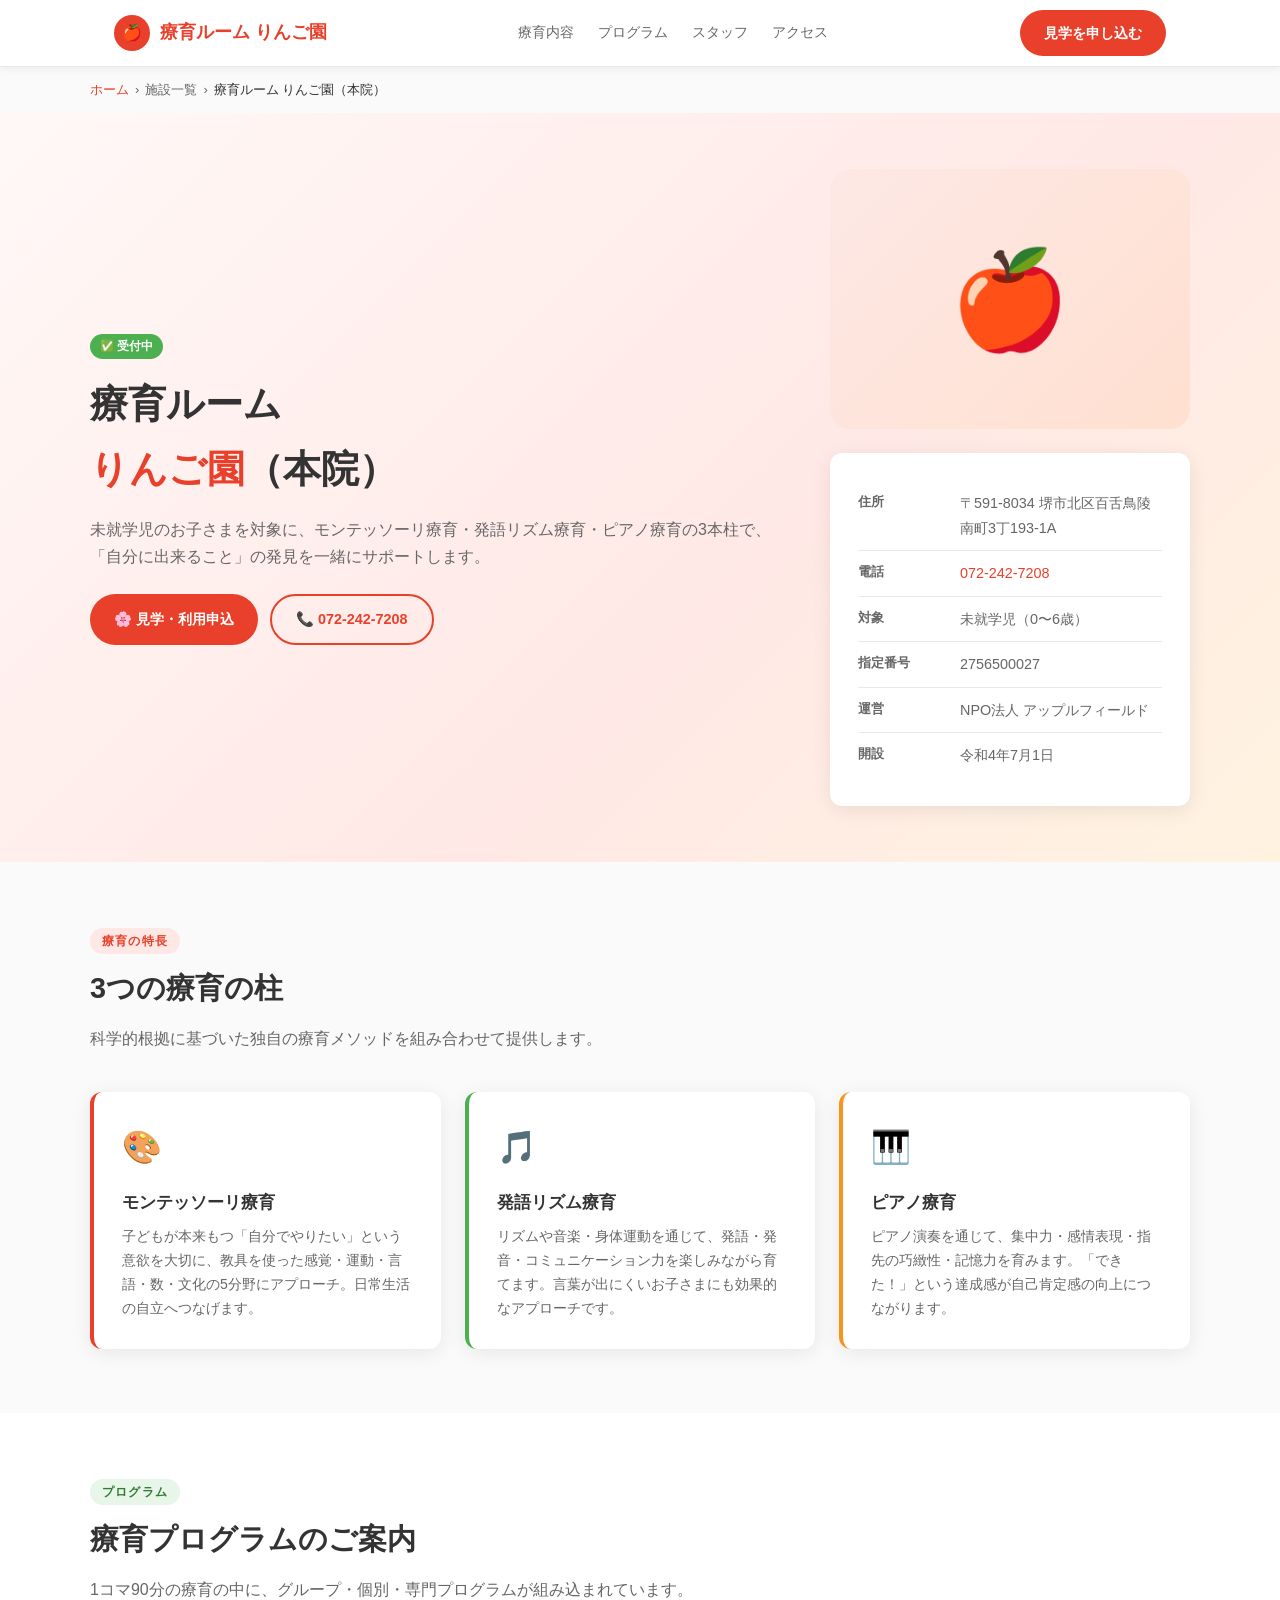
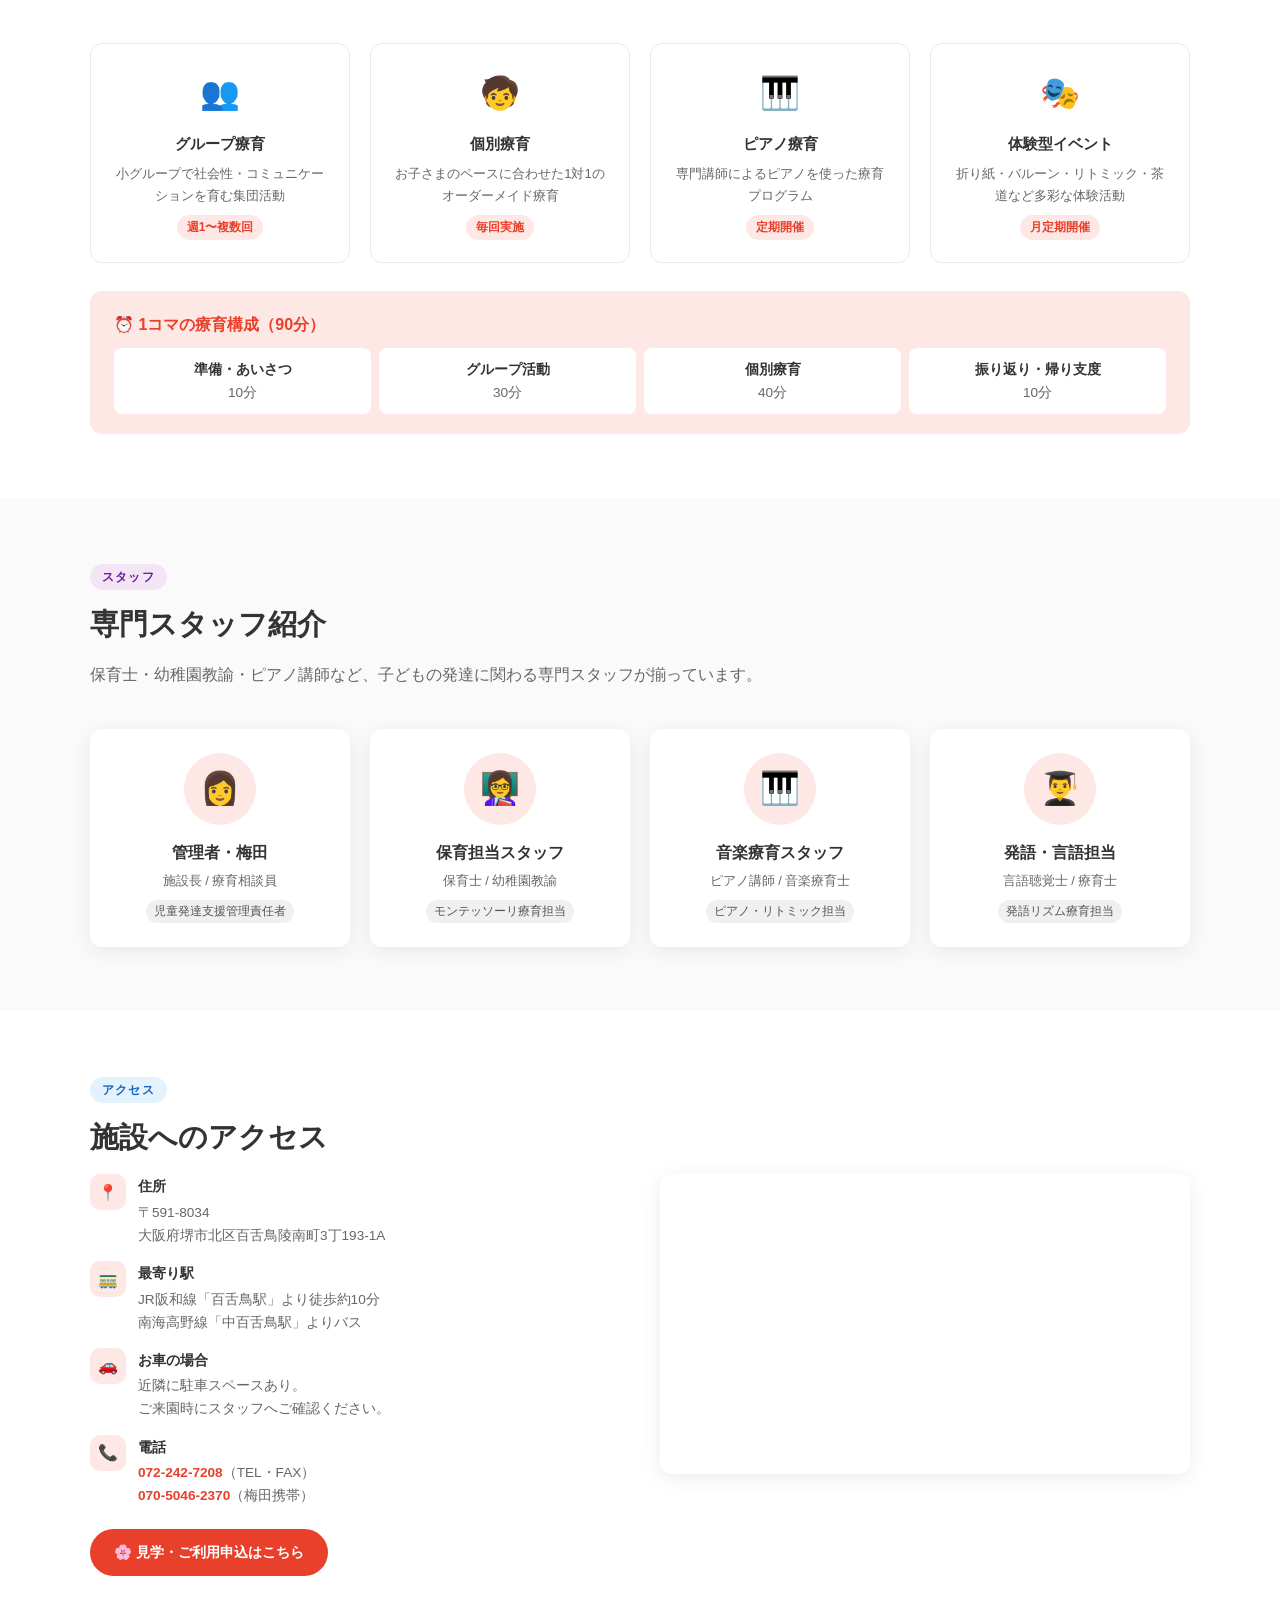
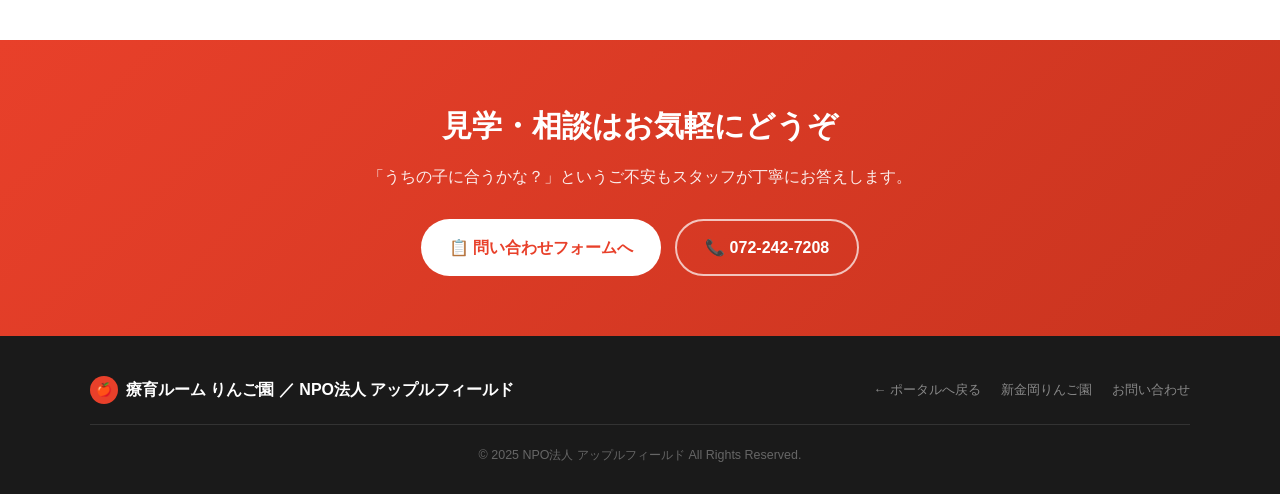
<file: ringo-en.html>
<!DOCTYPE html>
<html lang="ja">
<head>
  <meta charset="UTF-8">
  <meta name="viewport" content="width=device-width, initial-scale=1.0">
  <title>療育ルーム りんご園（本院） | 堺市北区 児童発達支援</title>
  <meta name="description" content="堺市北区百舌鳥陵南町の療育ルームりんご園。モンテッソーリ・発語リズム・ピアノ療育で未就学児の発達をサポートします。">
  <style>
    *, *::before, *::after { box-sizing: border-box; margin: 0; padding: 0; }
    html { scroll-behavior: smooth; }
    body { font-family: 'Hiragino Sans', 'Hiragino Kaku Gothic ProN', 'Meiryo', sans-serif; color: #333; line-height: 1.7; background: #fff; }
    a { color: inherit; text-decoration: none; }
    :root {
      --red: #e8402a; --red-lt: #fde8e5;
      --green: #4caf50; --green-lt: #e8f5e9;
      --orange: #f7941d;
      --muted: #666; --border: #e8e8e8;
      --radius: 12px; --shadow: 0 4px 20px rgba(0,0,0,.08);
    }
    .btn { display: inline-flex; align-items: center; gap: 6px; padding: 11px 24px; border-radius: 50px; font-size: .9rem; font-weight: 600; cursor: pointer; transition: all .2s; border: none; }
    .btn-primary { background: var(--red); color: #fff; }
    .btn-primary:hover { background: #c9341f; transform: translateY(-1px); box-shadow: 0 4px 14px rgba(232,64,42,.35); }
    .btn-outline { background: transparent; color: var(--red); border: 2px solid var(--red); }
    .btn-outline:hover { background: var(--red-lt); }

    /* Header */
    header { position: sticky; top: 0; z-index: 100; background: #fff; border-bottom: 1px solid var(--border); box-shadow: 0 2px 8px rgba(0,0,0,.06); }
    .header-inner { max-width: 1100px; margin: 0 auto; display: flex; align-items: center; justify-content: space-between; padding: 0 24px; height: 66px; }
    .logo { display: flex; align-items: center; gap: 10px; font-size: 1.1rem; font-weight: 700; color: var(--red); }
    .logo-icon { width: 36px; height: 36px; background: var(--red); border-radius: 50%; display: flex; align-items: center; justify-content: center; font-size: 1rem; color: #fff; }
    .logo-back { font-size: .8rem; color: var(--muted); display: flex; align-items: center; gap: 4px; }
    .logo-back:hover { color: var(--red); }
    nav { display: flex; align-items: center; gap: 24px; font-size: .88rem; }
    nav a { color: var(--muted); font-weight: 500; transition: color .2s; }
    nav a:hover { color: var(--red); }

    /* Breadcrumb */
    .breadcrumb { background: #fafafa; padding: 12px 24px; font-size: .82rem; color: var(--muted); }
    .breadcrumb-inner { max-width: 1100px; margin: 0 auto; display: flex; gap: 6px; align-items: center; }
    .breadcrumb a { color: var(--red); }
    .breadcrumb a:hover { text-decoration: underline; }

    /* Hero */
    .facility-hero { background: linear-gradient(135deg, #fff8f7 0%, #ffe8e5 60%, #fff3e0 100%); padding: 56px 24px; }
    .facility-hero-inner { max-width: 1100px; margin: 0 auto; display: grid; grid-template-columns: 1fr 360px; gap: 48px; align-items: center; }
    .badge { display: inline-block; background: var(--green); color: #fff; font-size: .72rem; font-weight: 700; padding: 3px 10px; border-radius: 50px; margin-bottom: 12px; }
    .facility-hero h1 { font-size: clamp(1.6rem, 3vw, 2.4rem); font-weight: 800; margin-bottom: 14px; }
    .facility-hero h1 em { color: var(--red); font-style: normal; }
    .facility-hero p { color: var(--muted); margin-bottom: 24px; }
    .hero-actions { display: flex; gap: 12px; flex-wrap: wrap; }
    .hero-visual {
      background: linear-gradient(135deg, #fde8e5, #ffe0d0);
      border-radius: 20px; height: 260px;
      display: flex; align-items: center; justify-content: center;
      font-size: 6rem;
    }

    /* Info card */
    .info-card { background: #fff; border-radius: var(--radius); padding: 28px; box-shadow: var(--shadow); margin-top: 24px; }
    .info-row { display: flex; gap: 12px; align-items: flex-start; padding: 10px 0; border-bottom: 1px solid var(--border); font-size: .9rem; }
    .info-row:last-child { border-bottom: none; }
    .info-label { font-weight: 700; min-width: 90px; color: var(--muted); flex-shrink: 0; font-size: .82rem; }
    .info-value { color: var(--muted); }

    /* Section */
    section { padding: 64px 24px; }
    .section-inner { max-width: 1100px; margin: 0 auto; }
    .section-tag { display: inline-block; font-size: .75rem; font-weight: 700; letter-spacing: .1em; padding: 3px 12px; border-radius: 50px; margin-bottom: 10px; }
    .section-title { font-size: clamp(1.3rem, 2.5vw, 1.8rem); font-weight: 800; margin-bottom: 12px; }
    .section-lead { color: var(--muted); margin-bottom: 40px; }

    /* Therapies */
    .therapies-bg { background: #fafafa; }
    .therapy-list { display: grid; grid-template-columns: repeat(auto-fit, minmax(280px, 1fr)); gap: 24px; }
    .therapy-card { background: #fff; border-radius: var(--radius); padding: 28px; box-shadow: var(--shadow); border-left: 4px solid transparent; }
    .therapy-card:nth-child(1) { border-left-color: var(--red); }
    .therapy-card:nth-child(2) { border-left-color: var(--green); }
    .therapy-card:nth-child(3) { border-left-color: var(--orange); }
    .therapy-card .t-icon { font-size: 2rem; margin-bottom: 14px; }
    .therapy-card h3 { font-size: 1.05rem; font-weight: 700; margin-bottom: 8px; }
    .therapy-card p { font-size: .88rem; color: var(--muted); }

    /* Programs */
    .program-grid { display: grid; grid-template-columns: repeat(auto-fit, minmax(220px, 1fr)); gap: 20px; }
    .program-card { background: #fff; border: 1.5px solid var(--border); border-radius: var(--radius); padding: 22px 20px; text-align: center; transition: border-color .2s, transform .2s; }
    .program-card:hover { border-color: var(--red); transform: translateY(-3px); }
    .program-card .p-icon { font-size: 2rem; margin-bottom: 10px; }
    .program-card h4 { font-size: .95rem; font-weight: 700; margin-bottom: 6px; }
    .program-card p { font-size: .82rem; color: var(--muted); }
    .time-badge { display: inline-block; background: var(--red-lt); color: var(--red); font-size: .75rem; font-weight: 700; padding: 2px 10px; border-radius: 50px; margin-top: 8px; }

    /* Schedule */
    .schedule-bg { background: linear-gradient(135deg, #fff8f7, #f1f8e9); }
    .schedule-table { width: 100%; border-collapse: collapse; font-size: .88rem; }
    .schedule-table th { background: var(--red); color: #fff; padding: 12px 16px; text-align: center; }
    .schedule-table td { padding: 12px 16px; border-bottom: 1px solid var(--border); text-align: center; }
    .schedule-table tr:nth-child(even) td { background: #fafafa; }
    .avail { color: var(--green); font-weight: 700; }
    .unavail { color: #ccc; }

    /* Staff */
    .staff-grid { display: grid; grid-template-columns: repeat(auto-fit, minmax(200px, 1fr)); gap: 20px; }
    .staff-card { background: #fff; border-radius: var(--radius); padding: 24px 20px; text-align: center; box-shadow: var(--shadow); }
    .staff-avatar { width: 72px; height: 72px; background: var(--red-lt); border-radius: 50%; display: flex; align-items: center; justify-content: center; font-size: 2rem; margin: 0 auto 14px; }
    .staff-name { font-weight: 700; margin-bottom: 4px; }
    .staff-role { font-size: .8rem; color: var(--muted); }
    .staff-tag { display: inline-block; font-size: .72rem; background: #f0f0f0; color: #555; padding: 2px 8px; border-radius: 50px; margin-top: 8px; }

    /* Map */
    .map-container { border-radius: var(--radius); overflow: hidden; box-shadow: var(--shadow); }
    .map-container iframe { display: block; }

    /* Access */
    .access-grid { display: grid; grid-template-columns: 1fr 1fr; gap: 40px; align-items: start; }
    .access-info { display: flex; flex-direction: column; gap: 14px; }
    .access-item { display: flex; gap: 12px; align-items: flex-start; }
    .access-item .a-icon { width: 36px; height: 36px; background: var(--red-lt); border-radius: 10px; display: flex; align-items: center; justify-content: center; font-size: 1rem; flex-shrink: 0; }
    .access-item h4 { font-size: .9rem; font-weight: 700; margin-bottom: 2px; }
    .access-item p { font-size: .85rem; color: var(--muted); }

    /* Reveal */
    .reveal { opacity: 0; transform: translateY(20px); transition: opacity .5s, transform .5s; }
    .reveal.visible { opacity: 1; transform: none; }

    /* Footer */
    footer { background: #1a1a1a; color: #ccc; padding: 40px 24px 28px; }
    .footer-inner { max-width: 1100px; margin: 0 auto; display: flex; justify-content: space-between; align-items: center; flex-wrap: wrap; gap: 16px; }
    .footer-logo-sm { color: #fff; font-weight: 700; display: flex; align-items: center; gap: 8px; }
    .footer-logo-sm span { width: 28px; height: 28px; background: var(--red); border-radius: 50%; display: flex; align-items: center; justify-content: center; font-size: .8rem; }
    .footer-links { display: flex; gap: 20px; }
    .footer-links a { font-size: .82rem; color: #888; }
    .footer-links a:hover { color: #fff; }

    /* Responsive */
    @media (max-width: 768px) {
      .facility-hero-inner { grid-template-columns: 1fr; }
      .hero-visual { height: 180px; font-size: 4rem; }
      .access-grid { grid-template-columns: 1fr; }
      nav { display: none; }
    }
  </style>
</head>
<body>

<header>
  <div class="header-inner">
    <a href="index.html" class="logo">
      <div class="logo-icon">🍎</div>
      療育ルーム りんご園
    </a>
    <nav>
      <a href="#therapy">療育内容</a>
      <a href="#program">プログラム</a>
      <a href="#staff">スタッフ</a>
      <a href="#access">アクセス</a>
    </nav>
    <a href="#contact-cta" class="btn btn-primary">見学を申し込む</a>
  </div>
</header>

<!-- Breadcrumb -->
<div class="breadcrumb">
  <div class="breadcrumb-inner">
    <a href="index.html">ホーム</a>
    <span>›</span>
    <span>施設一覧</span>
    <span>›</span>
    <span style="color:#333">療育ルーム りんご園（本院）</span>
  </div>
</div>

<!-- Hero -->
<div class="facility-hero">
  <div class="facility-hero-inner">
    <div>
      <span class="badge">✅ 受付中</span>
      <h1>療育ルーム<br><em>りんご園</em>（本院）</h1>
      <p>未就学児のお子さまを対象に、モンテッソーリ療育・発語リズム療育・ピアノ療育の3本柱で、「自分に出来ること」の発見を一緒にサポートします。</p>
      <div class="hero-actions">
        <a href="#contact-cta" class="btn btn-primary">🌸 見学・利用申込</a>
        <a href="tel:0722427208" class="btn btn-outline">📞 072-242-7208</a>
      </div>
    </div>
    <div>
      <div class="hero-visual">🍎</div>
      <div class="info-card">
        <div class="info-row">
          <span class="info-label">住所</span>
          <span class="info-value">〒591-8034 堺市北区百舌鳥陵南町3丁193-1A</span>
        </div>
        <div class="info-row">
          <span class="info-label">電話</span>
          <span class="info-value"><a href="tel:0722427208" style="color:var(--red)">072-242-7208</a></span>
        </div>
        <div class="info-row">
          <span class="info-label">対象</span>
          <span class="info-value">未就学児（0〜6歳）</span>
        </div>
        <div class="info-row">
          <span class="info-label">指定番号</span>
          <span class="info-value">2756500027</span>
        </div>
        <div class="info-row">
          <span class="info-label">運営</span>
          <span class="info-value">NPO法人 アップルフィールド</span>
        </div>
        <div class="info-row">
          <span class="info-label">開設</span>
          <span class="info-value">令和4年7月1日</span>
        </div>
      </div>
    </div>
  </div>
</div>

<!-- Therapy -->
<section class="therapies-bg" id="therapy">
  <div class="section-inner">
    <span class="section-tag" style="background:var(--red-lt);color:var(--red)">療育の特長</span>
    <h2 class="section-title">3つの療育の柱</h2>
    <p class="section-lead">科学的根拠に基づいた独自の療育メソッドを組み合わせて提供します。</p>
    <div class="therapy-list reveal">
      <div class="therapy-card">
        <div class="t-icon">🎨</div>
        <h3>モンテッソーリ療育</h3>
        <p>子どもが本来もつ「自分でやりたい」という意欲を大切に、教具を使った感覚・運動・言語・数・文化の5分野にアプローチ。日常生活の自立へつなげます。</p>
      </div>
      <div class="therapy-card">
        <div class="t-icon">🎵</div>
        <h3>発語リズム療育</h3>
        <p>リズムや音楽・身体運動を通じて、発語・発音・コミュニケーション力を楽しみながら育てます。言葉が出にくいお子さまにも効果的なアプローチです。</p>
      </div>
      <div class="therapy-card">
        <div class="t-icon">🎹</div>
        <h3>ピアノ療育</h3>
        <p>ピアノ演奏を通じて、集中力・感情表現・指先の巧緻性・記憶力を育みます。「できた！」という達成感が自己肯定感の向上につながります。</p>
      </div>
    </div>
  </div>
</section>

<!-- Program -->
<section id="program">
  <div class="section-inner">
    <span class="section-tag" style="background:var(--green-lt);color:#2e7d32">プログラム</span>
    <h2 class="section-title">療育プログラムのご案内</h2>
    <p class="section-lead">1コマ90分の療育の中に、グループ・個別・専門プログラムが組み込まれています。</p>
    <div class="program-grid reveal">
      <div class="program-card">
        <div class="p-icon">👥</div>
        <h4>グループ療育</h4>
        <p>小グループで社会性・コミュニケーションを育む集団活動</p>
        <span class="time-badge">週1〜複数回</span>
      </div>
      <div class="program-card">
        <div class="p-icon">🧒</div>
        <h4>個別療育</h4>
        <p>お子さまのペースに合わせた1対1のオーダーメイド療育</p>
        <span class="time-badge">毎回実施</span>
      </div>
      <div class="program-card">
        <div class="p-icon">🎹</div>
        <h4>ピアノ療育</h4>
        <p>専門講師によるピアノを使った療育プログラム</p>
        <span class="time-badge">定期開催</span>
      </div>
      <div class="program-card">
        <div class="p-icon">🎭</div>
        <h4>体験型イベント</h4>
        <p>折り紙・バルーン・リトミック・茶道など多彩な体験活動</p>
        <span class="time-badge">月定期開催</span>
      </div>
    </div>
    <div style="margin-top:28px;background:var(--red-lt);border-radius:var(--radius);padding:20px 24px;">
      <strong style="color:var(--red)">⏰ 1コマの療育構成（90分）</strong>
      <div style="margin-top:10px;display:flex;gap:8px;flex-wrap:wrap">
        <div style="background:#fff;border-radius:8px;padding:10px 16px;font-size:.85rem;flex:1;min-width:120px;text-align:center"><strong>準備・あいさつ</strong><br><span style="color:var(--muted)">10分</span></div>
        <div style="background:#fff;border-radius:8px;padding:10px 16px;font-size:.85rem;flex:1;min-width:120px;text-align:center"><strong>グループ活動</strong><br><span style="color:var(--muted)">30分</span></div>
        <div style="background:#fff;border-radius:8px;padding:10px 16px;font-size:.85rem;flex:1;min-width:120px;text-align:center"><strong>個別療育</strong><br><span style="color:var(--muted)">40分</span></div>
        <div style="background:#fff;border-radius:8px;padding:10px 16px;font-size:.85rem;flex:1;min-width:120px;text-align:center"><strong>振り返り・帰り支度</strong><br><span style="color:var(--muted)">10分</span></div>
      </div>
    </div>
  </div>
</section>

<!-- Staff -->
<section class="therapies-bg" id="staff">
  <div class="section-inner">
    <span class="section-tag" style="background:#f3e5f5;color:#6a1b9a">スタッフ</span>
    <h2 class="section-title">専門スタッフ紹介</h2>
    <p class="section-lead">保育士・幼稚園教諭・ピアノ講師など、子どもの発達に関わる専門スタッフが揃っています。</p>
    <div class="staff-grid reveal">
      <div class="staff-card">
        <div class="staff-avatar">👩</div>
        <div class="staff-name">管理者・梅田</div>
        <div class="staff-role">施設長 / 療育相談員</div>
        <span class="staff-tag">児童発達支援管理責任者</span>
      </div>
      <div class="staff-card">
        <div class="staff-avatar">👩‍🏫</div>
        <div class="staff-name">保育担当スタッフ</div>
        <div class="staff-role">保育士 / 幼稚園教諭</div>
        <span class="staff-tag">モンテッソーリ療育担当</span>
      </div>
      <div class="staff-card">
        <div class="staff-avatar">🎹</div>
        <div class="staff-name">音楽療育スタッフ</div>
        <div class="staff-role">ピアノ講師 / 音楽療育士</div>
        <span class="staff-tag">ピアノ・リトミック担当</span>
      </div>
      <div class="staff-card">
        <div class="staff-avatar">👨‍🎓</div>
        <div class="staff-name">発語・言語担当</div>
        <div class="staff-role">言語聴覚士 / 療育士</div>
        <span class="staff-tag">発語リズム療育担当</span>
      </div>
    </div>
  </div>
</section>

<!-- Access -->
<section id="access">
  <div class="section-inner">
    <span class="section-tag" style="background:#e3f2fd;color:#1565c0">アクセス</span>
    <h2 class="section-title">施設へのアクセス</h2>
    <div class="access-grid reveal">
      <div class="access-info">
        <div class="access-item">
          <div class="a-icon">📍</div>
          <div>
            <h4>住所</h4>
            <p>〒591-8034<br>大阪府堺市北区百舌鳥陵南町3丁193-1A</p>
          </div>
        </div>
        <div class="access-item">
          <div class="a-icon">🚃</div>
          <div>
            <h4>最寄り駅</h4>
            <p>JR阪和線「百舌鳥駅」より徒歩約10分<br>南海高野線「中百舌鳥駅」よりバス</p>
          </div>
        </div>
        <div class="access-item">
          <div class="a-icon">🚗</div>
          <div>
            <h4>お車の場合</h4>
            <p>近隣に駐車スペースあり。<br>ご来園時にスタッフへご確認ください。</p>
          </div>
        </div>
        <div class="access-item">
          <div class="a-icon">📞</div>
          <div>
            <h4>電話</h4>
            <p><a href="tel:0722427208" style="color:var(--red);font-weight:700">072-242-7208</a>（TEL・FAX）<br>
            <a href="tel:0700504062370" style="color:var(--red);font-weight:700">070-5046-2370</a>（梅田携帯）</p>
          </div>
        </div>
        <a href="#contact-cta" class="btn btn-primary" style="margin-top:8px;align-self:flex-start">🌸 見学・ご利用申込はこちら</a>
      </div>
      <div>
        <div class="map-container">
          <iframe
            src="https://www.google.com/maps/embed?pb=!1m18!1m12!1m3!1d3286.3162645962616!2d135.492254715228!3d34.545546980474654!2m3!1f0!2f0!3f0!3m2!1i1024!2i768!4f13.1!3m3!1m2!1s0x6000dbaf00e8c7f1%3A0xe5a3a54fb0733c1c!2z44CSNTkxLTgwMzQg5aSn6Ziq5bqc5aC65biC5YyX5Yy655m-6IiM6bOl6Zm15Y2X55S677yT5LiB77yR77yZ77yTIOODoeOCvuODs-ODqeODleOCo-ODjSAxYQ!5e0!3m2!1sja!2sjp!4v1661821321938!5m2!1sja!2sjp"
            width="100%" height="300" style="border:0;" allowfullscreen="" loading="lazy">
          </iframe>
        </div>
      </div>
    </div>
  </div>
</section>

<!-- CTA -->
<section id="contact-cta" style="background:linear-gradient(135deg,var(--red),#c9341f);color:#fff;text-align:center;padding:60px 24px">
  <h2 style="font-size:clamp(1.3rem,3vw,1.9rem);font-weight:800;margin-bottom:12px">見学・相談はお気軽にどうぞ</h2>
  <p style="opacity:.9;margin-bottom:28px">「うちの子に合うかな？」というご不安もスタッフが丁寧にお答えします。</p>
  <div style="display:flex;gap:14px;justify-content:center;flex-wrap:wrap">
    <a href="index.html#contact" style="background:#fff;color:var(--red);font-weight:700;padding:13px 28px;border-radius:50px;display:inline-flex;align-items:center;gap:6px">📋 問い合わせフォームへ</a>
    <a href="tel:0722427208" style="background:transparent;color:#fff;border:2px solid rgba(255,255,255,.7);font-weight:600;padding:13px 28px;border-radius:50px;display:inline-flex;align-items:center;gap:6px">📞 072-242-7208</a>
  </div>
</section>

<footer>
  <div class="footer-inner">
    <div class="footer-logo-sm">
      <span>🍎</span>
      療育ルーム りんご園 ／ NPO法人 アップルフィールド
    </div>
    <div class="footer-links">
      <a href="index.html">← ポータルへ戻る</a>
      <a href="shinkanaoka.html">新金岡りんご園</a>
      <a href="index.html#contact">お問い合わせ</a>
    </div>
  </div>
  <div style="max-width:1100px;margin:20px auto 0;text-align:center;font-size:.78rem;color:#666;border-top:1px solid #333;padding-top:20px">
    © 2025 NPO法人 アップルフィールド All Rights Reserved.
  </div>
</footer>

<script>
  const reveals = document.querySelectorAll('.reveal');
  const observer = new IntersectionObserver(entries => {
    entries.forEach(e => { if (e.isIntersecting) e.target.classList.add('visible'); });
  }, { threshold: 0.1 });
  reveals.forEach(el => observer.observe(el));
</script>
</body>
</html>
</file>
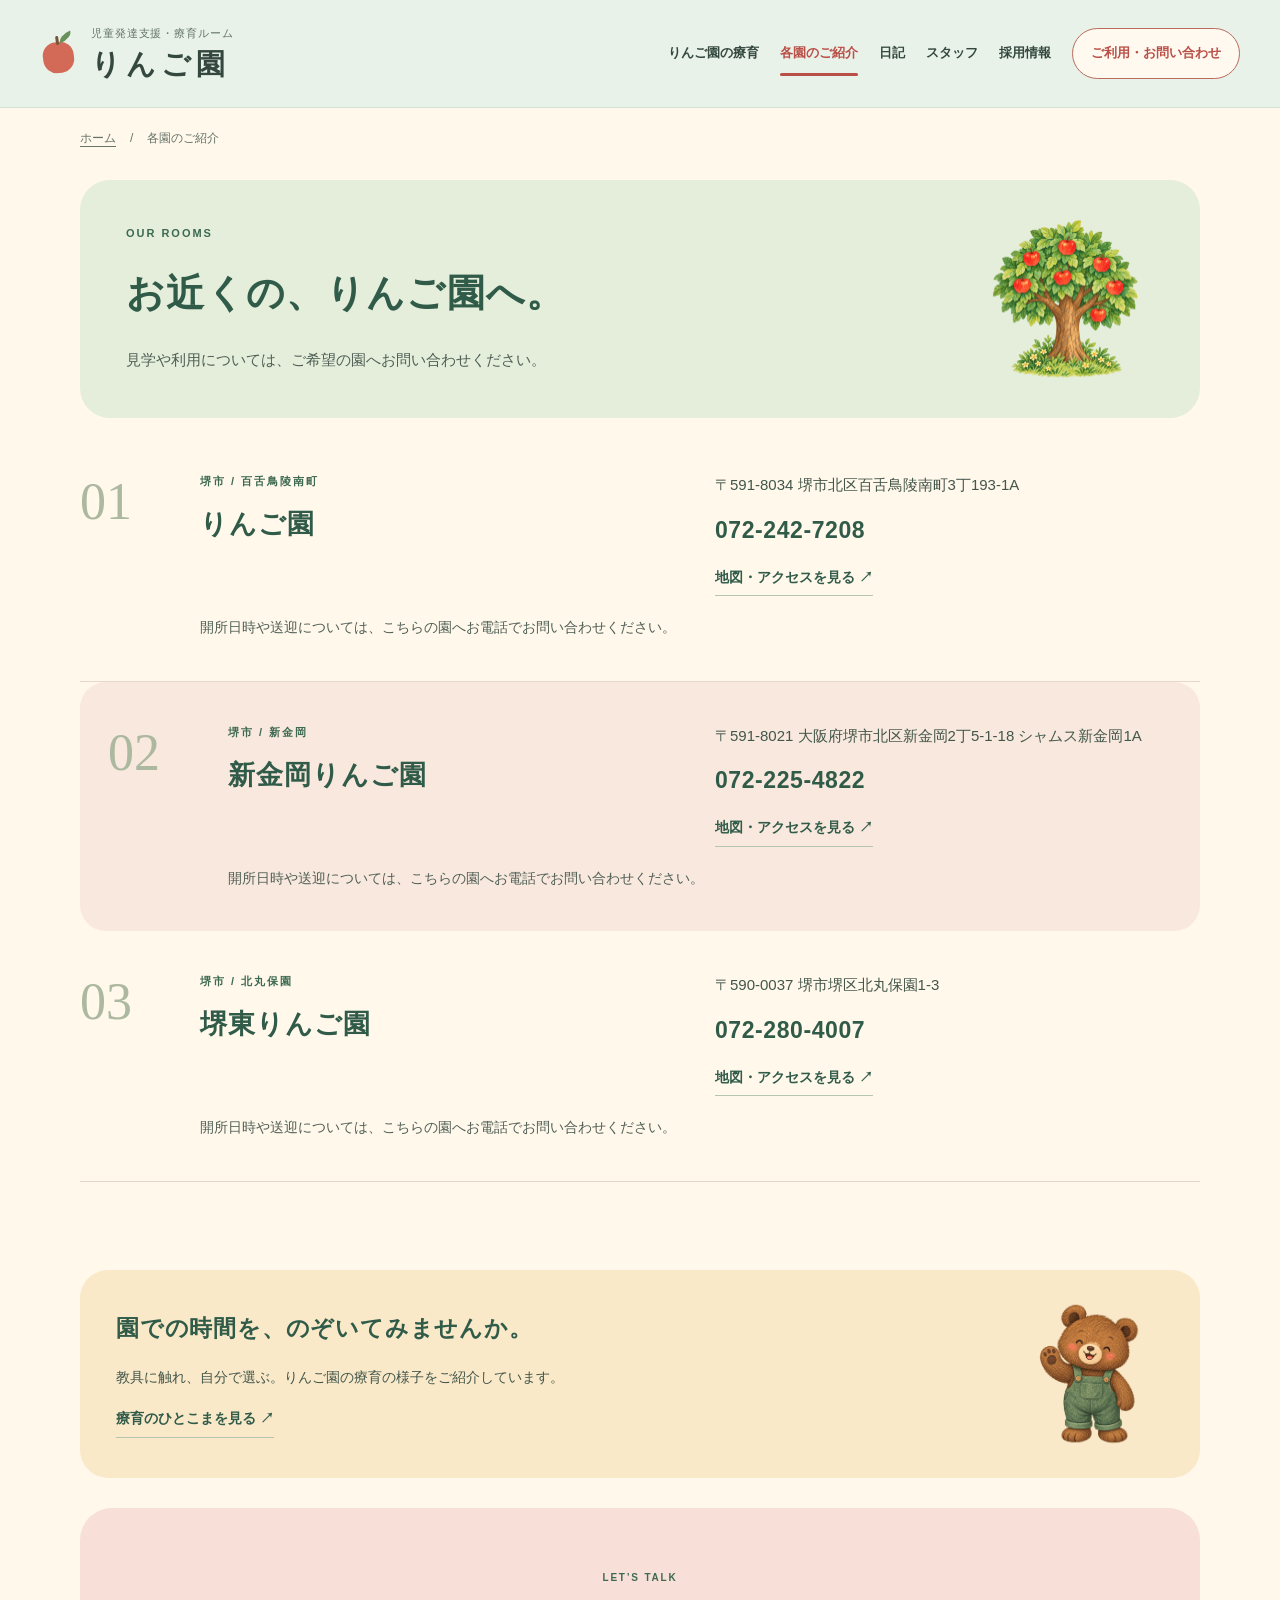
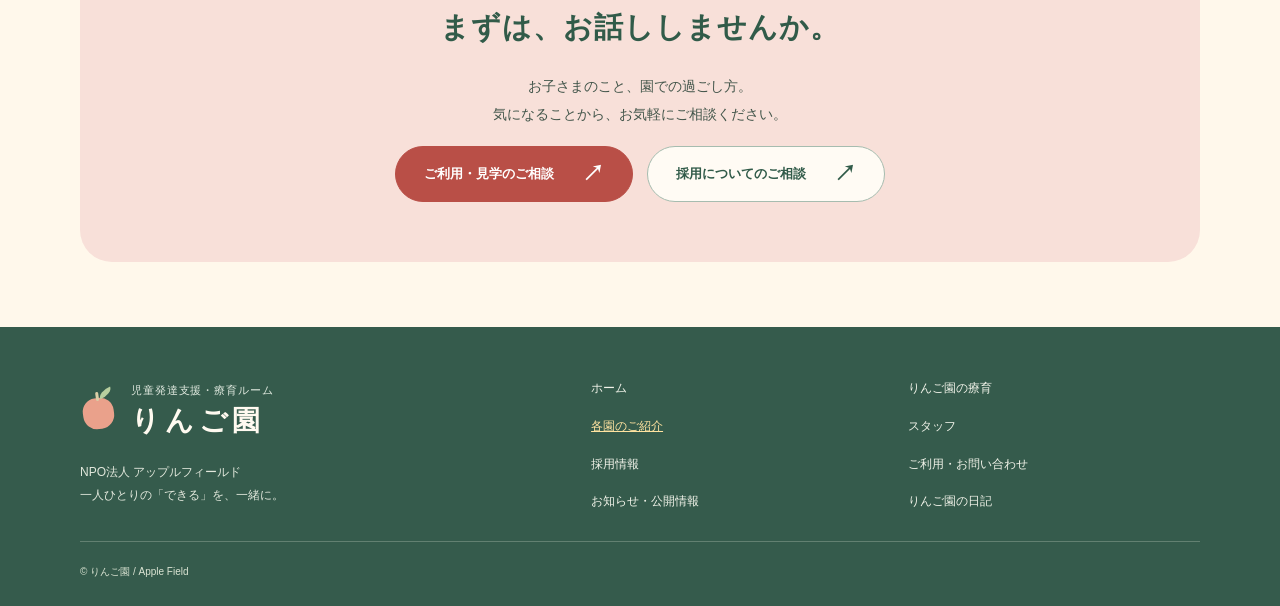
<file: rooms.html>
<!doctype html>
<html lang="ja">
<head>
<meta charset="utf-8">
<meta name="viewport" content="width=device-width,initial-scale=1"><title>各園のご紹介 | 療育ルーム りんご園</title>
<meta name="description" content="堺市内のりんご園、新金岡りんご園、堺東りんご園をご案内します。">
<meta name="robots" content="index,follow">
<meta property="og:title" content="各園のご紹介 | 療育ルーム りんご園">
<meta property="og:description" content="堺市内のりんご園、新金岡りんご園、堺東りんご園をご案内します。">
<meta property="og:type" content="website">
<meta property="og:locale" content="ja_JP">
<link rel="stylesheet" href="style.css">
<link rel="stylesheet" href="blog.css">
<link rel="stylesheet" href="orchard-theme.css">
<link rel="stylesheet" href="pastel-theme.css">
<link rel="canonical" href="https://lintailangjiaowu-netizen.github.io/ringoen/rooms.html">
<meta property="og:url" content="https://lintailangjiaowu-netizen.github.io/ringoen/rooms.html">
<meta property="og:image" content="https://lintailangjiaowu-netizen.github.io/ringoen/assets/orchard.png">
<meta property="og:image:alt" content="りんごの木の下で遊ぶうさぎとくまのイラスト">
<meta name="theme-color" content="#e5f1e9">
<link rel="icon" type="image/svg+xml" href="assets/favicon.svg">
</head>
<body class="orchard-page orchard-rooms"><a class="skip" href="#main">本文へ移動</a>
<header class="header"><a class="brand" href="index.html"><span class="brand-mark" aria-hidden="true">●</span><span><small>児童発達支援・療育ルーム</small><strong>りんご園</strong></span></a><button class="menu-toggle" aria-expanded="false" aria-controls="navigation">メニュー</button>
<nav id="navigation" aria-label="メインメニュー"><a href="care.html">りんご園の療育</a><a href="rooms.html" aria-current="page">各園のご紹介</a><a href="blog.html">日記</a><a href="staff.html">スタッフ</a><a href="recruit.html">採用情報</a><a href="contact.html">ご利用・お問い合わせ</a>
</nav>
</header>
<main id="main"><nav class="breadcrumb wrap" aria-label="現在位置"><a href="index.html">ホーム</a><span aria-hidden="true">/</span><span aria-current="page">各園のご紹介</span></nav><section class="page-intro wrap bear-intro"><div class="bear-intro-copy"><p class="eyebrow">OUR ROOMS</p><h1>お近くの、りんご園へ。</h1><p class="lead">見学や利用については、ご希望の園へお問い合わせください。</p></div><img class="bear-accent" src="assets/orchard-tree.png" alt="" aria-hidden="true" width="1211" height="1299" decoding="async"></section><section class="section wrap room-directory" aria-label="各園の所在地と連絡先"><article class="room-profile" id="ringoen"><span class="room-index" aria-hidden="true">01</span><div class="room-profile-title"><p class="eyebrow">堺市 / 百舌鳥陵南町</p><h2>りんご園</h2></div><div class="room-profile-address"><p>〒591-8034 堺市北区百舌鳥陵南町3丁193-1A</p><a class="phone" href="tel:0722427208" aria-label="りんご園に電話する 072-242-7208">072-242-7208</a><a class="text-link" href="https://www.google.com/maps/search/?api=1&amp;query=%E3%80%92591-8034%20%E5%A0%BA%E5%B8%82%E5%8C%97%E5%8C%BA%E7%99%BE%E8%88%8C%E9%B3%A5%E9%99%B5%E5%8D%97%E7%94%BA3%E4%B8%81193-1A" target="_blank" rel="noopener noreferrer">地図・アクセスを見る ↗</a></div><p class="note">開所日時や送迎については、こちらの園へお電話でお問い合わせください。</p></article><article class="room-profile" id="shinkanaoka"><span class="room-index" aria-hidden="true">02</span><div class="room-profile-title"><p class="eyebrow">堺市 / 新金岡</p><h2>新金岡りんご園</h2></div><div class="room-profile-address"><p>〒591-8021 大阪府堺市北区新金岡2丁5-1-18 シャムス新金岡1A</p><a class="phone" href="tel:0722254822" aria-label="新金岡りんご園に電話する 072-225-4822">072-225-4822</a><a class="text-link" href="https://www.google.com/maps/search/?api=1&amp;query=%E3%80%92591-8021%20%E5%A4%A7%E9%98%AA%E5%BA%9C%E5%A0%BA%E5%B8%82%E5%8C%97%E5%8C%BA%E6%96%B0%E9%87%91%E5%B2%A12%E4%B8%815-1-18%20%E3%82%B7%E3%83%A3%E3%83%A0%E3%82%B9%E6%96%B0%E9%87%91%E5%B2%A11A" target="_blank" rel="noopener noreferrer">地図・アクセスを見る ↗</a></div><p class="note">開所日時や送迎については、こちらの園へお電話でお問い合わせください。</p></article><article class="room-profile" id="sakaihigashi"><span class="room-index" aria-hidden="true">03</span><div class="room-profile-title"><p class="eyebrow">堺市 / 北丸保園</p><h2>堺東りんご園</h2></div><div class="room-profile-address"><p>〒590-0037 堺市堺区北丸保園1-3</p><a class="phone" href="tel:0722804007" aria-label="堺東りんご園に電話する 072-280-4007">072-280-4007</a><a class="text-link" href="https://www.google.com/maps/search/?api=1&amp;query=%E3%80%92590-0037%20%E5%A0%BA%E5%B8%82%E5%A0%BA%E5%8C%BA%E5%8C%97%E4%B8%B8%E4%BF%9D%E5%9C%921-3" target="_blank" rel="noopener noreferrer">地図・アクセスを見る ↗</a></div><p class="note">開所日時や送迎については、こちらの園へお電話でお問い合わせください。</p></article></section><aside class="room-note wrap"><div><h2>園での時間を、のぞいてみませんか。</h2><p>教具に触れ、自分で選ぶ。りんご園の療育の様子をご紹介しています。</p><a class="text-link" href="care.html">療育のひとこまを見る ↗</a></div><img class="bear-accent" src="assets/bear-wave.png" alt="" aria-hidden="true" width="1280" height="1280" decoding="async"></aside><section class="cta wrap"><p class="eyebrow">LET’S TALK</p><h2>まずは、お話ししませんか。</h2><p>お子さまのこと、園での過ごし方。<br>気になることから、お気軽にご相談ください。</p><div class="actions"><a class="button" href="contact.html">ご利用・見学のご相談<span aria-hidden="true">↗</span></a><a class="button outline" href="recruit.html#inquiry">採用についてのご相談<span aria-hidden="true">↗</span></a></div></section></main>
<footer>
<div class="footer-inner">
<div class="brand"><span class="brand-mark" aria-hidden="true">●</span><span><small>児童発達支援・療育ルーム</small><strong>りんご園</strong></span>
</div>
<p>NPO法人 アップルフィールド<br>一人ひとりの「できる」を、一緒に。</p>
<nav class="footer-links" aria-label="フッターメニュー"><a href="index.html">ホーム</a><a href="care.html">りんご園の療育</a><a href="rooms.html" aria-current="page">各園のご紹介</a><a href="staff.html">スタッフ</a><a href="recruit.html">採用情報</a><a href="contact.html">ご利用・お問い合わせ</a><a href="news.html">お知らせ・公開情報</a>
<a href="blog.html">りんご園の日記</a></nav>
<p class="fine">© りんご園 / Apple Field</p>
</div>
</footer>
<script src="script.js" defer>
</script>
</body>
</html>
</file>
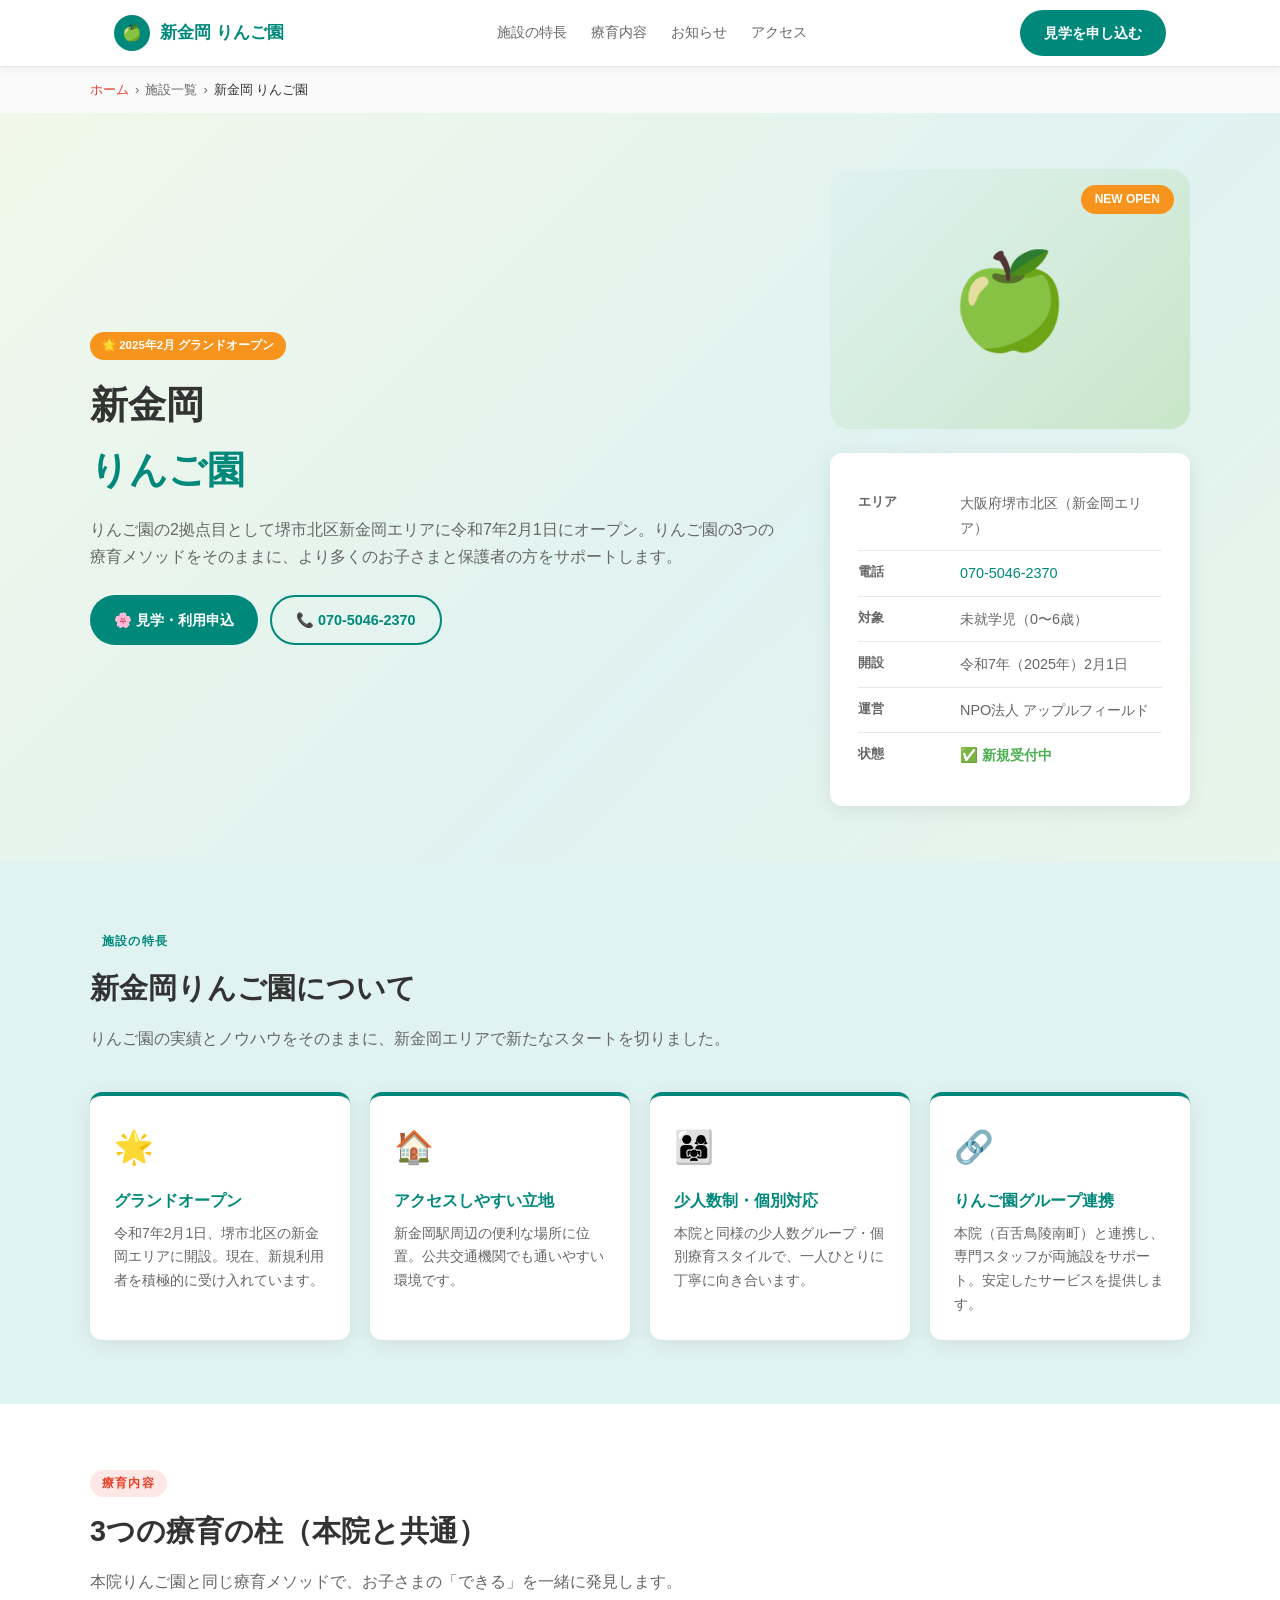
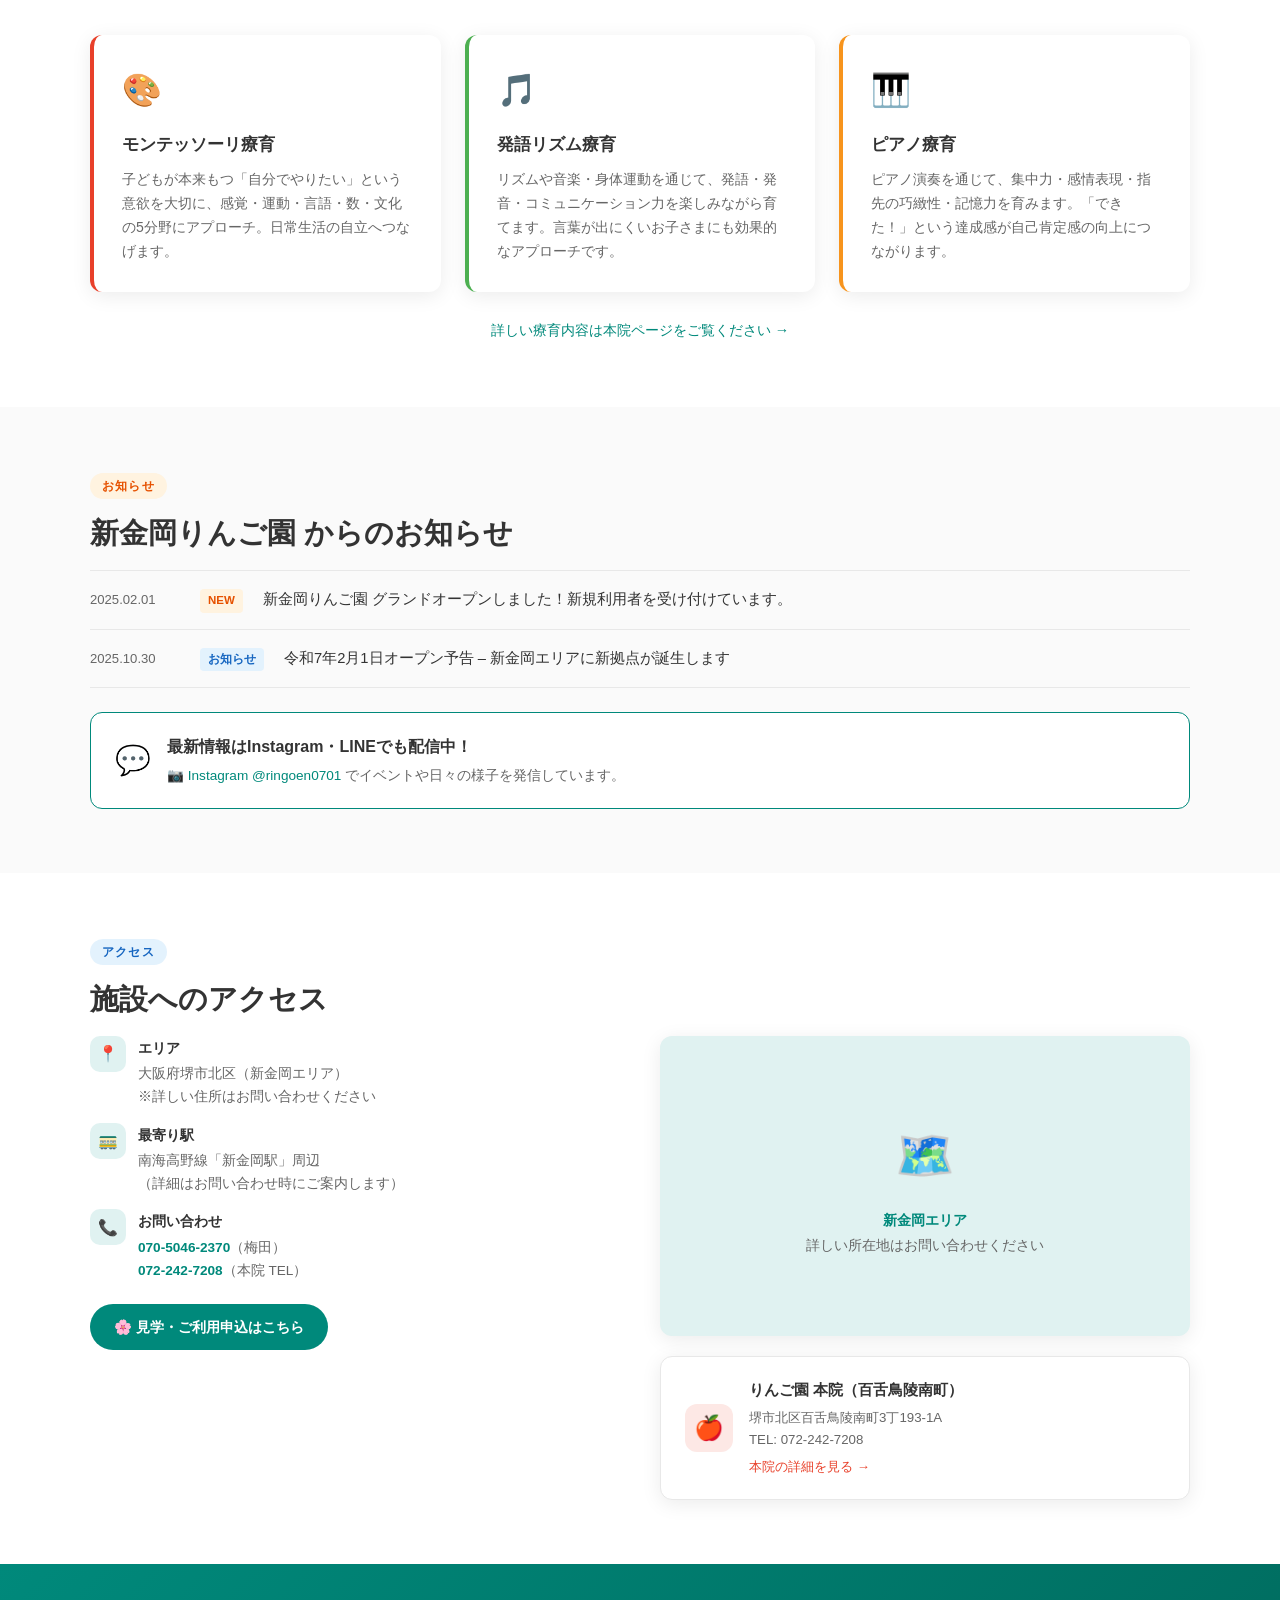
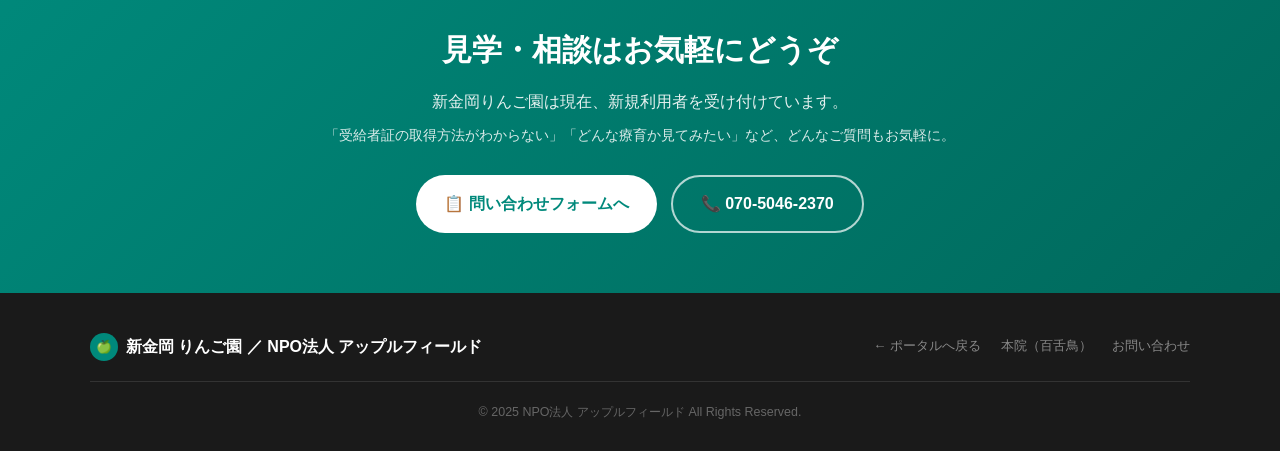
<file: shinkanaoka.html>
<!DOCTYPE html>
<html lang="ja">
<head>
  <meta charset="UTF-8">
  <meta name="viewport" content="width=device-width, initial-scale=1.0">
  <title>新金岡 りんご園 | 堺市北区 児童発達支援（2025年2月オープン）</title>
  <meta name="description" content="堺市北区新金岡エリアに令和7年2月1日オープン。モンテッソーリ・発語リズム・ピアノ療育で未就学児の発達をサポートします。">
  <style>
    *, *::before, *::after { box-sizing: border-box; margin: 0; padding: 0; }
    html { scroll-behavior: smooth; }
    body { font-family: 'Hiragino Sans', 'Hiragino Kaku Gothic ProN', 'Meiryo', sans-serif; color: #333; line-height: 1.7; background: #fff; }
    a { color: inherit; text-decoration: none; }
    :root {
      --red: #e8402a; --red-lt: #fde8e5;
      --green: #4caf50; --green-lt: #e8f5e9;
      --orange: #f7941d;
      --teal: #00897b; --teal-lt: #e0f2f1;
      --muted: #666; --border: #e8e8e8;
      --radius: 12px; --shadow: 0 4px 20px rgba(0,0,0,.08);
    }
    .btn { display: inline-flex; align-items: center; gap: 6px; padding: 11px 24px; border-radius: 50px; font-size: .9rem; font-weight: 600; cursor: pointer; transition: all .2s; border: none; }
    .btn-primary { background: var(--teal); color: #fff; }
    .btn-primary:hover { background: #00695c; transform: translateY(-1px); box-shadow: 0 4px 14px rgba(0,137,123,.35); }
    .btn-outline { background: transparent; color: var(--teal); border: 2px solid var(--teal); }
    .btn-outline:hover { background: var(--teal-lt); }
    .btn-red { background: var(--red); color: #fff; }
    .btn-red:hover { background: #c9341f; }

    header { position: sticky; top: 0; z-index: 100; background: #fff; border-bottom: 1px solid var(--border); box-shadow: 0 2px 8px rgba(0,0,0,.06); }
    .header-inner { max-width: 1100px; margin: 0 auto; display: flex; align-items: center; justify-content: space-between; padding: 0 24px; height: 66px; }
    .logo { display: flex; align-items: center; gap: 10px; font-size: 1.05rem; font-weight: 700; color: var(--teal); }
    .logo-icon { width: 36px; height: 36px; background: var(--teal); border-radius: 50%; display: flex; align-items: center; justify-content: center; font-size: 1rem; color: #fff; }
    nav { display: flex; align-items: center; gap: 24px; font-size: .88rem; }
    nav a { color: var(--muted); font-weight: 500; transition: color .2s; }
    nav a:hover { color: var(--teal); }

    .breadcrumb { background: #fafafa; padding: 12px 24px; font-size: .82rem; color: var(--muted); }
    .breadcrumb-inner { max-width: 1100px; margin: 0 auto; display: flex; gap: 6px; align-items: center; }
    .breadcrumb a { color: var(--red); }

    /* Hero — green theme for new branch */
    .facility-hero { background: linear-gradient(135deg, #f1f8e9 0%, #e0f2f1 60%, #e8f5e9 100%); padding: 56px 24px; }
    .facility-hero-inner { max-width: 1100px; margin: 0 auto; display: grid; grid-template-columns: 1fr 360px; gap: 48px; align-items: center; }
    .badge-new { display: inline-flex; align-items: center; gap: 6px; background: var(--orange); color: #fff; font-size: .72rem; font-weight: 700; padding: 4px 12px; border-radius: 50px; margin-bottom: 12px; }
    .facility-hero h1 { font-size: clamp(1.6rem, 3vw, 2.4rem); font-weight: 800; margin-bottom: 14px; }
    .facility-hero h1 em { color: var(--teal); font-style: normal; }
    .facility-hero p { color: var(--muted); margin-bottom: 24px; }
    .hero-actions { display: flex; gap: 12px; flex-wrap: wrap; }
    .hero-visual { background: linear-gradient(135deg, #e0f2f1, #c8e6c9); border-radius: 20px; height: 260px; display: flex; align-items: center; justify-content: center; font-size: 6rem; position: relative; }
    .new-ribbon {
      position: absolute; top: 16px; right: 16px;
      background: var(--orange); color: #fff;
      font-size: .75rem; font-weight: 800; padding: 4px 14px;
      border-radius: 50px;
    }

    .info-card { background: #fff; border-radius: var(--radius); padding: 28px; box-shadow: var(--shadow); margin-top: 24px; }
    .info-row { display: flex; gap: 12px; align-items: flex-start; padding: 10px 0; border-bottom: 1px solid var(--border); font-size: .9rem; }
    .info-row:last-child { border-bottom: none; }
    .info-label { font-weight: 700; min-width: 90px; color: var(--muted); flex-shrink: 0; font-size: .82rem; }
    .info-value { color: var(--muted); }

    section { padding: 64px 24px; }
    .section-inner { max-width: 1100px; margin: 0 auto; }
    .section-tag { display: inline-block; font-size: .75rem; font-weight: 700; letter-spacing: .1em; padding: 3px 12px; border-radius: 50px; margin-bottom: 10px; }
    .section-title { font-size: clamp(1.3rem, 2.5vw, 1.8rem); font-weight: 800; margin-bottom: 12px; }
    .section-lead { color: var(--muted); margin-bottom: 40px; }

    .highlight-bg { background: var(--teal-lt); }
    .highlight-grid { display: grid; grid-template-columns: repeat(auto-fit, minmax(240px, 1fr)); gap: 20px; }
    .highlight-card { background: #fff; border-radius: var(--radius); padding: 24px; box-shadow: var(--shadow); border-top: 4px solid var(--teal); }
    .highlight-card .h-icon { font-size: 2rem; margin-bottom: 12px; }
    .highlight-card h3 { font-size: 1rem; font-weight: 700; margin-bottom: 8px; color: var(--teal); }
    .highlight-card p { font-size: .87rem; color: var(--muted); }

    .therapy-list { display: grid; grid-template-columns: repeat(auto-fit, minmax(280px, 1fr)); gap: 24px; }
    .therapy-card { background: #fff; border-radius: var(--radius); padding: 28px; box-shadow: var(--shadow); border-left: 4px solid transparent; }
    .therapy-card:nth-child(1) { border-left-color: var(--red); }
    .therapy-card:nth-child(2) { border-left-color: var(--green); }
    .therapy-card:nth-child(3) { border-left-color: var(--orange); }
    .therapy-card .t-icon { font-size: 2rem; margin-bottom: 14px; }
    .therapy-card h3 { font-size: 1.05rem; font-weight: 700; margin-bottom: 8px; }
    .therapy-card p { font-size: .88rem; color: var(--muted); }

    /* SNS / news section */
    .news-bg { background: #fafafa; }
    .news-list { display: flex; flex-direction: column; gap: 0; }
    .news-item { display: flex; gap: 20px; align-items: baseline; padding: 16px 0; border-bottom: 1px solid var(--border); }
    .news-item:first-child { border-top: 1px solid var(--border); }
    .news-date { font-size: .82rem; color: var(--muted); white-space: nowrap; min-width: 90px; }
    .news-cat { font-size: .72rem; font-weight: 700; padding: 2px 8px; border-radius: 4px; white-space: nowrap; }
    .cat-new { background: #fff3e0; color: #e65100; }
    .cat-info { background: #e3f2fd; color: #1565c0; }
    .news-title { font-size: .92rem; }

    /* Access */
    .access-grid { display: grid; grid-template-columns: 1fr 1fr; gap: 40px; align-items: start; }
    .access-info { display: flex; flex-direction: column; gap: 14px; }
    .access-item { display: flex; gap: 12px; align-items: flex-start; }
    .access-item .a-icon { width: 36px; height: 36px; background: var(--teal-lt); border-radius: 10px; display: flex; align-items: center; justify-content: center; font-size: 1rem; flex-shrink: 0; }
    .access-item h4 { font-size: .9rem; font-weight: 700; margin-bottom: 2px; }
    .access-item p { font-size: .85rem; color: var(--muted); }
    .map-container { border-radius: var(--radius); overflow: hidden; box-shadow: var(--shadow); background: var(--teal-lt); height: 300px; display: flex; align-items: center; justify-content: center; }

    /* Nearby */
    .nearby-card { background: #fff; border: 1.5px solid var(--border); border-radius: var(--radius); padding: 20px 24px; display: flex; align-items: center; gap: 16px; box-shadow: var(--shadow); }
    .nearby-icon { width: 48px; height: 48px; background: var(--red-lt); border-radius: 12px; display: flex; align-items: center; justify-content: center; font-size: 1.5rem; flex-shrink: 0; }
    .nearby-card h4 { font-size: .95rem; font-weight: 700; margin-bottom: 4px; }
    .nearby-card p { font-size: .83rem; color: var(--muted); }

    .reveal { opacity: 0; transform: translateY(20px); transition: opacity .5s, transform .5s; }
    .reveal.visible { opacity: 1; transform: none; }

    footer { background: #1a1a1a; color: #ccc; padding: 40px 24px 28px; }
    .footer-inner { max-width: 1100px; margin: 0 auto; display: flex; justify-content: space-between; align-items: center; flex-wrap: wrap; gap: 16px; }
    .footer-logo-sm { color: #fff; font-weight: 700; display: flex; align-items: center; gap: 8px; }
    .footer-logo-sm span { width: 28px; height: 28px; background: var(--teal); border-radius: 50%; display: flex; align-items: center; justify-content: center; font-size: .8rem; }
    .footer-links { display: flex; gap: 20px; }
    .footer-links a { font-size: .82rem; color: #888; }
    .footer-links a:hover { color: #fff; }

    @media (max-width: 768px) {
      .facility-hero-inner { grid-template-columns: 1fr; }
      .hero-visual { height: 180px; font-size: 4rem; }
      .access-grid { grid-template-columns: 1fr; }
      nav { display: none; }
    }
  </style>
</head>
<body>

<header>
  <div class="header-inner">
    <a href="index.html" class="logo">
      <div class="logo-icon">🍏</div>
      新金岡 りんご園
    </a>
    <nav>
      <a href="#highlight">施設の特長</a>
      <a href="#therapy">療育内容</a>
      <a href="#news">お知らせ</a>
      <a href="#access">アクセス</a>
    </nav>
    <a href="index.html#contact" class="btn btn-primary">見学を申し込む</a>
  </div>
</header>

<div class="breadcrumb">
  <div class="breadcrumb-inner">
    <a href="index.html">ホーム</a>
    <span>›</span>
    <span>施設一覧</span>
    <span>›</span>
    <span style="color:#333">新金岡 りんご園</span>
  </div>
</div>

<!-- Hero -->
<div class="facility-hero">
  <div class="facility-hero-inner">
    <div>
      <span class="badge-new">🌟 2025年2月 グランドオープン</span>
      <h1>新金岡<br><em>りんご園</em></h1>
      <p>りんご園の2拠点目として堺市北区新金岡エリアに令和7年2月1日にオープン。りんご園の3つの療育メソッドをそのままに、より多くのお子さまと保護者の方をサポートします。</p>
      <div class="hero-actions">
        <a href="index.html#contact" class="btn btn-primary">🌸 見学・利用申込</a>
        <a href="tel:0700504062370" class="btn btn-outline">📞 070-5046-2370</a>
      </div>
    </div>
    <div>
      <div class="hero-visual">
        🍏
        <span class="new-ribbon">NEW OPEN</span>
      </div>
      <div class="info-card">
        <div class="info-row">
          <span class="info-label">エリア</span>
          <span class="info-value">大阪府堺市北区（新金岡エリア）</span>
        </div>
        <div class="info-row">
          <span class="info-label">電話</span>
          <span class="info-value"><a href="tel:0700504062370" style="color:var(--teal)">070-5046-2370</a></span>
        </div>
        <div class="info-row">
          <span class="info-label">対象</span>
          <span class="info-value">未就学児（0〜6歳）</span>
        </div>
        <div class="info-row">
          <span class="info-label">開設</span>
          <span class="info-value">令和7年（2025年）2月1日</span>
        </div>
        <div class="info-row">
          <span class="info-label">運営</span>
          <span class="info-value">NPO法人 アップルフィールド</span>
        </div>
        <div class="info-row">
          <span class="info-label">状態</span>
          <span class="info-value" style="color:var(--green);font-weight:700">✅ 新規受付中</span>
        </div>
      </div>
    </div>
  </div>
</div>

<!-- Highlights -->
<section class="highlight-bg" id="highlight">
  <div class="section-inner">
    <span class="section-tag" style="background:var(--teal-lt);color:var(--teal)">施設の特長</span>
    <h2 class="section-title">新金岡りんご園について</h2>
    <p class="section-lead">りんご園の実績とノウハウをそのままに、新金岡エリアで新たなスタートを切りました。</p>
    <div class="highlight-grid reveal">
      <div class="highlight-card">
        <div class="h-icon">🌟</div>
        <h3>グランドオープン</h3>
        <p>令和7年2月1日、堺市北区の新金岡エリアに開設。現在、新規利用者を積極的に受け入れています。</p>
      </div>
      <div class="highlight-card">
        <div class="h-icon">🏠</div>
        <h3>アクセスしやすい立地</h3>
        <p>新金岡駅周辺の便利な場所に位置。公共交通機関でも通いやすい環境です。</p>
      </div>
      <div class="highlight-card">
        <div class="h-icon">👨‍👩‍👧</div>
        <h3>少人数制・個別対応</h3>
        <p>本院と同様の少人数グループ・個別療育スタイルで、一人ひとりに丁寧に向き合います。</p>
      </div>
      <div class="highlight-card">
        <div class="h-icon">🔗</div>
        <h3>りんご園グループ連携</h3>
        <p>本院（百舌鳥陵南町）と連携し、専門スタッフが両施設をサポート。安定したサービスを提供します。</p>
      </div>
    </div>
  </div>
</section>

<!-- Therapy -->
<section id="therapy">
  <div class="section-inner">
    <span class="section-tag" style="background:var(--red-lt);color:var(--red)">療育内容</span>
    <h2 class="section-title">3つの療育の柱（本院と共通）</h2>
    <p class="section-lead">本院りんご園と同じ療育メソッドで、お子さまの「できる」を一緒に発見します。</p>
    <div class="therapy-list reveal">
      <div class="therapy-card">
        <div class="t-icon">🎨</div>
        <h3>モンテッソーリ療育</h3>
        <p>子どもが本来もつ「自分でやりたい」という意欲を大切に、感覚・運動・言語・数・文化の5分野にアプローチ。日常生活の自立へつなげます。</p>
      </div>
      <div class="therapy-card">
        <div class="t-icon">🎵</div>
        <h3>発語リズム療育</h3>
        <p>リズムや音楽・身体運動を通じて、発語・発音・コミュニケーション力を楽しみながら育てます。言葉が出にくいお子さまにも効果的なアプローチです。</p>
      </div>
      <div class="therapy-card">
        <div class="t-icon">🎹</div>
        <h3>ピアノ療育</h3>
        <p>ピアノ演奏を通じて、集中力・感情表現・指先の巧緻性・記憶力を育みます。「できた！」という達成感が自己肯定感の向上につながります。</p>
      </div>
    </div>
    <div style="margin-top:24px;text-align:center">
      <a href="ringo-en.html#therapy" style="color:var(--teal);font-size:.9rem;display:inline-flex;align-items:center;gap:4px">
        詳しい療育内容は本院ページをご覧ください →
      </a>
    </div>
  </div>
</section>

<!-- News -->
<section class="news-bg" id="news">
  <div class="section-inner">
    <span class="section-tag" style="background:#fff3e0;color:#e65100">お知らせ</span>
    <h2 class="section-title">新金岡りんご園 からのお知らせ</h2>
    <div class="news-list reveal">
      <div class="news-item">
        <span class="news-date">2025.02.01</span>
        <span class="news-cat cat-new">NEW</span>
        <div class="news-title">新金岡りんご園 グランドオープンしました！新規利用者を受け付けています。</div>
      </div>
      <div class="news-item">
        <span class="news-date">2025.10.30</span>
        <span class="news-cat cat-info">お知らせ</span>
        <div class="news-title">令和7年2月1日オープン予告 – 新金岡エリアに新拠点が誕生します</div>
      </div>
    </div>
    <div style="margin-top:24px;background:#fff;border-radius:var(--radius);padding:20px 24px;border:1.5px solid var(--teal);display:flex;gap:16px;align-items:center">
      <div style="font-size:1.8rem">💬</div>
      <div>
        <strong>最新情報はInstagram・LINEでも配信中！</strong>
        <div style="font-size:.85rem;color:var(--muted);margin-top:4px">
          <a href="https://www.instagram.com/ringoen0701/" style="color:var(--teal)" target="_blank">📷 Instagram @ringoen0701</a>
          でイベントや日々の様子を発信しています。
        </div>
      </div>
    </div>
  </div>
</section>

<!-- Access -->
<section id="access">
  <div class="section-inner">
    <span class="section-tag" style="background:#e3f2fd;color:#1565c0">アクセス</span>
    <h2 class="section-title">施設へのアクセス</h2>
    <div class="access-grid reveal">
      <div class="access-info">
        <div class="access-item">
          <div class="a-icon">📍</div>
          <div>
            <h4>エリア</h4>
            <p>大阪府堺市北区（新金岡エリア）<br>※詳しい住所はお問い合わせください</p>
          </div>
        </div>
        <div class="access-item">
          <div class="a-icon">🚃</div>
          <div>
            <h4>最寄り駅</h4>
            <p>南海高野線「新金岡駅」周辺<br>（詳細はお問い合わせ時にご案内します）</p>
          </div>
        </div>
        <div class="access-item">
          <div class="a-icon">📞</div>
          <div>
            <h4>お問い合わせ</h4>
            <p><a href="tel:0700504062370" style="color:var(--teal);font-weight:700">070-5046-2370</a>（梅田）<br>
            <a href="tel:0722427208" style="color:var(--teal);font-weight:700">072-242-7208</a>（本院 TEL）</p>
          </div>
        </div>
        <a href="index.html#contact" class="btn btn-primary" style="margin-top:8px;align-self:flex-start">🌸 見学・ご利用申込はこちら</a>
      </div>
      <div>
        <div class="map-container" style="font-size:.9rem;color:var(--teal);flex-direction:column;gap:12px">
          <div style="font-size:3rem">🗺️</div>
          <div style="text-align:center;padding:0 24px">
            <strong>新金岡エリア</strong><br>
            <span style="color:var(--muted);font-size:.85rem">詳しい所在地はお問い合わせください</span>
          </div>
        </div>
        <!-- Nearby facility link -->
        <div style="margin-top:20px">
          <div class="nearby-card">
            <div class="nearby-icon">🍎</div>
            <div>
              <h4>りんご園 本院（百舌鳥陵南町）</h4>
              <p>堺市北区百舌鳥陵南町3丁193-1A<br>TEL: 072-242-7208</p>
              <a href="ringo-en.html" style="color:var(--red);font-size:.82rem;margin-top:4px;display:inline-block">本院の詳細を見る →</a>
            </div>
          </div>
        </div>
      </div>
    </div>
  </div>
</section>

<!-- CTA -->
<section style="background:linear-gradient(135deg,var(--teal),#00695c);color:#fff;text-align:center;padding:60px 24px">
  <h2 style="font-size:clamp(1.3rem,3vw,1.9rem);font-weight:800;margin-bottom:12px">見学・相談はお気軽にどうぞ</h2>
  <p style="opacity:.9;margin-bottom:8px">新金岡りんご園は現在、新規利用者を受け付けています。</p>
  <p style="opacity:.85;margin-bottom:28px;font-size:.9rem">「受給者証の取得方法がわからない」「どんな療育か見てみたい」など、どんなご質問もお気軽に。</p>
  <div style="display:flex;gap:14px;justify-content:center;flex-wrap:wrap">
    <a href="index.html#contact" style="background:#fff;color:var(--teal);font-weight:700;padding:13px 28px;border-radius:50px;display:inline-flex;align-items:center;gap:6px">📋 問い合わせフォームへ</a>
    <a href="tel:0700504062370" style="background:transparent;color:#fff;border:2px solid rgba(255,255,255,.7);font-weight:600;padding:13px 28px;border-radius:50px;display:inline-flex;align-items:center;gap:6px">📞 070-5046-2370</a>
  </div>
</section>

<footer>
  <div class="footer-inner">
    <div class="footer-logo-sm">
      <span>🍏</span>
      新金岡 りんご園 ／ NPO法人 アップルフィールド
    </div>
    <div class="footer-links">
      <a href="index.html">← ポータルへ戻る</a>
      <a href="ringo-en.html">本院（百舌鳥）</a>
      <a href="index.html#contact">お問い合わせ</a>
    </div>
  </div>
  <div style="max-width:1100px;margin:20px auto 0;text-align:center;font-size:.78rem;color:#666;border-top:1px solid #333;padding-top:20px">
    © 2025 NPO法人 アップルフィールド All Rights Reserved.
  </div>
</footer>

<script>
  const reveals = document.querySelectorAll('.reveal');
  const observer = new IntersectionObserver(entries => {
    entries.forEach(e => { if (e.isIntersecting) e.target.classList.add('visible'); });
  }, { threshold: 0.1 });
  reveals.forEach(el => observer.observe(el));
</script>
</body>
</html>
</file>
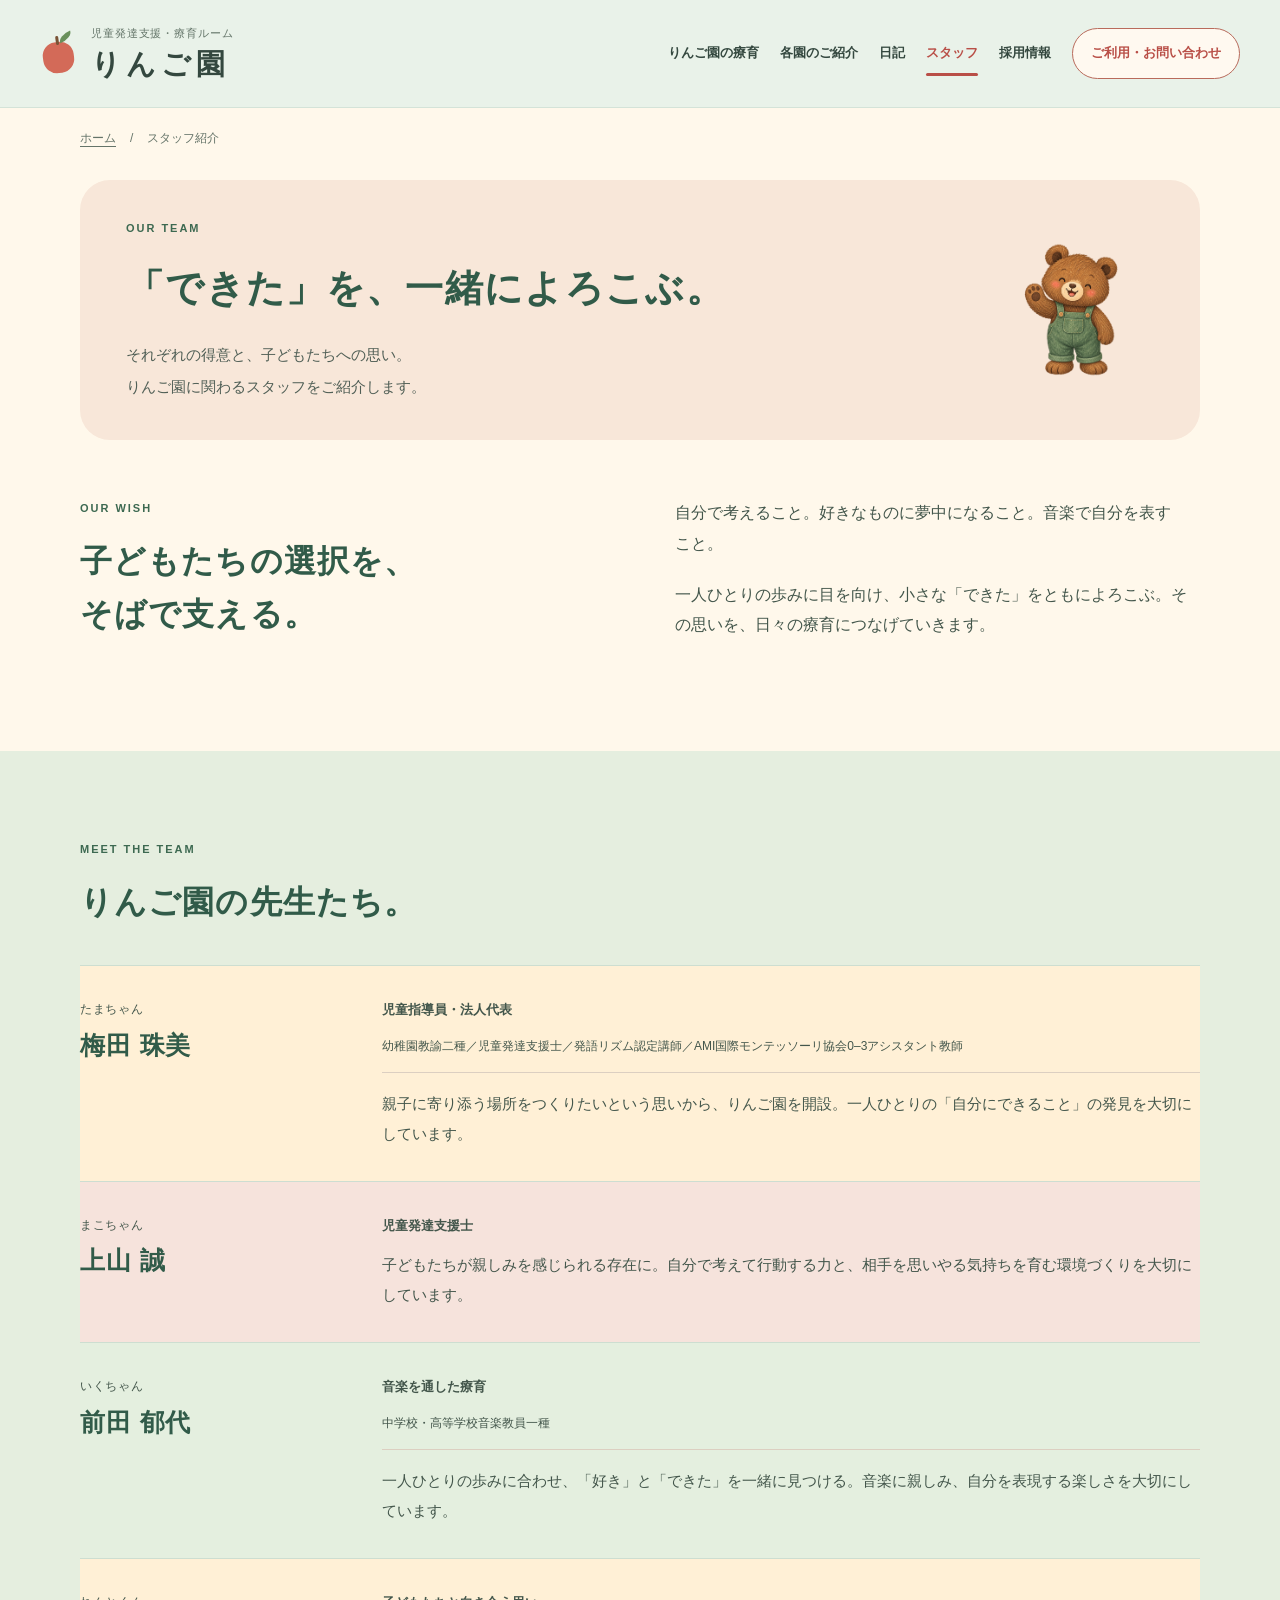
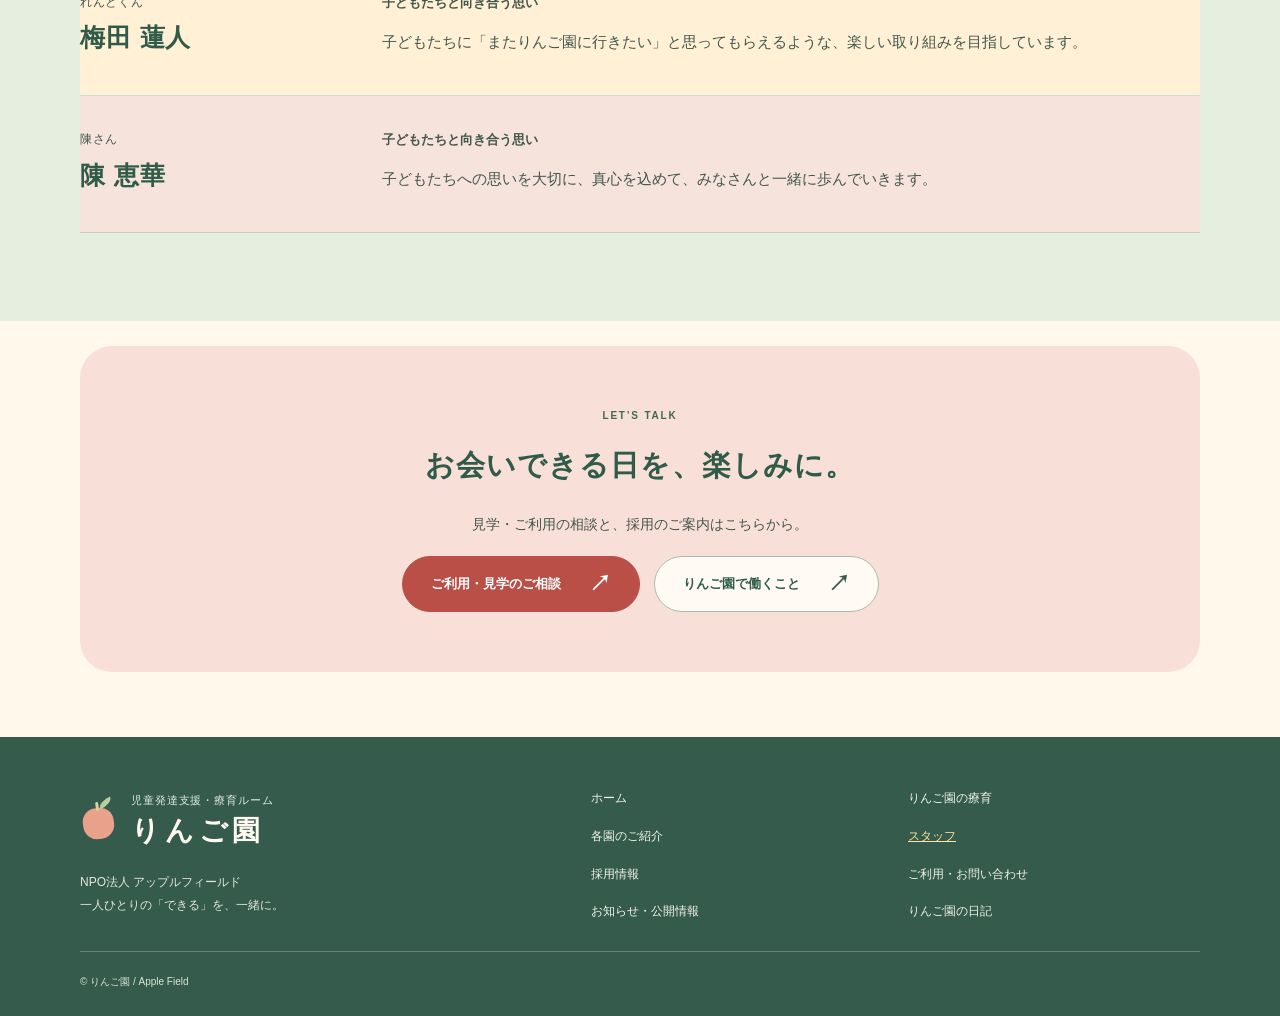
<file: staff.html>
<!doctype html>
<html lang="ja">
<head>
<meta charset="utf-8">
<meta name="viewport" content="width=device-width,initial-scale=1"><title>スタッフ紹介 | 療育ルーム りんご園</title>
<meta name="description" content="子どもの発達に関わるスタッフと、りんご園の療育への思いをご紹介します。">
<meta name="robots" content="index,follow">
<meta property="og:title" content="スタッフ紹介 | 療育ルーム りんご園">
<meta property="og:description" content="子どもの発達に関わるスタッフと、りんご園の療育への思いをご紹介します。">
<meta property="og:type" content="website">
<meta property="og:locale" content="ja_JP">
<link rel="stylesheet" href="style.css">
<link rel="stylesheet" href="blog.css">
<link rel="stylesheet" href="orchard-theme.css">
<link rel="stylesheet" href="pastel-theme.css">
<link rel="canonical" href="https://lintailangjiaowu-netizen.github.io/ringoen/staff.html">
<meta property="og:url" content="https://lintailangjiaowu-netizen.github.io/ringoen/staff.html">
<meta property="og:image" content="https://lintailangjiaowu-netizen.github.io/ringoen/assets/orchard.png">
<meta property="og:image:alt" content="りんごの木の下で遊ぶうさぎとくまのイラスト">
<meta name="theme-color" content="#e5f1e9">
<link rel="icon" type="image/svg+xml" href="assets/favicon.svg">
</head>
<body class="orchard-page orchard-staff"><a class="skip" href="#main">本文へ移動</a>
<header class="header"><a class="brand" href="index.html"><span class="brand-mark" aria-hidden="true">●</span><span><small>児童発達支援・療育ルーム</small><strong>りんご園</strong></span></a><button class="menu-toggle" aria-expanded="false" aria-controls="navigation">メニュー</button>
<nav id="navigation" aria-label="メインメニュー"><a href="care.html">りんご園の療育</a><a href="rooms.html">各園のご紹介</a><a href="blog.html">日記</a><a href="staff.html" aria-current="page">スタッフ</a><a href="recruit.html">採用情報</a><a href="contact.html">ご利用・お問い合わせ</a>
</nav>
</header>
<main id="main"><nav class="breadcrumb wrap" aria-label="現在位置"><a href="index.html">ホーム</a><span aria-hidden="true">/</span><span aria-current="page">スタッフ紹介</span></nav>

<section class="page-intro wrap bear-intro"><div class="bear-intro-copy"><p class="eyebrow">OUR TEAM</p><h1><span class="keep">「できた」を、</span><wbr><span class="keep">一緒によろこぶ。</span></h1><p class="lead">それぞれの得意と、子どもたちへの思い。<br>りんご園に関わるスタッフをご紹介します。</p></div><img class="bear-accent" src="assets/bear-wave.png" alt="" aria-hidden="true" width="1280" height="1280" decoding="async"></section>
<section class="section wrap compact two-column"><div><p class="eyebrow">OUR WISH</p><h2>子どもたちの選択を、<br>そばで支える。</h2></div><div><p>自分で考えること。好きなものに夢中になること。音楽で自分を表すこと。</p><p>一人ひとりの歩みに目を向け、小さな「できた」をともによろこぶ。その思いを、日々の療育につなげていきます。</p></div></section>
<section id="profiles" class="section tinted"><div class="wrap"><p class="eyebrow">MEET THE TEAM</p><h2>りんご園の先生たち。</h2><div class="staff-grid"><article class="staff-card"><div class="staff-card-top"><div><p class="staff-nickname">たまちゃん</p><h3>梅田 珠美</h3></div></div><div class="staff-story"><p class="staff-role">児童指導員・法人代表</p><p class="staff-qualifications">幼稚園教諭二種／児童発達支援士／発語リズム認定講師／AMI国際モンテッソーリ協会0–3アシスタント教師</p><p>親子に寄り添う場所をつくりたいという思いから、りんご園を開設。一人ひとりの「自分にできること」の発見を大切にしています。</p></div></article>
<article class="staff-card"><div class="staff-card-top"><div><p class="staff-nickname">まこちゃん</p><h3>上山 誠</h3></div></div><div class="staff-story"><p class="staff-role">児童発達支援士</p><p>子どもたちが親しみを感じられる存在に。自分で考えて行動する力と、相手を思いやる気持ちを育む環境づくりを大切にしています。</p></div></article>
<article class="staff-card"><div class="staff-card-top"><div><p class="staff-nickname">いくちゃん</p><h3>前田 郁代</h3></div></div><div class="staff-story"><p class="staff-role">音楽を通した療育</p><p class="staff-qualifications">中学校・高等学校音楽教員一種</p><p>一人ひとりの歩みに合わせ、「好き」と「できた」を一緒に見つける。音楽に親しみ、自分を表現する楽しさを大切にしています。</p></div></article>
<article class="staff-card"><div class="staff-card-top"><div><p class="staff-nickname">れんとくん</p><h3>梅田 蓮人</h3></div></div><div class="staff-story"><p class="staff-role">子どもたちと向き合う思い</p><p>子どもたちに「またりんご園に行きたい」と思ってもらえるような、楽しい取り組みを目指しています。</p></div></article>
<article class="staff-card"><div class="staff-card-top"><div><p class="staff-nickname">陳さん</p><h3>陳 恵華</h3></div></div><div class="staff-story"><p class="staff-role">子どもたちと向き合う思い</p><p>子どもたちへの思いを大切に、真心を込めて、みなさんと一緒に歩んでいきます。</p></div></article></div></div></section>
<section class="cta wrap"><p class="eyebrow">LET’S TALK</p><h2>お会いできる日を、楽しみに。</h2><p>見学・ご利用の相談と、採用のご案内はこちらから。</p><div class="actions"><a class="button" href="contact.html">ご利用・見学のご相談<span aria-hidden="true">↗</span></a><a class="button outline" href="recruit.html">りんご園で働くこと<span aria-hidden="true">↗</span></a></div></section>
</main>
<footer>
<div class="footer-inner">
<div class="brand"><span class="brand-mark" aria-hidden="true">●</span><span><small>児童発達支援・療育ルーム</small><strong>りんご園</strong></span>
</div>
<p>NPO法人 アップルフィールド<br>一人ひとりの「できる」を、一緒に。</p>
<nav class="footer-links" aria-label="フッターメニュー"><a href="index.html">ホーム</a><a href="care.html">りんご園の療育</a><a href="rooms.html">各園のご紹介</a><a href="staff.html" aria-current="page">スタッフ</a><a href="recruit.html">採用情報</a><a href="contact.html">ご利用・お問い合わせ</a><a href="news.html">お知らせ・公開情報</a>
<a href="blog.html">りんご園の日記</a></nav>
<p class="fine">© りんご園 / Apple Field</p>
</div>
</footer>
<script src="script.js" defer>
</script>
</body>
</html>
</file>
<file: style.css>
/* 共通設定：配色・文字・余白 */
:root{--cream:#fffaf0;--paper:#fffefb;--red:#bd4036;--red-dark:#98332e;--green:#315e49;--ink:#3d382f;--muted:#6d685e;--line:#e5ded0;--tint:#f4eddd;--radius:24px;--space:100px;--font:"Hiragino Maru Gothic ProN","Yu Gothic","Meiryo","Noto Sans CJK JP",sans-serif}*{box-sizing:border-box}html{scroll-behavior:smooth;scroll-padding-top:100px}body{margin:0;color:var(--ink);background:var(--cream);font:16px/1.95 var(--font);overflow-wrap:anywhere}a{color:inherit;text-decoration:none}button{font:inherit}a,button,summary{-webkit-tap-highlight-color:transparent}a:focus-visible,button:focus-visible,summary:focus-visible{outline:3px solid var(--green);outline-offset:5px}img{display:block;max-width:100%;object-fit:cover}p{margin:0 0 1.3em}h1,h2,h3{line-height:1.65;letter-spacing:.055em;margin:0 0 .7em;font-weight:700}h1{font-size:clamp(30px,3.1vw,47px)}h2{font-size:clamp(25px,2.2vw,34px)}h3{font-size:21px}.wrap{width:min(1160px,calc(100% - 80px));margin-inline:auto}.narrow{max-width:840px}.section{padding-block:var(--space)}.compact{padding-top:20px}.eyebrow{font-size:14px;letter-spacing:.16em;font-weight:700;color:var(--green);margin:0 0 16px}.draft{background:var(--green);color:white;text-align:center;font-size:12px;letter-spacing:.12em;padding:4px 12px}.header{max-width:1440px;margin:auto;padding:24px 40px;display:flex;align-items:center;justify-content:space-between;gap:24px}.brand{display:flex;align-items:center;gap:12px;flex-shrink:0}.brand-mark{font-size:55px;color:var(--red);line-height:1}.brand small{display:block;font-size:11px;letter-spacing:.08em}.brand strong{display:block;font-size:31px;letter-spacing:.17em;line-height:1.4}.header nav{display:flex;gap:25px;align-items:center}.header nav a{font-size:14px;font-weight:700;position:relative;padding:10px 0}.header nav a[aria-current]{color:var(--red)}.header nav a[aria-current]:after{content:"";position:absolute;height:3px;background:var(--red);bottom:0;left:0;right:0;border-radius:3px}.header nav a:last-child{padding:12px 19px;border:1px solid var(--red);border-radius:40px;color:var(--red)}.menu-toggle{display:none}.skip{position:absolute;top:-100px}.skip:focus{top:5px;left:8px;z-index:100;background:#fff;padding:10px}.hero{display:grid;grid-template-columns:1fr 1.12fr;align-items:center;padding-block:45px 50px;gap:8px}.hero h1{line-height:1.65;margin-bottom:24px;letter-spacing:.08em}.hero h1 em{font-style:normal;color:var(--red)}.hero-desc{line-height:2.1}.hero-note{font-size:12px;color:var(--muted);margin:14px 0 0}.hero-art{position:relative}.hero-art img{width:100%;height:auto;aspect-ratio:1.14;object-fit:contain;mix-blend-mode:multiply}.art-caption{font-size:17px;text-align:center;letter-spacing:.2em;color:var(--green);transform:rotate(-4deg);margin-top:-28px}.button{display:inline-flex;justify-content:center;align-items:center;gap:30px;border:1px solid var(--red);background:var(--red);color:#fff;padding:15px 27px;border-radius:50px;font-size:15px;font-weight:bold;transition:background .2s,transform .2s;line-height:1.6}.button:hover{background:var(--red-dark);transform:translateY(-2px)}.button span{font-size:22px;line-height:1}.button.outline{background:transparent;color:var(--red)}.button.outline:hover{background:#f9e9e1}.button.light{background:var(--cream);color:var(--green);border-color:var(--cream)}.entry{display:grid;grid-template-columns:1fr 1fr;border-block:1px solid var(--line);padding-block:24px}.entry>a{display:grid;grid-template-columns:1fr auto;align-items:center;padding:0 38px;position:relative}.entry>a+ a{border-left:1px solid var(--line)}.entry-label{font-size:14px;color:var(--muted)}.entry strong{font-size:23px;grid-column:1;letter-spacing:.04em}.circle-arrow{grid-column:2;grid-row:1/3;background:var(--red);color:#fff;width:46px;height:46px;display:grid;place-items:center;border-radius:50%;font-size:24px}.entry>a:nth-child(2) .circle-arrow{background:var(--green)}.entry>a:hover strong{color:var(--red)}.news-strip{display:flex;gap:24px;align-items:center;padding:24px 0;font-size:14px}.news-strip .eyebrow{margin:0}.news-strip time{color:var(--muted)}.news-strip a{flex:1}.news-strip a span{float:right}.about,.two-column{display:grid;grid-template-columns:1fr 1fr;gap:70px}.about p{line-height:2.25}.text-link{display:inline-block;color:var(--green);font-weight:700;border-bottom:1px solid var(--green);padding:3px 0;margin-top:12px;font-size:15px}.tinted{background:var(--tint);border-radius:64px 64px 0 0}.feature-grid{display:grid;grid-template-columns:repeat(3,1fr);gap:28px;margin-top:35px}.feature{min-width:0}.feature img{width:100%;aspect-ratio:1.22;height:auto;border-radius:45% 45% 18px 18px}.feature-text{padding:22px 3px 0}.number{color:var(--red);font:italic 27px Georgia,serif;letter-spacing:.08em}.feature h3{margin:8px 0 12px}.feature p{font-size:15px;line-height:1.9}.feature .catch{font-weight:bold;font-size:16px;margin-bottom:9px}.section-head{display:flex;justify-content:space-between;align-items:end;margin-bottom:35px;gap:20px}.room-grid{display:grid;grid-template-columns:repeat(3,1fr);gap:32px;margin-top:30px}.room{padding-top:24px;border-top:2px solid var(--green)}.room h3{font-size:23px}.room p{font-size:14px}.room .eyebrow{font-size:12px}.phone{font:27px/1.5 Georgia,serif;display:block;letter-spacing:.025em;color:var(--green)}.recruit-banner{background:var(--green);color:var(--cream);border-radius:28px 100px 28px 28px;padding:60px 70px;display:grid;grid-template-columns:1.2fr 1fr;gap:40px}.recruit-banner .eyebrow{color:#f3d5a2}.recruit-banner h2{font-size:36px}.recruit-words{align-self:center;font-size:clamp(27px,3.7vw,50px);line-height:2;letter-spacing:.08em;color:#e3dcb8;transform:rotate(-6deg)}.cta{text-align:center;padding-block:90px}.cta h2{font-size:31px}.actions{display:flex;justify-content:center;gap:18px;flex-wrap:wrap}.cta p{line-height:2}.page-intro{padding-block:65px 50px;border-bottom:1px solid var(--line);margin-bottom:45px}.page-intro h1{font-size:40px;color:var(--green)}.lead{max-width:780px;line-height:2.1}.soft-panel{background:var(--tint);border-radius:var(--radius);padding:35px}.pending{color:#795034!important;font-size:14px!important;line-height:1.9}.note{font-size:14px;color:var(--muted)}.specs{margin:30px 0 0}.specs>div{display:grid;grid-template-columns:180px 1fr;gap:25px;border-top:1px solid var(--line);padding:20px 0}.specs dt{font-weight:bold}.specs dd{margin:0}.faq{margin-top:30px;border-top:1px solid var(--line)}details{border-bottom:1px solid var(--line)}summary{list-style:none;display:flex;align-items:center;gap:18px;padding:24px 4px;cursor:pointer;font-weight:bold}summary::-webkit-details-marker{display:none}.q{color:var(--red);font:bold 23px Georgia,serif}.plus{margin-left:auto;color:var(--green);font-size:23px}details[open] .plus{transform:rotate(45deg)}.answer{padding:0 42px 25px;line-height:2}.photo-row{display:grid;grid-template-columns:repeat(3,1fr);gap:25px;margin-top:30px}.photo-row img{border-radius:20px;height:auto}.small-cta{padding:35px 0 70px}.news-item{padding:30px 0;border-bottom:1px solid var(--line)}.news-item h2{font-size:23px}.news-item time{font-size:14px;color:var(--muted)}footer{background:#eee7d8;padding:55px 0 25px}.footer-inner{width:min(1160px,calc(100% - 80px));margin:auto}.footer-inner>p{font-size:14px;margin:20px 0}.footer-links{display:flex;flex-wrap:wrap;gap:14px 30px;margin-block:30px}.footer-links a{font-size:14px}.fine{color:var(--muted);font-size:12px!important}
/* タブレットとスマートフォン */
@media(max-width:1100px){.header{padding:20px 30px;position:relative;flex-wrap:wrap}.menu-toggle{display:block;border:1px solid var(--green);border-radius:30px;color:var(--green);background:transparent;padding:10px 18px;font-size:14px}.header nav{display:none;width:100%;flex-direction:column;align-items:stretch;gap:6px;padding-top:15px}.header nav.open{display:flex}.header nav a{padding:12px}.header nav a:last-child{text-align:center}.hero h1{font-size:34px}.entry>a{padding-inline:20px}.entry strong{font-size:20px}.recruit-banner{padding:45px}.feature-grid{gap:22px}.room-grid{gap:22px}}
@media(max-width:700px){:root{--space:65px}.wrap,.footer-inner{width:calc(100% - 40px)}.draft{font-size:11px}.header{padding:18px 20px}.brand strong{font-size:27px}.brand small{font-size:10px}.brand-mark{font-size:44px}.hero{grid-template-columns:1fr;padding-top:30px;gap:0}.hero h1{font-size:34px}.hero-art img{max-height:350px;aspect-ratio:1.35}.hero-art{margin-top:20px}.art-caption{font-size:15px;margin-top:-15px}.hero-desc{font-size:15px}.entry{grid-template-columns:1fr;padding:0}.entry>a{padding:22px 4px}.entry>a+a{border-left:0;border-top:1px solid var(--line)}.entry strong{font-size:21px}.news-strip{display:grid;grid-template-columns:auto 1fr;gap:5px 18px;padding-block:22px}.news-strip a{grid-column:1/-1}.about,.two-column{grid-template-columns:1fr;gap:24px}.about br{display:none}.feature-grid,.room-grid{grid-template-columns:1fr;gap:36px}.feature img{max-height:330px;aspect-ratio:1.4}.feature-text{padding-top:18px}.tinted{border-radius:32px 32px 0 0}.section-head{display:block}.section-head .text-link{margin:0}.room-grid{gap:25px}.room p{font-size:15px}.recruit-banner{padding:35px 25px;border-radius:25px 65px 25px 25px;grid-template-columns:1fr;gap:0}.recruit-banner h2{font-size:28px}.recruit-words{display:none}.cta{padding-block:65px}.cta h2{font-size:25px}.actions{flex-direction:column;align-items:center}.page-intro{padding-block:35px 30px;margin-bottom:35px}.page-intro h1{font-size:30px}.lead br{display:none}.specs>div{grid-template-columns:1fr;gap:5px;padding:17px 0}.specs dd{font-size:15px}.soft-panel{padding:25px}.answer{padding-left:8px;padding-right:8px}.photo-row{gap:10px}.photo-row img{border-radius:10px}.footer-links{gap:12px 20px}summary{font-size:15px;gap:10px}.button{max-width:100%}footer{padding-top:35px}}
@media(prefers-reduced-motion:reduce){html{scroll-behavior:auto}*{transition:none!important}}

/* ３本の柱は文章で紹介し、活動写真は別のギャラリーに掲載 */
.feature{border-top:1px solid #c9beaa;padding-top:8px}.number{font-size:40px}.feature h3{font-size:23px}

.hero-art img{border-radius:45% 45% 25% 25%} .footer-links [aria-current="page"]{color:var(--red);text-decoration:underline}
@media(max-width:700px){.hero h1{font-size:clamp(23px,6.9vw,30px);letter-spacing:.04em}.hero-art img{max-height:280px}}

/* 絵本のクマを、一般ページの案内に添える */
.bear-accent{display:block;width:144px;height:auto;object-fit:contain;pointer-events:none;user-select:none}
.about .bear-accent{width:150px;margin:24px 0 0 16px}
.bear-intro{display:grid;grid-template-columns:minmax(0,1fr) 164px;gap:32px;align-items:center}
.bear-intro-copy{min-width:0}
.bear-intro .bear-accent{width:164px;justify-self:end}
.bear-cta>.bear-accent{width:118px;margin:0 auto 20px}
@media(max-width:700px){.bear-intro{grid-template-columns:minmax(0,1fr) 76px;gap:12px}.bear-intro .bear-accent{width:76px;align-self:start;margin-top:24px}.bear-intro h1{font-size:clamp(24px,6vw,30px)}.about .bear-accent{width:100px;margin:16px 0 0}.bear-cta>.bear-accent{width:96px;margin-bottom:16px}}
/* スタッフ・採用・移行した公開資料 */
.staff-grid{display:grid;grid-template-columns:repeat(3,minmax(0,1fr));gap:24px;margin-top:32px}
.staff-card{padding:30px;background:var(--paper);border:1px solid var(--line);border-radius:24px}
.staff-card-top{display:flex;align-items:center;gap:16px;margin-bottom:22px}
.staff-monogram{display:grid;place-items:center;width:62px;height:62px;flex-shrink:0;border-radius:50% 45% 48% 40%;background:#eee5d1;color:var(--green);font-size:25px}
.staff-nickname{font-size:13px;color:var(--muted);margin:0}.staff-card h3{font-size:22px;margin:2px 0 0}.staff-card p{font-size:15px}.staff-role{font-weight:bold;color:var(--green);margin-bottom:12px}.staff-qualifications{font-size:12px!important;line-height:1.9;padding-bottom:18px;border-bottom:1px solid var(--line)}
.staff-card>p:last-child,.work-card>p:last-child{margin-bottom:0}.draft-note{border-left:3px solid #bca37a;padding-left:15px;max-width:800px}
.recruit-intro{padding-bottom:42px}.page-links{display:flex;gap:12px 28px;flex-wrap:wrap;margin-top:30px;font-size:14px;font-weight:bold;color:var(--green)}.page-links a{border-bottom:1px solid var(--line);padding-bottom:7px}
.work-grid{display:grid;grid-template-columns:repeat(3,minmax(0,1fr));gap:30px}.work-card{border-top:1px solid var(--line);padding-top:20px}.work-card h3{font-size:21px;margin-top:12px}.work-card p{font-size:15px}.work-note{border-left:2px solid var(--green);padding:15px 0 15px 30px;align-self:center}
.document-list{padding:0;list-style:none;margin-top:25px}.document-list li{border-bottom:1px solid var(--line)}.document-list a{display:flex;align-items:center;justify-content:space-between;gap:20px;padding:18px 0}.document-list small{display:block;color:var(--muted);font-size:12px}.document-type{flex-shrink:0;font-size:12px;color:var(--green)}
.bear-accent{transform-origin:50% 85%}.button span,.circle-arrow,.plus{transition:transform .25s ease}.button:hover span,.button:focus-visible span{transform:translate(2px,-2px)}.entry>a:hover .circle-arrow{transform:rotate(8deg)}.staff-card{transition:box-shadow .25s ease}.document-list a:hover{color:var(--green)}
@media(hover:hover){.staff-card:hover{box-shadow:0 8px 24px #315e490c}}
@media(max-width:1000px){.staff-grid{grid-template-columns:repeat(2,minmax(0,1fr))}}
@media(max-width:700px){.staff-grid,.work-grid{grid-template-columns:1fr;gap:22px}.staff-card{padding:24px}.work-note{padding-left:22px}.document-list a{align-items:flex-start;gap:12px}.document-type{font-size:11px}.page-links{gap:12px 18px}}
@media(prefers-reduced-motion:reduce){*,*::before,*::after{animation:none!important;transition:none!important}html{scroll-behavior:auto}}
</file>
<file: blog.css>
.blog-toolbar{display:flex;align-items:center;justify-content:space-between;gap:20px;margin-bottom:32px;flex-wrap:wrap}
.blog-filters{display:flex;gap:10px;flex-wrap:wrap}.blog-filters button{border:1px solid var(--line);border-radius:30px;background:transparent;color:var(--green);padding:8px 20px;cursor:pointer;font-size:14px}.blog-filters button[aria-pressed=true]{background:var(--green);color:var(--paper);border-color:var(--green)}.blog-count{font-size:13px;color:var(--muted);margin:0}
.blog-list{display:grid;gap:30px}.blog-card{border:1px solid var(--line);background:var(--paper);border-radius:28px;overflow:hidden}.blog-card-link{display:grid;grid-template-columns:1fr 1.05fr;align-items:center}.blog-card-copy{padding:36px}.blog-card h2{font-size:clamp(23px,2.4vw,31px);margin:18px 0}.blog-card p{font-size:15px}.blog-card .text-link{margin-top:0}.blog-cover{width:100%;height:auto;aspect-ratio:1.5;object-fit:cover;background:#faf4e7}.blog-card .blog-cover{height:100%;min-height:330px}.blog-cover-character{object-fit:contain;padding:30px;max-height:460px}.blog-meta{display:flex;gap:10px 16px;align-items:center;flex-wrap:wrap;font-size:13px;color:var(--muted)}.blog-category{color:var(--green);font-weight:bold}.sample-label{background:#eee5d1;color:#795034;padding:2px 10px;border-radius:6px;font-size:11px}.blog-empty{border:1px dashed var(--line);border-radius:20px;text-align:center;padding:60px 25px;color:var(--muted)}
.blog-article{max-width:800px;margin:auto}.blog-article>h1{margin:22px 0;font-size:clamp(27px,3.2vw,42px);line-height:1.65}.blog-lead{font-size:17px;line-height:2.1}.sample-notice{background:#f4eddd;border-left:3px solid #b79b65;padding:16px 20px;font-size:13px;line-height:1.9}.blog-figure{margin:32px 0 45px}.blog-figure img{border-radius:24px}.blog-figure figcaption{font-size:12px;color:var(--muted);text-align:center;margin-top:10px}.blog-body h2{font-size:25px;margin-top:46px;padding-left:18px;border-left:3px solid var(--green)}.blog-body p{line-height:2.25;white-space:pre-line}.blog-back{margin-top:50px;padding-top:30px;border-top:1px solid var(--line)}.breadcrumb{font-size:13px;display:flex;gap:14px;flex-wrap:wrap;margin:25px auto 40px}.breadcrumb a{text-decoration:underline;text-underline-offset:4px}.blog-home{padding-top:80px}.blog-noscript{padding:25px;background:var(--tint)}
.editor-intro{padding-block:45px 25px}.editor-intro h1{font-size:34px;color:var(--green)}.editor-note{background:var(--tint);padding:18px 24px;border-radius:16px;font-size:14px}.editor-layout{display:grid;grid-template-columns:minmax(0,1fr) minmax(0,1fr);gap:35px;align-items:start;margin-bottom:70px}.editor-panel{background:var(--paper);border:1px solid var(--line);padding:28px;border-radius:24px}.editor-panel h2{font-size:22px}.editor-tools{display:flex;gap:12px;align-items:end;margin-bottom:24px}.editor-tools>label{flex:1}.editor-panel label,.editor-panel .field-label{display:block;font-weight:bold;font-size:14px}.editor-panel input:not([type=checkbox]),.editor-panel select,.editor-panel textarea{display:block;width:100%;border:1px solid #bfb7a8;border-radius:10px;background:white;color:var(--ink);font:inherit;font-size:15px;padding:11px 13px;margin-top:7px}.editor-panel textarea{resize:vertical;line-height:1.9}.editor-field{margin-bottom:22px}.editor-field small{font-weight:normal;display:block;color:var(--muted);margin-top:5px;font-size:12px}.editor-row{display:grid;grid-template-columns:1fr 1fr;gap:18px}.editor-panel .editor-check{display:flex;gap:10px;align-items:center;font-weight:normal}.editor-check input{width:19px;height:19px;accent-color:var(--green)}.editor-buttons{display:flex;gap:12px;flex-wrap:wrap}.editor-buttons .button{cursor:pointer;font-size:14px;padding:13px 20px}.editor-secondary{border:1px solid var(--line);background:transparent;color:var(--green);border-radius:10px;padding:10px 14px;font-size:13px;cursor:pointer;white-space:nowrap}.editor-status{font-size:14px;color:var(--green);padding:16px 0;margin:0;min-height:65px}.editor-preview-label{font-size:12px;letter-spacing:.12em;color:var(--muted);margin-bottom:24px}.editor-preview h1{font-size:27px}.editor-preview .blog-body h2{font-size:22px}.editor-preview .blog-figure{margin-block:24px}.editor-guide{font-size:14px}.editor-guide ol{padding-left:22px}.editor-guide details{margin-top:20px}.editor-guide summary{padding:15px 0}.editor-guide li{margin-bottom:8px}.editor-backup{display:flex;gap:12px;flex-wrap:wrap;align-items:center;margin-top:24px;padding-top:20px;border-top:1px solid var(--line)}.editor-backup label{font-weight:normal}.editor-backup input[type=file]{font-size:12px;padding:8px}.editor-panel :focus-visible{outline:3px solid var(--green);outline-offset:3px}.editor-panel [required]+small{color:var(--muted)}
@media(hover:hover){.blog-card{transition:box-shadow .25s ease}.blog-card:hover{box-shadow:0 10px 30px #315e4910}.blog-card:hover h2{color:var(--green)}}
@media(max-width:1100px){.editor-layout{grid-template-columns:1fr}.editor-preview{max-width:800px;margin:auto}.header nav{gap:6px}}
@media(min-width:1101px){.header nav{gap:16px}.header nav a{font-size:13px}}
@media(max-width:700px){.blog-card-link{grid-template-columns:1fr}.blog-card-copy{padding:25px}.blog-card .blog-cover{height:auto;min-height:0;aspect-ratio:1.5}.blog-article>h1{font-size:27px}.blog-body h2{font-size:22px}.blog-lead{font-size:16px}.editor-panel{padding:22px}.editor-row{grid-template-columns:1fr;gap:0}.editor-intro h1{font-size:28px}.editor-tools{flex-wrap:wrap}.editor-tools>label{flex-basis:100%}.editor-buttons{flex-direction:column}.editor-buttons .button{width:100%}.blog-filters{gap:8px}.blog-filters button{padding:7px 13px}.blog-home{padding-top:60px}}
@media(prefers-reduced-motion:reduce){.blog-card{transition:none}}
</file>
<file: orchard-theme.css>
/* りんご園 — 深緑、生成り、りんごの赤。装飾よりも内容が伝わる設計。 */
.orchard-page {
  --cream: #fcf9f1; --paper: #fffefa; --green: #28533f;
  --red: #b94436; --red-dark: #94392e; --ink: #343d34;
  --muted: #626b60; --line: #dce0d2; --tint: #eef1e6;
  --radius: 16px; --space: 88px;
  background: var(--cream); color: var(--ink); line-height: 1.9;
}
.orchard-page h1,.orchard-page h2,.orchard-page h3 { letter-spacing: .035em; text-wrap: pretty; }
.orchard-page h2 { color: var(--green); font-size: clamp(25px,2.5vw,34px); }
.orchard-page p { text-wrap: pretty; }
.orchard-page .keep { white-space: nowrap; }
.orchard-page .wrap,.orchard-page .footer-inner { width: min(1120px,calc(100% - 80px)); }
.orchard-page .narrow { max-width: 820px; }
.orchard-page .eyebrow { font-size: 11px; letter-spacing: .18em; margin-bottom: 16px; }
.orchard-page .draft { background: var(--green); font-size: 10px; letter-spacing: .08em; padding: 3px 12px; }
.orchard-page .header { background: var(--cream); padding: 25px 40px; }
.orchard-page .brand { gap: 14px; }
.orchard-page .brand strong { font-size: 29px; }
.orchard-page .brand-mark { font-size: 0; position: relative; width: 31px; height: 31px; flex: 0 0 31px; border-radius: 43% 44% 45% 45%; background: var(--red); transform: rotate(-8deg); margin: 7px 3px 0; }
.orchard-page .brand-mark::before { content: ""; position: absolute; width: 14px; height: 8px; left: 18px; top: -8px; background: #69905b; border-radius: 100% 0 100% 0; transform: rotate(-15deg); }
.orchard-page .brand-mark::after { content: ""; position: absolute; width: 3px; height: 9px; left: 15px; top: -6px; background: #795336; border-radius: 2px; }
.orchard-page .header nav { gap: 21px; }
.orchard-page .header nav a { font-size: 13px; }
.orchard-page .header nav a:last-child { border-radius: 8px; padding: 12px 18px; }
.orchard-page .header nav a:last-child[aria-current]::after { display: none; }
.orchard-page .button { border-radius: 8px; padding: 16px 25px; font-size: 14px; gap: 28px; box-shadow: none; min-height: 54px; }
.orchard-page .button.outline { border-color: #a8b9a5; color: var(--green); }
.orchard-page .button.outline:hover { background: #eef1e6; }
.orchard-page .button.light { color: var(--green); background: var(--cream); }
.orchard-page .button.light:hover { background: #fff; }
.orchard-page .text-link { font-size: 14px; border-bottom-color: #b6c5b2; padding-bottom: 5px; }
.orchard-page a:focus-visible,.orchard-page button:focus-visible,.orchard-page summary:focus-visible { outline: 3px solid var(--red); outline-offset: 5px; }
.orchard-page .tinted { background: var(--tint); border-radius: 0; }
.orchard-page .section-head { align-items: center; margin-bottom: 34px; }
.orchard-page .section-head h2 { margin-bottom: 0; }
.orchard-page .number { font: 500 21px/1.4 Georgia,serif; letter-spacing: .06em; color: var(--red); }
.orchard-page .note,.orchard-page .fine { color: var(--muted); }
.orchard-page .pending { font-size: 12px!important; color: #6b695c!important; }
.orchard-page .draft-note { border-left: 2px solid #b6ad89; padding-left: 15px; font-size: 12px; }

/* トップ: 一枚の絵を主役に。 */
.hero-stage { background: radial-gradient(ellipse at 88% 10%,#f6d994,transparent 48%),linear-gradient(110deg,#fff3d0,#eeeccf); border-radius: 0 0 44px 44px; overflow: hidden; }
.orchard-home .hero { grid-template-columns: .95fr 1.13fr; gap: 48px; padding-block: 62px 34px; }
.orchard-home .hero h1 { color: var(--green); font-size: clamp(36px,3.6vw,49px); line-height: 1.5; letter-spacing: .035em; }
.orchard-home .hero-opening { font-size: clamp(24px,2.3vw,32px); white-space: nowrap; }
.orchard-home .hero h1 em { background: linear-gradient(transparent 83%,#e7bb58 83%); padding-bottom: 3px; }
.orchard-home .hero .eyebrow { letter-spacing: .05em; font-size: 12px; display: inline-flex; align-items: center; gap: 9px; }
.orchard-home .hero .eyebrow::before { content: ""; width: 6px; height: 6px; background: var(--red); border-radius: 50%; }
.orchard-home .hero-desc { font-size: 15px; margin-top: 25px; }
.orchard-home .hero-art { position: relative; margin: 0; }
.orchard-home .hero-art>img { width: 100%; height: auto; aspect-ratio: 1.06; max-height: none; object-fit: cover; object-position: 50% 60%; border-radius: 46% 46% 18px 18px; border: 7px solid #fffaf0; mix-blend-mode: normal; }
.orchard-home .art-caption { transform: none; margin: 14px 0 0; font-size: 12px; letter-spacing: .16em; }
.orchard-ribbon { display: flex; justify-content: center; gap: 30px; padding: 18px 20px 24px; font-size: 12px; letter-spacing: .15em; color: var(--green); }
.orchard-ribbon span+span::before { content: "・"; margin-right: 30px; color: #ab8e55; }
.orchard-home .entry { border: 0; gap: 26px; padding: 30px 0 0; }
.orchard-home .entry>a { padding: 22px 0; border: 0; border-bottom: 1px solid var(--line); }
.orchard-home .entry>a+a { border-left: 0; padding-left: 26px; }
.orchard-home .entry-label { font-size: 12px; }
.orchard-home .entry strong { font-size: 20px; }
.orchard-home .circle-arrow { background: none; border: 1px solid #b5c1ae; color: var(--green); width: 42px; height: 42px; font-size: 20px; }
.orchard-home .entry>a:hover .circle-arrow { background: var(--green); color: var(--cream); }
.orchard-home .news-strip { border-bottom: 1px solid var(--line); gap: 20px; font-size: 13px; padding-block: 24px; }
.orchard-home .news-strip .eyebrow { margin: 0; font-size: 12px; }
.orchard-home .about { align-items: center; gap: 80px; }
.orchard-home .about p { line-height: 2.2; }
.wish-art { display: flex; align-items: flex-end; max-width: 290px; height: 165px; margin-top: 25px; }
.wish-art .orchard-tree { width: 170px; height: 165px; object-fit: contain; }
.orchard-home .wish-art .bear-accent { width: 115px; margin: 0 0 0 -20px; }

/* 療育: 同じ紙色のカード、意味のある小さな挿絵。 */
.care-summary { position: relative; border-block: 1px solid #e0e4d7; }
.care-heading { display: flex; justify-content: space-between; align-items: end; gap: 30px; }
.care-heading h2 { margin: 0; }
.care-heading>p { max-width: 310px; color: var(--muted); font-size: 14px; margin: 0; }
.orchard-page .feature-grid { gap: 24px; margin-top: 38px; }
.orchard-page .feature { min-width: 0; position: relative; display: flex; flex-direction: column; background: var(--paper); padding: 30px; border: 1px solid #dce1d2; border-radius: 16px; box-shadow: none; }
.orchard-page .feature .therapy-icon { width: 78px; height: 78px; aspect-ratio: 1; object-fit: contain; border-radius: 0; margin-bottom: 20px; }
.orchard-page .feature .number { position: absolute; right: 27px; top: 32px; font-size: 18px; color: #8d7960; }
.orchard-page .feature-text { padding: 0; display: flex; flex-direction: column; flex: 1; }
.orchard-page .feature h3 { font-size: 20px; margin: 0 0 12px; color: var(--green); }
.orchard-page .feature .catch { font-size: 14px; font-weight: 700; margin-bottom: 10px; }
.orchard-page .feature p { font-size: 14px; }
.orchard-page .feature p:last-child { margin-bottom: 0; }
.orchard-page .feature .text-link { font-size: 12px; margin-top: auto; padding-top: 12px; align-self: flex-start; }
.care-section-link { text-align: center; margin-top: 28px; }
.therapy-index { display: flex; flex-wrap: wrap; gap: 10px 26px; padding-top: 15px; font-size: 13px; }
.therapy-index a { border-bottom: 1px solid #b7c5af; padding-bottom: 5px; }
.therapy-list { padding-top: 0!important; }
.therapy-detail { display: grid; grid-template-columns: 190px minmax(0,1fr); gap: 52px; padding: 44px 0; border-bottom: 1px solid var(--line); scroll-margin-top: 30px; }
.therapy-detail:first-child { border-top: 0; padding-top: 15px; }
.therapy-art { display: flex; align-items: center; justify-content: center; gap: 22px; background: #eff1e7; border-radius: 14px; min-height: 170px; }
.therapy-art img { width: 100px; height: 100px; }
.therapy-detail h2 { font-size: 26px; margin-bottom: 12px; }
.therapy-detail .catch { color: var(--green); font-size: 16px; font-weight: 700; margin-bottom: 10px; }
.therapy-detail p:last-child { font-size: 15px; max-width: 650px; margin: 0; }
.activity-gallery { padding-top: 0!important; }
.activity-gallery .photo-row { gap: 24px; }
.activity-gallery figure { margin: 0; }
.activity-gallery img { width: 100%; aspect-ratio: 1.15; object-fit: cover; border-radius: 13px; }
.activity-gallery figcaption { margin-top: 14px; font-size: 13px; color: var(--muted); }
.activity-gallery figcaption span { font: 16px Georgia,serif; color: #ab8b5c; margin-right: 12px; }

/* 各ページの扉。大きな色面を繰り返さず、見出しと小さな案内役を置く。 */
.orchard-page .page-intro { margin-top: 10px; margin-bottom: 38px; padding: 30px 0 34px; border: 0; border-bottom: 1px solid var(--line); border-radius: 0; background: none; }
.orchard-page .page-intro h1 { color: var(--green); font-size: clamp(29px,3vw,40px); line-height: 1.6; margin-bottom: 19px; }
.orchard-page .page-intro .lead { font-size: 15px; max-width: 760px; margin-bottom: 0; }
.orchard-page .bear-intro { grid-template-columns: minmax(0,1fr) 160px; gap: 40px; }
.orchard-page .bear-intro>.bear-accent { width: 136px; margin: 0 12px 0 0; }
.orchard-rooms .page-intro>.bear-accent { width: 154px; height: 162px; }
.orchard-news .page-intro { padding-block: 35px; }
.orchard-news .page-intro>.bear-accent { width: 103px; }
.orchard-blog .page-intro { padding-block: 40px; }
.orchard-blog .page-intro>.bear-accent { width: 150px; }
.orchard-page .lead { color: var(--muted); }

/* 園の情報: 色分けに頼らず、名称と所在地で見分ける。 */
.orchard-page .room-grid { gap: 24px; }
.orchard-page .room { background: transparent; border: 0; border-top: 1px solid #9eb197; border-radius: 0; padding: 25px 0 0; display: flex; flex-direction: column; align-items: start; box-shadow: none; }
.orchard-page .room h3 { font-size: 22px; color: var(--green); }
.orchard-page .room .eyebrow { font-size: 10px; color: #707963; }
.orchard-page .room p { font-size: 13px; }
.orchard-page .room .phone { font-family: var(--font); font-size: 22px; font-weight: 600; letter-spacing: .015em; margin-top: auto; }
.orchard-page .room .text-link { font-size: 13px; }
.room-directory { display: grid; gap: 0; padding-top: 0!important; }
.room-profile { display: grid; grid-template-columns: 90px 1fr 1fr; column-gap: 30px; padding: 40px 0; border-bottom: 1px solid var(--line); align-items: start; scroll-margin-top: 25px; }
.room-profile:first-child { border-top: 0; padding-top: 15px; }
.room-index { font: 52px/1.2 Georgia,serif; color: #acb89f; }
.room-profile .eyebrow { margin-bottom: 10px; font-size: 11px; }
.room-profile h2 { font-size: 27px; }
.room-profile-address p { font-size: 14px; margin-bottom: 12px; }
.room-profile .phone { font: 600 23px/1.6 var(--font); margin-block: 12px; }
.room-profile .pending { grid-column: 2 / -1; margin: 13px 0 0; }
.room-profile .text-link { margin: 0; }
.room-note { display: grid; grid-template-columns: 1fr auto; gap: 24px; align-items: center; padding: 32px 36px; background: var(--tint); border-radius: 14px; margin-bottom: 30px; }
.room-note h2 { font-size: 23px; }
.room-note p { margin: 0; font-size: 14px; }

/* スタッフ: 名前と紹介を読みやすく、人物像を架空の絵で補わない。 */
.orchard-staff .staff-grid { display: block; margin-top: 36px; }
.orchard-staff .staff-card { display: grid; grid-template-columns: 250px 1fr; gap: 52px; border: 0; border-top: 1px solid #c5cfbd; border-radius: 0; padding: 32px 0; background: none; box-shadow: none; }
.orchard-staff .staff-card:last-child { border-bottom: 1px solid #c5cfbd; }
.orchard-staff .staff-card-top { gap: 0; margin: 0; align-items: start; }
.orchard-staff .staff-card h3 { color: var(--green); font-size: 25px; margin: 4px 0; }
.orchard-staff .staff-nickname { font-size: 12px; letter-spacing: .06em; }
.orchard-staff .staff-role { font-size: 13px; font-weight: 600; margin-bottom: 12px; }
.orchard-staff .staff-qualifications { font-size: 12px!important; padding-bottom: 14px; margin-bottom: 16px; line-height: 1.9; }
.orchard-staff .staff-story>p:last-child { margin: 0; line-height: 2; }
.orchard-staff #profiles { background: #eff1e8; }

/* 採用: 実際の療育写真と、落ち着いた情報の組み方。 */
.orchard-recruit .recruit-intro { display: grid; grid-template-columns: 1.1fr 1fr; align-items: center; gap: 52px; padding-bottom: 50px; }
.recruit-photo { margin: 0; position: relative; }
.recruit-photo img { width: 100%; height: auto; aspect-ratio: 1.2; object-fit: cover; border-radius: 80px 14px 14px 14px; }
.recruit-photo figcaption { font-size: 11px; color: var(--muted); margin-top: 12px; }
.orchard-recruit .page-links { gap: 18px; margin-top: 24px; font-size: 12px; }
.orchard-recruit .work-card { padding-top: 24px; }
.orchard-recruit .work-card h3 { font-size: 19px; color: var(--green); }
.orchard-recruit .work-note { border-color: #b6c5a8; }
.orchard-recruit .specs>div { grid-template-columns: 160px 1fr; padding-block: 22px; }
.orchard-recruit .specs dt { color: var(--green); font-size: 14px; }
.orchard-recruit .specs dd { font-size: 14px; }
.recruit-practice { align-self: center; border-top: 1px solid #b8c8b2; }
.recruit-practice article { display: grid; grid-template-columns: 42px 1fr; gap: 18px; padding: 20px 0; border-bottom: 1px solid #b8c8b2; }
.recruit-practice article>span { color: var(--red); font: italic 19px/1.5 Georgia,serif; }
.recruit-practice h3 { margin: 0 0 5px; font-size: 17px; }
.recruit-practice p { margin: 0; color: var(--muted); font-size: 13px; line-height: 1.8; }
.recruit-openings { padding-bottom: 85px; }
.recruit-openings .section-head { align-items: end; }
.job-link-grid { display: grid; grid-template-columns: repeat(3,minmax(0,1fr)); gap: 18px; }
.job-link-card { position: relative; display: flex; min-height: 225px; flex-direction: column; padding: 28px 26px 24px; background: #fffefa; border: 1px solid var(--line); border-radius: 15px; transition: transform .2s,border-color .2s,box-shadow .2s; }
.job-link-card:hover { transform: translateY(-3px); border-color: #91a889; box-shadow: 0 12px 26px rgba(40,83,63,.08); }
.job-source { color: var(--green); font-size: 10px; font-weight: 700; letter-spacing: .14em; }
.job-link-card h3 { margin: 26px 0 8px; font-size: 19px; line-height: 1.55; }
.job-link-card p { margin: 0; color: var(--muted); font-size: 12px; line-height: 1.8; }
.job-arrow { margin-top: auto; align-self: flex-end; display: grid; place-items: center; width: 38px; height: 38px; border-radius: 50%; background: var(--green); color: white; font-size: 19px; }
.job-disclaimer { margin: 18px 0 0; color: var(--muted); font-size: 11px; }
.orchard-home .recruit-banner { border-radius: 18px; padding: 55px 58px; grid-template-columns: 1.15fr 1fr; gap: 40px; }
.orchard-home .recruit-banner h2 { color: var(--cream); font-size: 31px; }
.orchard-home .recruit-banner p { font-size: 14px; }
.orchard-home .recruit-words { transform: none; font-size: 33px; color: #d6dfc5; line-height: 2; border-left: 1px solid #7f977a; padding-left: 45px; }

/* 相談: 電話と園名をひとつのまとまりに。 */
.contact-list { display: grid; margin-top: 30px; }
.contact-row { display: grid; grid-template-columns: 1fr auto; gap: 25px; align-items: center; border-top: 1px solid var(--line); padding: 27px 0; }
.contact-row:last-child { border-bottom: 1px solid var(--line); }
.contact-row h3 { color: var(--green); font-size: 23px; margin-bottom: 6px; }
.contact-row p { font-size: 13px; margin-bottom: 0; }
.contact-row .eyebrow { margin-bottom: 8px; font-size: 10px; }
.contact-action { display: flex; align-items: center; gap: 25px; }
.contact-action .phone { font: 600 23px/1.5 var(--font); border: 1px solid #abc0a5; border-radius: 9px; padding: 14px 22px; }
.contact-action .phone span { display: block; font: 500 10px/1.6 var(--font); letter-spacing: .06em; }
.contact-action .text-link { font-size: 12px; margin: 0; white-space: nowrap; }
.consultation-note { display: grid; grid-template-columns: 130px 1fr; gap: 32px; align-items: center; padding: 38px; margin-block: 0 65px; background: var(--tint); border-radius: 15px; }
.consultation-note img { width: 100px; margin-inline: auto; }
.consultation-note h2 { font-size: 25px; }
.consultation-note p { font-size: 14px; margin-bottom: 8px; }
.consultation-note p:last-child { margin-bottom: 0; }
.orchard-page .faq { margin-top: 32px; }
.orchard-page summary { padding-block: 24px; font-size: 15px; }
.orchard-page .q { font-size: 19px; }
.orchard-page .answer { font-size: 14px; padding-left: 40px; }
.orchard-contact .small-cta { display: grid; grid-template-columns: 1fr auto; align-items: center; gap: 25px; padding: 30px 0 60px; }
.orchard-contact .small-cta h2 { font-size: 22px; }
.orchard-contact .small-cta p { font-size: 14px; margin: 0; }

/* お知らせと公開資料。 */
.orchard-news .news-item { display: grid; grid-template-columns: 125px 1fr; column-gap: 35px; padding-block: 32px; }
.orchard-news .news-item time { font-size: 12px; grid-row: 1 / 5; padding-top: 5px; color: var(--green); }
.orchard-news .news-item h2 { font-size: 22px; }
.orchard-news .news-item p { font-size: 14px; }
.orchard-news .news-item .text-link { justify-self: start; margin: 0; }
.orchard-news .news-item.documents { display: block; background: var(--paper); border: 1px solid var(--line); border-radius: 14px; padding: 30px; margin-top: 38px; }
.orchard-news .document-list a { font-size: 14px; }
.orchard-news .document-type { border: 1px solid #b6c6ad; padding: 2px 9px; border-radius: 4px; font-size: 10px; }

/* 日記: 本文を読むための紙面。 */
.orchard-page .blog-toolbar { margin-bottom: 24px; }
.orchard-page .blog-filters[hidden] { display: none; }
.orchard-page .blog-filters button { border-radius: 6px; font-size: 12px; }
.orchard-page .blog-count { font-size: 12px; color: var(--muted); margin: 0; }
.orchard-page .blog-card { border: 1px solid var(--line); border-radius: 16px; background: var(--paper); box-shadow: none; }
.orchard-page .blog-card-link { grid-template-columns: .92fr 1.08fr; align-items: stretch; }
.orchard-page .blog-card-copy { background: transparent; padding: 38px; align-self: center; }
.orchard-page .blog-card .blog-cover { min-height: 290px; height: 100%; aspect-ratio: 1.35; object-fit: cover; }
.orchard-page .blog-card .blog-cover-character { object-fit: contain; background: #eff1e6; }
.orchard-page .blog-card h2 { font-size: 25px; line-height: 1.65; margin-block: 18px; }
.orchard-page .blog-card p { font-size: 14px; }
.orchard-page .blog-category { padding: 0; border-radius: 0; background: none; font-size: 11px; }
.orchard-page .blog-meta { font-size: 11px; gap: 8px 14px; }
.orchard-page .sample-label { background: #f1ecde; color: #675d49; border-radius: 4px; font-size: 10px; }
.orchard-page .blog-home { padding-top: 0; }
.orchard-page .blog-article { max-width: 760px; }
.orchard-page .blog-article>h1 { font-size: clamp(27px,3vw,36px); letter-spacing: .015em; line-height: 1.7; }
.orchard-page .blog-lead { font-size: 16px; }
.orchard-page .sample-notice { font-size: 12px; background: #f2eee3; padding: 15px 20px; border-color: #b8a678; }
.orchard-page .blog-figure img { border-radius: 14px; }
.orchard-page .blog-figure figcaption { font-size: 11px; }
.orchard-page .blog-body p { line-height: 2.15; }
.orchard-page .blog-body h2 { font-size: 24px; border-left-width: 2px; }
.orchard-page .breadcrumb { margin-block: 20px 30px; font-size: 12px; }
.orchard-post .section { padding-bottom: 75px; }

/* 書く人の画面。公開画面と同じロゴ、保存と書き出しの手順。 */
.orchard-editor .editor-intro { padding-top: 40px; }
.orchard-editor .editor-intro h1 { font-size: 32px; }
.orchard-editor .editor-note { font-size: 13px; background: #edf1e6; border: 1px solid var(--line); border-radius: 10px; }
.editor-steps { list-style: none; padding: 0; margin: 25px 0; display: grid; grid-template-columns: repeat(3,1fr); gap: 22px; }
.editor-steps li { border-top: 1px solid #adbea5; padding-top: 12px; font-size: 13px; }
.editor-steps span { font: 18px Georgia,serif; color: var(--red); margin-right: 12px; }
.editor-steps small { display: block; color: var(--muted); font-size: 11px; margin-top: 5px; }
.orchard-editor .editor-layout { gap: 26px; }
.orchard-editor .editor-panel { padding: 28px; border-radius: 14px; }
.orchard-editor .editor-panel input:not([type=checkbox]),.orchard-editor .editor-panel select,.orchard-editor .editor-panel textarea { border-color: #adb9a5; border-radius: 6px; font-weight: 400; }
.orchard-editor .editor-buttons { padding-top: 15px; border-top: 1px solid var(--line); }
.orchard-editor .editor-buttons .button { padding: 13px 17px; font-size: 12px; }
.orchard-editor .editor-status { font-size: 12px; }
.orchard-editor .editor-preview-label { color: var(--green); }
.orchard-editor .editor-preview>h1 { font-size: 25px; }
.orchard-editor .editor-backup { font-size: 12px; }
.orchard-editor .editor-guide summary { font-size: 14px; }

/* 相談の入り口とフッター。木とりんごの二重置きをなくす。 */
.orchard-page .cta { position: relative; padding: 60px 38px; margin-block: 25px 65px; background: #edf1e6; border: 1px solid #d7dfce; border-radius: 18px; text-align: center; }
.orchard-page .cta h2 { font-size: 29px; }
.orchard-page .cta p { font-size: 14px; }
.orchard-page .cta .eyebrow { font-size: 10px; }
.orchard-page .cta.bear-cta { padding-inline: 170px; }
.orchard-page .bear-cta>.bear-accent { position: absolute; width: 105px; left: 35px; bottom: 30px; margin: 0; }
.orchard-page .cta .actions { gap: 14px; }
.orchard-page .cta .button { font-size: 13px; }
.orchard-recruit .cta { background: none; border-block: 1px solid var(--line); border-inline: 0; border-radius: 0; }
.orchard-page footer { background: #2b5940; color: #fffaf0; padding: 50px 0 25px; }
.orchard-page .footer-inner { display: grid; grid-template-columns: 1fr 1.35fr; column-gap: 60px; }
.orchard-page .footer-inner>.brand { grid-column: 1; grid-row: 1; }
.orchard-page .footer-inner>p:not(.fine) { grid-column: 1; grid-row: 2; font-size: 12px; color: #e2e8dc; margin: 18px 0 0; }
.orchard-page .footer-links { grid-column: 2; grid-row: 1 / 3; display: grid; grid-template-columns: 1fr 1fr; align-content: start; gap: 15px 25px; margin: 0; }
.orchard-page .footer-links a { font-size: 12px; color: #f1f3e9; }
.orchard-page .footer-links [aria-current="page"] { color: #ffe3a0; }
.orchard-page .footer-inner>.fine { grid-column: 1/-1; border-top: 1px solid #577c60; padding-top: 20px; margin: 28px 0 0; font-size: 10px!important; color: #dce5d4; }
.orchard-page footer .brand-mark { background: #eaa18b; }
.orchard-page footer .brand-mark::before { background: #b8cf9f; }
.orchard-page footer .brand-mark::after { background: #dbcea7; }
.orchard-page footer .brand strong { font-size: 28px; }

@media(hover:hover) {
  .orchard-page .blog-card:hover { box-shadow: 0 10px 24px #2b493d0b; }
  .orchard-page .contact-action .phone:hover { background: var(--tint); }
  .orchard-page .footer-links a:hover { text-decoration: underline; text-underline-offset: 5px; }
}
@media(max-width:1100px) {
  .orchard-page .header { padding: 20px 30px; }
  .orchard-page .header nav { gap: 6px; }
  .orchard-page .header nav a { font-size: 14px; }
  .orchard-page .header nav a:last-child { margin-top: 6px; }
  .orchard-home .hero { gap: 28px; }
  .orchard-home .hero h1 { font-size: 37px; }
  .orchard-home .hero-opening { font-size: 24px; }
  .orchard-page .feature { padding: 24px; }
  .orchard-page .feature h3 { font-size: 18px; }
  .orchard-page .room-grid { gap: 22px; }
  .orchard-page .room h3 { font-size: 20px; }
  .orchard-page .room .phone { font-size: 19px; }
  .contact-action { gap: 15px; flex-direction: column; align-items: start; }
  .contact-action .phone { font-size: 21px; }
  .orchard-recruit .recruit-intro { gap: 30px; }
  .orchard-recruit .page-intro h1 { font-size: 31px; }
  .orchard-page .cta.bear-cta { padding-inline: 140px; }
}
@media(max-width:760px) {
  .orchard-page { --space: 60px; font-size: 15px; }
  .orchard-page .wrap,.orchard-page .footer-inner { width: calc(100% - 40px); }
  .orchard-page .header { padding: 18px 20px; }
  .orchard-page .brand { gap: 10px; }
  .orchard-page .brand strong { font-size: 26px; }
  .orchard-page .brand small { font-size: 9px; }
  .orchard-page .menu-toggle { font-size: 12px; padding: 9px 14px; border-radius: 7px; }
  .orchard-page .eyebrow { font-size: 10px; margin-bottom: 12px; }
  .orchard-page h2 { font-size: 25px; }
  .orchard-page .button { padding: 14px 20px; font-size: 13px; min-height: 50px; }
  .hero-stage { border-radius: 0 0 25px 25px; }
  .orchard-home .hero { grid-template-columns: 1fr; gap: 24px; padding-block: 30px 20px; }
  .orchard-home .hero h1 { font-size: clamp(32px,8.6vw,43px); margin-bottom: 20px; }
  .orchard-home .hero-opening { font-size: clamp(21px,6vw,29px); }
  .orchard-home .hero .eyebrow { font-size: 11px; }
  .orchard-home .hero-desc { margin-top: 0; font-size: 14px; }
  .orchard-home .hero-note { font-size: 10px; }
  .orchard-home .hero-art { width: min(100%,460px); justify-self: center; }
  .orchard-home .hero-art>img { aspect-ratio: 1.4; border-width: 5px; border-radius: 36% 36% 12px 12px; }
  .orchard-home .art-caption { font-size: 10px; margin-top: 10px; }
  .orchard-ribbon { padding: 8px 10px 21px; gap: 14px; font-size: 11px; }
  .orchard-ribbon span+span::before { margin-right: 14px; }
  .orchard-home .entry { grid-template-columns: 1fr; gap: 0; padding-top: 10px; }
  .orchard-home .entry>a,.orchard-home .entry>a+a { padding: 20px 0; border-top: 0; }
  .orchard-home .entry strong { font-size: 18px; }
  .orchard-home .entry-label { font-size: 11px; }
  .orchard-home .news-strip { display: grid; grid-template-columns: auto 1fr; gap: 6px 16px; font-size: 12px; }
  .orchard-home .news-strip a { grid-column: 1/-1; }
  .orchard-home .about,.orchard-page .two-column { grid-template-columns: 1fr; gap: 28px; }
  .orchard-home .about br { display: none; }
  .wish-art { height: 140px; margin-top: 18px; }
  .wish-art .orchard-tree { width: 145px; height: 140px; }
  .orchard-home .wish-art .bear-accent { width: 92px; }
  .care-heading { display: block; }
  .care-heading>p { margin-top: 18px; max-width: none; }
  .orchard-page .feature-grid { grid-template-columns: 1fr; gap: 16px; margin-top: 28px; }
  .orchard-page .feature { padding: 25px; }
  .orchard-page .feature .therapy-icon { width: 64px; height: 64px; margin-bottom: 17px; }
  .orchard-page .feature h3 { font-size: 21px; }
  .orchard-page .feature .number { top: 27px; }
  .orchard-page .section-head { display: block; }
  .orchard-page .section-head .text-link { margin-top: 14px; }
  .orchard-page .page-intro { padding: 28px 0; margin-top: 0; margin-bottom: 30px; }
  .orchard-page .bear-intro { display: block; position: relative; }
  .orchard-page .bear-intro .eyebrow { min-height: 45px; padding-right: 80px; display: flex; align-items: center; }
  .orchard-page .bear-intro>.bear-accent { width: 65px; height: 65px; position: absolute; right: 5px; top: 15px; margin: 0; }
  .orchard-page .page-intro h1 { font-size: 28px; line-height: 1.6; }
  .orchard-page .page-intro .lead { font-size: 14px; }
  .therapy-index { font-size: 12px; gap: 13px; }
  .therapy-detail { grid-template-columns: 1fr; gap: 22px; padding-block: 30px; }
  .therapy-art { min-height: 0; width: 105px; padding: 15px; }
  .therapy-art img { width: 75px; height: 75px; }
  .therapy-detail h2 { font-size: 23px; }
  .activity-gallery .photo-row { grid-template-columns: 1fr; gap: 28px; }
  .activity-gallery img { aspect-ratio: 1.5; max-height: 350px; }
  .activity-gallery figcaption { margin-top: 10px; }
  .orchard-page .room-grid { grid-template-columns: 1fr; gap: 26px; }
  .orchard-page .room h3 { font-size: 22px; }
  .orchard-page .room .phone { font-size: 22px; margin-top: 0; }
  .room-profile { grid-template-columns: 42px 1fr; gap: 12px 18px; padding-block: 30px; }
  .room-index { font-size: 33px; grid-row: 1 / 3; }
  .room-profile-title,.room-profile-address { grid-column: 2; }
  .room-profile h2 { font-size: 24px; }
  .room-profile .pending { grid-column: 2; }
  .room-note { grid-template-columns: 1fr; padding: 26px; gap: 18px; }
  .room-note .text-link { justify-self: start; }
  .orchard-staff .staff-card { grid-template-columns: 1fr; gap: 19px; padding-block: 27px; }
  .orchard-staff .staff-card h3 { font-size: 25px; }
  .orchard-staff .staff-card-top { margin-bottom: 0; }
  .orchard-recruit .recruit-intro { grid-template-columns: 1fr; gap: 30px; }
  .recruit-photo img { aspect-ratio: 1.6; border-radius: 45px 12px 12px 12px; }
  .orchard-recruit .work-grid { grid-template-columns: 1fr; gap: 25px; }
  .job-link-grid { grid-template-columns: 1fr; }
  .job-link-card { min-height: 185px; }
  .orchard-recruit .specs>div { grid-template-columns: 1fr; gap: 7px; }
  .orchard-home .recruit-banner { padding: 33px 27px; grid-template-columns: 1fr; border-radius: 14px; }
  .orchard-home .recruit-banner h2 { font-size: 27px; }
  .orchard-home .recruit-words { display: none; }
  .contact-row { grid-template-columns: 1fr; gap: 18px; }
  .contact-action { flex-direction: row; gap: 18px; flex-wrap: wrap; }
  .contact-action .phone { font-size: 22px; padding: 12px 19px; }
  .consultation-note { grid-template-columns: 1fr; padding: 28px; gap: 18px; margin-bottom: 45px; }
  .consultation-note img { width: 78px; margin: 0; }
  .consultation-note h2 { font-size: 23px; }
  .orchard-page .answer { padding-left: 5px; padding-right: 5px; }
  .orchard-contact .small-cta { grid-template-columns: 1fr; gap: 18px; }
  .orchard-contact .small-cta .button { justify-self: start; }
  .orchard-news .news-item { grid-template-columns: 1fr; gap: 12px; }
  .orchard-news .news-item time { grid-row: auto; padding: 0; }
  .orchard-news .news-item h2 { font-size: 21px; margin: 0; }
  .orchard-news .news-item.documents { padding: 23px; }
  .orchard-news .document-list a { gap: 14px; align-items: start; }
  .orchard-news .document-type { font-size: 9px; white-space: nowrap; padding-inline: 6px; }
  .orchard-page .blog-card-link { grid-template-columns: 1fr; }
  .orchard-page .blog-card .blog-cover { min-height: 0; height: auto; aspect-ratio: 1.5; }
  .orchard-page .blog-card-copy { padding: 25px; }
  .orchard-page .blog-card h2 { font-size: 23px; }
  .orchard-page .blog-article>h1 { font-size: 27px; }
  .orchard-page .blog-body h2 { font-size: 22px; }
  .orchard-editor .editor-intro h1 { font-size: 26px; }
  .editor-steps { grid-template-columns: 1fr; gap: 12px; }
  .editor-steps small { display: inline; margin-left: 10px; }
  .orchard-editor .editor-panel { padding: 22px; }
  .orchard-editor .editor-preview>h1 { font-size: 24px; }
  .orchard-page .cta,.orchard-page .cta.bear-cta { margin-block: 15px 45px; padding: 36px 23px; border-radius: 14px; }
  .orchard-page .cta h2 { font-size: 24px; }
  .orchard-page .cta .actions { flex-direction: column; align-items: stretch; gap: 12px; }
  .orchard-page .bear-cta>.bear-accent { position: static; width: 78px; margin: 0 auto 20px; }
  .orchard-page .footer-inner { grid-template-columns: 1fr; }
  .orchard-page .footer-links { grid-column: 1; grid-row: 3; margin-top: 28px; gap: 14px 20px; }
  .orchard-page .footer-inner>.fine { grid-row: 4; }
  .orchard-page footer { padding-top: 38px; }
}
@media(prefers-reduced-motion:reduce) {
  .orchard-page *, .orchard-page *::before, .orchard-page *::after { animation: none!important; transition: none!important; scroll-behavior: auto!important; }
}

/* Empty diary sections and hidden controls remain hidden at every breakpoint. */
[hidden] { display: none !important; }
</file>
<file: pastel-theme.css>
/* Apple Field — soft mint, blossom pink and real moments. */
.orchard-page {
  --cream:#fffdf8; --paper:#ffffff; --green:#3f6656; --ink:#34483f;
  --red:#995547; --red-dark:#7e4439; --muted:#626c64; --line:#dce5de;
  --tint:#edf5ef; --mint:#e5f1e9; --blush:#f7e6e2; --butter:#fff2d4;
  --radius:24px; background:var(--cream);
}
.orchard-page .header { background:var(--cream); padding-block:23px; }
.orchard-page .brand-mark { background:#d18f7f; }
.orchard-page .button { border-radius:100px; padding-inline:28px; }
.orchard-page .button.outline { border-color:#a6bcaf; background:#ffffff80; }
.orchard-page .header nav a:last-child { border-radius:100px; border-color:#c7a297; }
.orchard-page .eyebrow { color:#536e5c; }
.orchard-page .tinted { background:var(--mint); }
.orchard-page .page-intro { border-bottom-color:#dce5de; padding-block:38px; }
.orchard-page .page-intro h1 { line-height:1.7; }
.orchard-page .breadcrumb { color:#657469; }
.orchard-page .brand small { color:#647569; }
.hero-stage { background:linear-gradient(115deg,#f6f5e8 0%,#eaf3e9 55%,#f8e9e3 100%); border-radius:0 0 60px 60px; }
.orchard-home .hero { grid-template-columns:1fr 1.1fr; gap:65px; padding-block:60px 55px; }
.orchard-home .hero h1 { font-size:clamp(37px,3.6vw,49px); line-height:1.55; }
.orchard-home .hero h1 em { color:var(--green); background:linear-gradient(transparent 75%,#e9bdaf 75%); }
.orchard-home .hero-opening { font-size:clamp(23px,2.2vw,29px); }
.orchard-home .hero .eyebrow { background:#ffffffb3; border:1px solid #fff; border-radius:30px; padding:7px 15px; letter-spacing:.07em; }
.orchard-home .hero-desc { color:#506257; margin-block:28px; }
.hero-actions { display:flex; flex-wrap:wrap; gap:15px 22px; align-items:center; }
.hero-actions .text-link { font-size:13px; }
.hero-photo-story { position:relative; margin:0; padding:0 0 82px 35px; min-width:0; }
.hero-photo-main { display:block; width:100%; height:auto; aspect-ratio:1.05; object-fit:cover; border:9px solid #fffdf9; border-radius:100px 32px 100px 32px; box-shadow:0 18px 38px #3556420d; }
.hero-photo-small { position:absolute; width:43%; height:auto; aspect-ratio:1.08; object-fit:cover; left:0; bottom:24px; border:7px solid #fffdf9; border-radius:28px; transform:rotate(-7deg); box-shadow:0 10px 24px #35564212; }
.photo-tag { position:absolute; right:-8px; top:30px; writing-mode:vertical-rl; font-size:13px; letter-spacing:.18em; background:var(--butter); padding:17px 12px; border-radius:30px; }
.hero-photo-story figcaption { position:absolute; bottom:17px; right:3px; width:50%; color:#526656; font-size:12px; line-height:1.9; }
.orchard-ribbon { padding-bottom:26px; letter-spacing:.15em; }
.orchard-home .entry { gap:22px; margin-top:30px; padding:0; }
.orchard-home .entry>a,.orchard-home .entry>a+a { border:0; padding:23px 28px; border-radius:22px; background:var(--blush); }
.orchard-home .entry>a+a { background:var(--mint); }
.orchard-home .entry strong { font-size:19px; }
.orchard-home .news-strip { margin-top:14px; }
.orchard-home .about { gap:70px; }
.orchard-home .wish-art { height:130px; }
.orchard-home .wish-art .orchard-tree { height:130px; width:135px; }
.orchard-home .wish-art .bear-accent { height:108px; width:108px; }
.orchard-page .care-summary { background:#f0f5ef; border:0; }
.orchard-page .feature { border-color:#e2e8df; border-radius:24px; padding:32px; }
.orchard-page .feature .therapy-icon { background:#edf4ed; padding:12px; border-radius:20px; }
.orchard-page .feature:nth-child(2) .therapy-icon { background:#f9ede6; }
.orchard-page .feature:nth-child(3) .therapy-icon { background:var(--butter); }
.orchard-page .feature .number { color:#8e7168; }
.photo-story { display:grid; grid-template-columns:1fr 1fr; align-items:center; gap:70px; }
.photo-story figure { margin:0; }
.photo-story figure img { width:100%; height:auto; aspect-ratio:1.15; border-radius:30px 90px 30px 30px; object-fit:cover; }
.photo-story figcaption { color:var(--muted); margin-top:14px; font-size:12px; }
.photo-story h2 { font-size:clamp(27px,2.7vw,36px); }
.photo-story p { line-height:2.1; }
.photo-story .text-link { margin-top:12px; }
.orchard-page .therapy-art { background:var(--mint); border-radius:25px; }
.orchard-page .therapy-detail:nth-child(2) .therapy-art { background:var(--blush); }
.orchard-page .therapy-detail:nth-child(3) .therapy-art { background:var(--butter); }
.orchard-page .activity-gallery img { border-radius:24px; }
.orchard-page .room { padding:27px; border:1px solid var(--line); background:white; border-radius:24px; }
.orchard-page .room h3 { font-size:21px; }
.orchard-page .room .phone { font-size:20px; }
.orchard-page .room-profile { border-color:#d7e3d9; }
.orchard-page .room-note { background:var(--butter); border:0; border-radius:28px; }
.orchard-staff #profiles { background:#edf5ef; }
.orchard-staff .staff-card { border-top-color:#cdded1; }
.orchard-page .recruit-photo img { border-radius:80px 28px 28px 28px; border:8px solid #f5e7de; }
.orchard-page .job-link-card { border-color:#dce5de; border-radius:23px; background:#fffefb; }
.orchard-page .job-source { color:#577363; }
.orchard-home .recruit-banner { background:var(--blush); color:var(--ink); border-radius:30px; }
.orchard-home .recruit-banner h2 { color:var(--green); }
.orchard-home .recruit-banner .eyebrow { color:#825a50; }
.orchard-home .recruit-words { color:#6c8172; border-left-color:#d9bfb5; }
.orchard-page .consultation-note { background:var(--butter); border-radius:28px; }
.orchard-page .consultation-note img,.orchard-page .bear-accent { height:auto; }
.orchard-page .contact-action .phone { border-radius:18px; background:#edf5ef; border-color:#d1dfd3; }
.orchard-page .news-item.documents { background:#fff; border-radius:25px; }
.orchard-page .cta { background:var(--mint); border:0; border-radius:32px; }
.orchard-recruit .cta { background:var(--blush); border-radius:32px; }
.orchard-page footer { background:#355b4c; }
.orchard-page footer .brand small { color:#e1eae0; }
.orchard-page .footer-inner>.fine { border-color:#628071; }
.contact-options { display:flex; flex-wrap:wrap; gap:12px; margin-top:23px; }
.contact-form-section { padding:50px; border:1px solid #e2e6df; border-radius:32px; background:#fff; margin-block:10px 70px; scroll-margin-top:25px; }
.contact-form-head { display:grid; grid-template-columns:1fr 105px; gap:25px; align-items:center; padding-bottom:24px; }
.contact-form-head img { width:100%; height:auto; }
.contact-form-head h2 { margin-bottom:10px; }
.contact-form-head p { font-size:14px; margin:0; }
.form-grid { display:grid; grid-template-columns:1fr 1fr; gap:24px; }
.form-field { display:flex; flex-direction:column; gap:8px; min-width:0; }
.form-field.full { grid-column:1/-1; }
.form-field label { font-size:14px; font-weight:700; }
.required-label { display:inline-block; font-size:10px; font-weight:500; color:#8b5144; background:var(--blush); border-radius:4px; padding:1px 6px; margin-left:8px; }
.optional-label { font-size:11px; font-weight:400; color:var(--muted); margin-left:8px; }
.contact-form input:not([type=hidden]):not([type=checkbox]),.contact-form select,.contact-form textarea { width:100%; min-height:49px; border:1px solid #aabdaf; border-radius:10px; padding:12px 14px; font:inherit; font-size:16px; color:var(--ink); background:#fbfcf9; }
.contact-form textarea { resize:vertical; min-height:160px; }
.contact-form input:focus-visible,.contact-form select:focus-visible,.contact-form textarea:focus-visible { outline:3px solid #719d8a; outline-offset:2px; }
.form-help { color:var(--muted); font-size:12px; line-height:1.8; margin:0; }
.form-consent { margin-block:26px; background:#f2f6ef; border-radius:15px; padding:20px; }
.form-consent p { font-size:12px; margin-bottom:14px; }
.form-consent a,.contact-email a { text-decoration:underline; text-underline-offset:4px; }
.form-consent label { display:flex; align-items:flex-start; gap:10px; font-size:14px; cursor:pointer; }
.form-consent input { flex-shrink:0; width:19px; height:19px; accent-color:var(--green); margin:4px 0 0; }
.form-buttons { display:flex; flex-wrap:wrap; align-items:center; gap:14px; }
.form-buttons button { cursor:pointer; }
.contact-email { border-top:1px solid var(--line); margin-top:30px; padding-top:23px; font-size:14px; overflow-wrap:anywhere; }
.contact-email p { margin-bottom:5px; }
.contact-email a { color:var(--green); font-weight:700; }
.form-review { margin-block:10px 24px; }
.form-review dl { margin:0 0 24px; }
.form-review dl>div { border-bottom:1px solid var(--line); padding:16px 0; }
.form-review dt { color:var(--green); font-size:12px; font-weight:700; }
.form-review dd { margin:6px 0 0; white-space:pre-wrap; overflow-wrap:anywhere; }
.form-review .button { border:0; }
.form-review .button.outline { border:1px solid #a6bcaf; }
.contact-form .honeypot { display:none; }
.form-status { font-size:14px; color:var(--green); margin-top:18px; }
.thanks-panel { background:var(--mint); border-radius:32px; padding:48px; margin-block:40px 70px; }
@media(max-width:1100px) {
  .orchard-home .hero { gap:30px; }
  .hero-photo-story { padding-left:15px; }
  .photo-story { gap:35px; }
  .orchard-home .entry strong { font-size:18px; }
  .orchard-page .room { padding:22px; }
}
@media(max-width:760px) {
  .hero-stage { border-radius:0 0 32px 32px; }
  .orchard-home .hero { grid-template-columns:1fr; padding-block:25px 16px; gap:32px; }
  .orchard-home .hero h1 { font-size:38px; }
  .orchard-home .hero-opening { font-size:24px; }
  .orchard-home .hero-desc { margin-block:22px; }
  .hero-photo-story { width:min(100%,450px); justify-self:center; padding:0 8px 74px 28px; }
  .hero-photo-main { border-width:6px; border-radius:65px 22px 65px 22px; }
  .hero-photo-small { border-width:5px; border-radius:20px; bottom:22px; }
  .hero-photo-story figcaption { font-size:11px; right:0; bottom:10px; }
  .photo-tag { right:0; top:19px; font-size:11px; padding:12px 9px; }
  .orchard-ribbon { padding-bottom:25px; }
  .orchard-home .entry { gap:12px; margin-top:22px; }
  .orchard-home .entry>a,.orchard-home .entry>a+a { padding:20px 22px; border-radius:20px; }
  .orchard-home .about { gap:24px; }
  .orchard-page .feature { padding:27px; }
  .photo-story { grid-template-columns:1fr; gap:25px; }
  .photo-story figure img { aspect-ratio:1.35; border-radius:25px 65px 25px 25px; }
  .orchard-page .room-grid { gap:18px; }
  .orchard-page .room .phone { font-size:23px; }
  .orchard-home .recruit-banner { padding:32px 26px; border-radius:25px; }
  .orchard-page .cta,.orchard-recruit .cta { border-radius:25px; }
  .contact-form-section { padding:25px 22px; border-radius:24px; margin-bottom:40px; }
  .contact-form-head { grid-template-columns:1fr 58px; gap:15px; }
  .contact-form-head h2 { font-size:23px; }
  .form-grid { grid-template-columns:1fr; gap:21px; }
  .form-field.full { grid-column:auto; }
  .form-consent { padding:17px; }
  .form-buttons { align-items:stretch; flex-direction:column; }
  .form-buttons .button { justify-content:center; }
  .thanks-panel { padding:30px 23px; }
}

/* Photoreal AI scenes: label separately from the facility's original photographs. */
.image-credit { display:block; font-size:10px; line-height:1.7; color:#596a60; margin-top:5px; }
.ai-photo { margin:0; min-width:0; }
.ai-photo img { display:block; width:100%; height:auto; aspect-ratio:4/3; object-fit:cover; border-radius:26px; }
.ai-photo figcaption { margin-top:10px; color:#626c64; font-size:11px; line-height:1.7; }
.orchard-page .therapy-with-photo { grid-template-columns:minmax(0,.9fr) minmax(0,1.1fr); align-items:center; gap:48px; }
.therapy-with-photo:nth-child(2) .ai-photo img { border-radius:55px 25px 25px 25px; }
.therapy-with-photo:nth-child(3) .ai-photo img { border-radius:25px 25px 55px 25px; }
.orchard-page .contact-photo-intro { display:grid; grid-template-columns:1.1fr 1fr; align-items:center; gap:45px; }
.contact-photo-intro h1 { font-size:clamp(27px,2.7vw,37px); }
.contact-photo-intro .ai-photo img { border-radius:65px 25px 65px 25px; }
@media(max-width:760px) {
 .orchard-page .therapy-with-photo,.orchard-page .contact-photo-intro { grid-template-columns:1fr; gap:25px; }
 .contact-photo-intro .ai-photo { margin-top:4px; }
 .hero-photo-story figcaption { bottom:0; }
 .image-credit { font-size:10px; margin-top:3px; }
}

/* Review fixes: consistent photos, readable text and explicit directory placement. */
.orchard-page { --muted:#505f56; }
.orchard-page main p { color:#43564b; }
.orchard-page .room-profile > .note { grid-column:2 / -1; margin:18px 0 0; font-size:14px; line-height:1.9; }
.orchard-page .room-profile-address p { font-size:15px; }
.orchard-page .hero-photo-story { padding:0 8px 0 0; }
.orchard-page .hero-photo-story figcaption { position:static; width:auto; margin:14px 12px 0; font-size:13px; line-height:1.8; }
.orchard-page .image-credit,.orchard-page .ai-photo figcaption { font-size:12px; color:#505f56; }
.orchard-page .therapy-with-photo .ai-photo img { border-radius:28px; aspect-ratio:4/3; }
.orchard-page .therapy-with-photo p:last-child { font-size:16px; }
.orchard-page .form-help,.orchard-page .form-consent p { font-size:13px; }
.orchard-page .hero-note { font-size:13px; }
@media(max-width:760px) {
 .orchard-page .room-profile > .note { grid-column:2; margin-top:2px; }
 .orchard-page .hero-photo-story { padding:0 8px; }
 .orchard-page .hero-photo-story figcaption { margin:12px 4px 0; }
}

/* 2026 autumn palette: larger colour fields, while keeping the text calm. */
.orchard-page {
  --cream:#fff8eb; --paper:#fffdf8; --green:#315b49; --ink:#34483f;
  --red:#b94f47; --red-dark:#913b39; --line:#dccfc1;
  --tint:#e7f1dc; --mint:#dcebdc; --blush:#f8dfd9;
  --butter:#f9edc7;
  background:var(--cream);
}
.orchard-page .header { background:#e9f2e9; box-shadow:0 1px 0 #d4e3d8; }
.orchard-page .brand-mark { background:#d36a58; }
.orchard-page .header nav a:last-child { background:#fff9f0; border-color:#b96b5c; }
.orchard-page .button:not(.outline):not(.light) { background:var(--red); border-color:var(--red); }
.orchard-page .button:not(.outline):not(.light):hover { background:var(--red-dark); }
.orchard-page .button.outline { background:#fffbf4; }
.orchard-page .eyebrow { color:#3d6951; }

/* Home: a cheerful first impression and distinct chapters. */
.orchard-home .hero-stage {
  background:radial-gradient(circle at 82% 18%,#f7d08d 0,transparent 38%),
             radial-gradient(circle at 7% 88%,#efc8dc 0,transparent 35%),
             linear-gradient(120deg,#ffe9ce 0%,#e8f0d6 72%,#e0ecdf 100%);
}
.orchard-home .hero h1 em { color:#a9433c; background:linear-gradient(transparent 76%,#f1c889 76%); }
.orchard-home .hero .eyebrow { background:#fff8e5; border-color:#f5dfbd; }
.orchard-home .photo-tag { background:#ffdd9f; color:#4f503b; }
.orchard-home .orchard-ribbon { color:#365f4b; }
.orchard-home .entry>a { background:#f8dfd9; }
.orchard-home .entry>a+a { background:#dcebdc; }
.orchard-home .news-strip { background:#fff0d2; border:0; border-radius:18px; padding-inline:24px; margin-top:20px; }
.orchard-home .about {
  background:linear-gradient(135deg,#fff1dc,#fbe5dc);
  border-radius:34px; padding-inline:58px; margin-block:50px;
}
.orchard-home .care-summary { background:#e4efdc; border:0; }
.orchard-home .feature:nth-child(1) { background:#fff5df; border-color:#e9d8aa; }
.orchard-home .feature:nth-child(2) { background:#f7e4de; border-color:#e8c8c1; }
.orchard-home .feature:nth-child(3) { background:#fff0d3; border-color:#e8d3a5; }
.orchard-home .feature .therapy-icon { background:#ffffffb0; }
.orchard-home .photo-story { background:#e5f0e0; border-radius:34px; padding-inline:58px; margin-block:50px; }
.orchard-home .room-grid .room { border:0; box-shadow:none; }
.orchard-home .room-grid .room:nth-child(1) { background:#f7e3dd; }
.orchard-home .room-grid .room:nth-child(2) { background:#e7eedb; }
.orchard-home .room-grid .room:nth-child(3) { background:#f8edcc; }
.orchard-home .recruit-banner { background:#e5efdf; }
.orchard-home .recruit-banner h2 { color:#345b4c; }
.orchard-home .recruit-banner .eyebrow { color:#526b52; }
.orchard-home .cta { background:#f7dfd7; }

/* Inside pages: color in the opening, alternating content, and contact areas. */
.orchard-page:not(.orchard-home) .page-intro {
  background:#f8e7d9; border:0; border-radius:30px;
  padding:38px 46px; margin-top:18px;
}
.orchard-care .page-intro,.orchard-rooms .page-intro { background:#e4eedb !important; }
.orchard-blog .page-intro { background:#f8e7d9 !important; }
.orchard-news .page-intro { background:#fff0d6 !important; }
.orchard-contact .page-intro,.orchard-staff .page-intro { background:#f8e7d9 !important; }
.orchard-page .tinted { background:#e3eedb; }
.orchard-care .therapy-detail:nth-child(2) { background:#f7e6db; border-radius:26px; padding-inline:28px; border:0; }
.orchard-care .activity-gallery { background:#fff0d6; border-radius:30px; padding-inline:38px; margin-bottom:44px; }
.orchard-rooms .room-profile { border-bottom-color:#e5d8ca; }
.orchard-rooms .room-profile:nth-child(2) { background:#f8e8dd; border-radius:26px; padding-inline:28px; border:0; }
.orchard-page .room-note,.orchard-page .consultation-note { background:#f9e9c9; }
.orchard-staff #profiles { background:#e5eedf; }
.orchard-staff .staff-card:nth-child(3n+1) { background:#fff0d6; }
.orchard-staff .staff-card:nth-child(3n+2) { background:#f6e3dc; }
.orchard-staff .staff-card:nth-child(3n) { background:#e4efdf; }
.orchard-blog .blog-empty { background:#fff1d8; border-color:#e7d7b9; }
.orchard-page .blog-card { background:#fff5e4; border-color:#e8d6b8; }
.orchard-news .news-item.documents { background:#fff1d8; }
.orchard-contact .contact-form-section { background:#fff3e5; border-color:#ead7c5; }
.orchard-contact .form-consent { background:#e6eedf; }
.orchard-page .cta { background:#f8e0d9; }
.orchard-page footer { background:#355b4c; }

@media(max-width:760px) {
  .orchard-home .news-strip { padding:18px 20px; }
  .orchard-home .about,.orchard-home .photo-story { padding:45px 23px; margin-block:30px; border-radius:24px; }
  .orchard-home .feature-grid { gap:16px; }
  .orchard-page:not(.orchard-home) .page-intro { padding:28px 23px; border-radius:22px; }
  .orchard-care .therapy-detail:nth-child(2),.orchard-rooms .room-profile:nth-child(2) { padding-inline:18px; }
  .orchard-care .activity-gallery { padding:38px 18px; border-radius:22px; }
}
</file>
